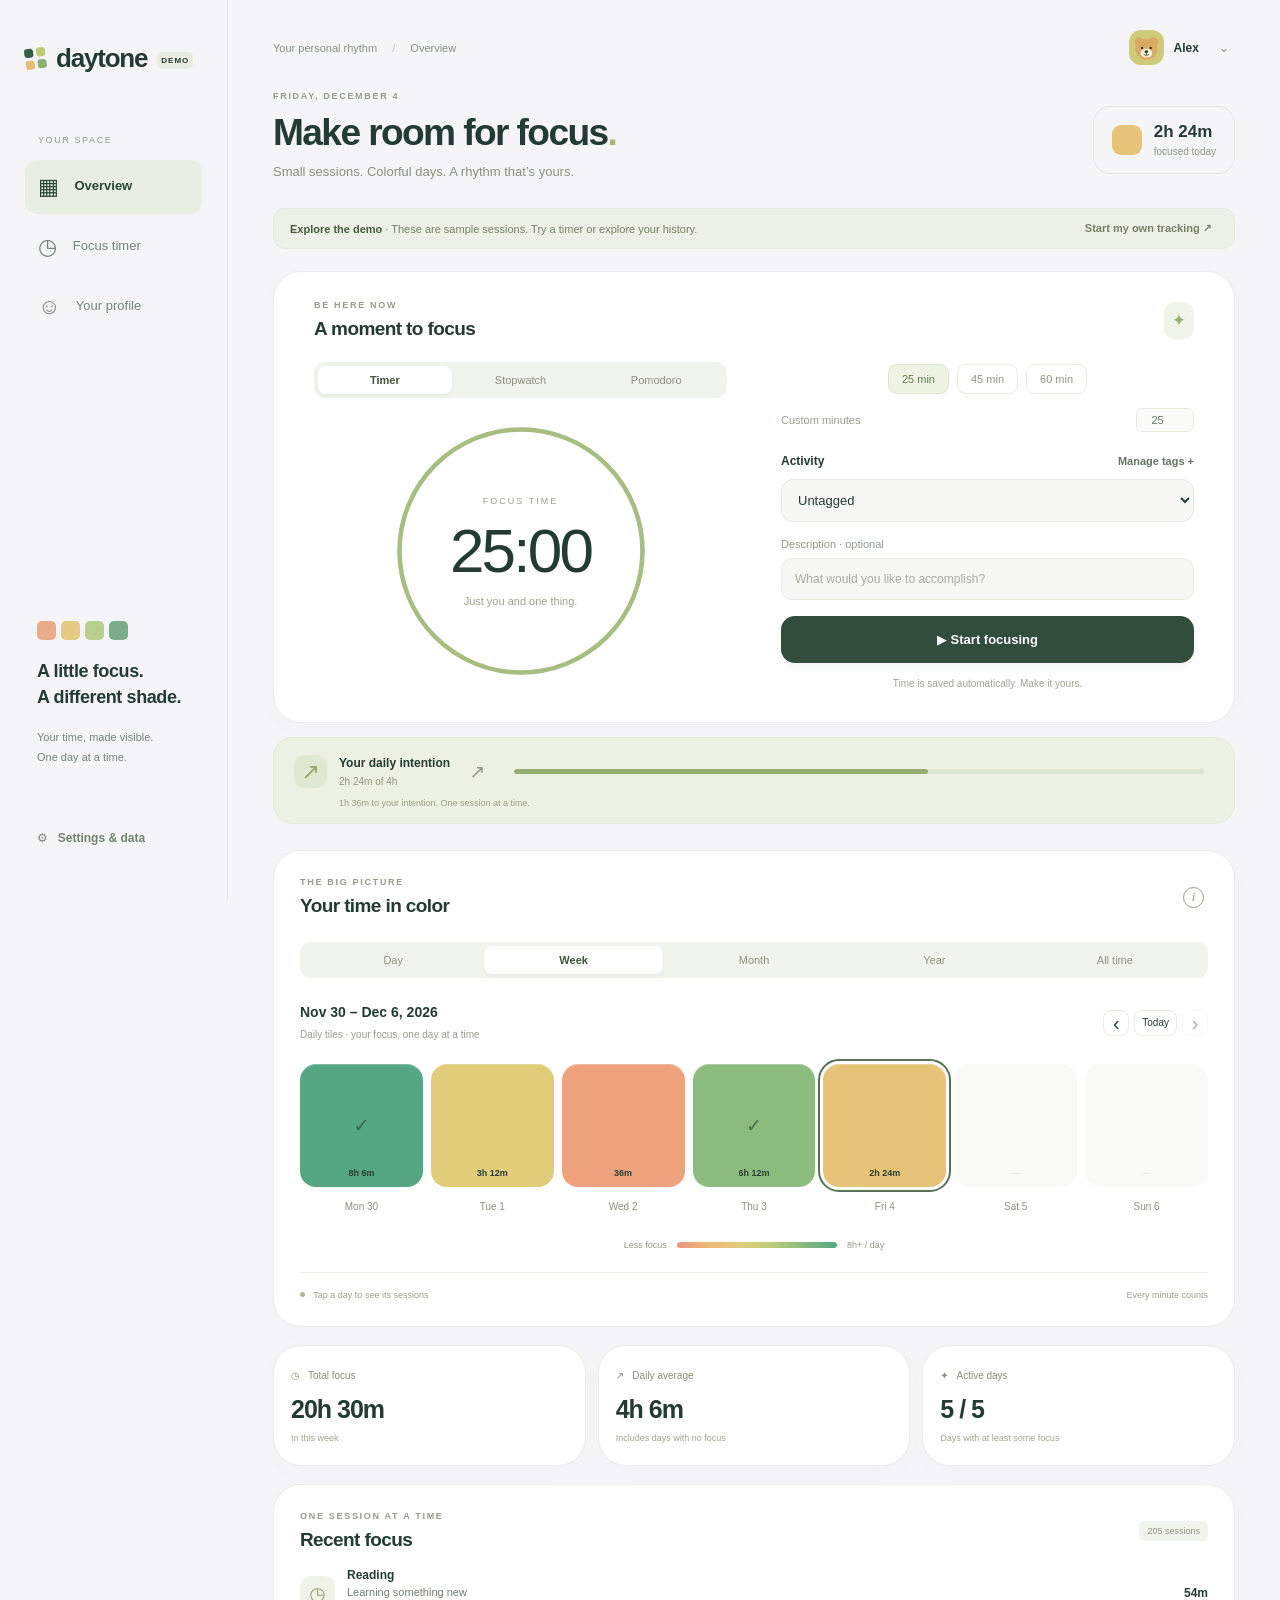
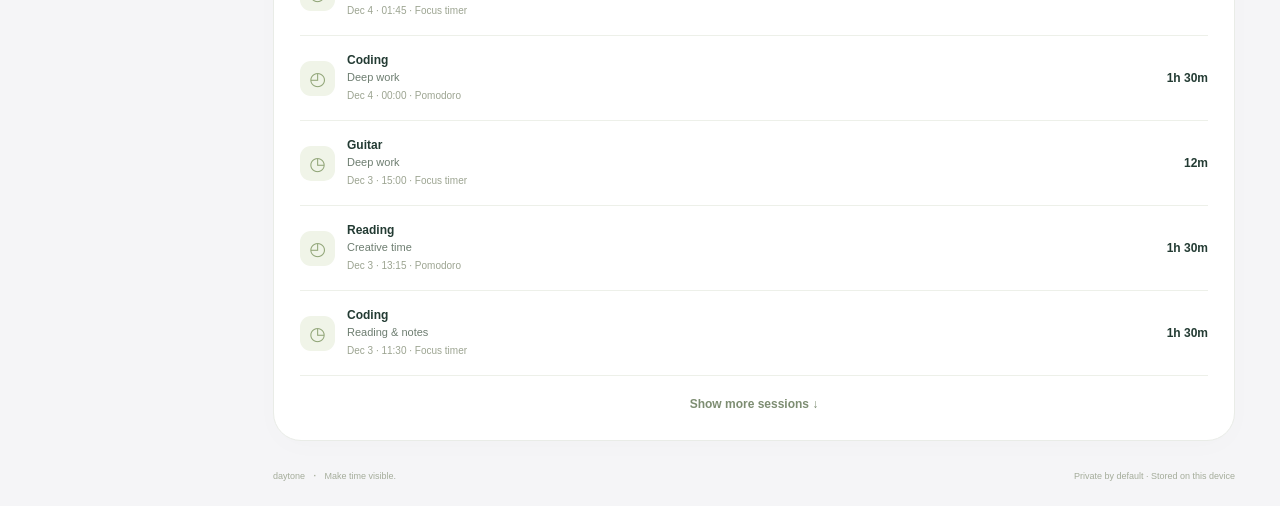
<file: DaytoneV2/source/index.html>
<!doctype html>
<html lang="en"><head><meta charset="utf-8"><meta name="viewport" content="width=device-width,initial-scale=1"><title>Daytone · Make time visible</title><link rel="stylesheet" href="style.css"></head>
<body><div class="app"><aside class="sidebar"><a class="brand" href="#"><span class="brandmark"><i></i><i></i><i></i><i></i></span>daytone<span class="beta">DEMO</span></a><div class="navlabel">YOUR SPACE</div><button class="nav active" id="overviewNav"><span>▦</span> Overview</button><button class="nav" id="focusNav"><span>◷</span> Focus timer</button><button class="nav" id="profileNav"><span>☺</span> Your profile</button><div class="sidebottom"><div class="tinytiles"><i></i><i></i><i></i><i></i></div><h3>A little focus.<br>A different shade.</h3><p>Your time, made visible.<br>One day at a time.</p><button class="textbutton" id="settingsNav">⚙ &nbsp; Settings & data</button></div></aside>
<main><header><div class="breadcrumb">Your personal rhythm <span>/</span> Overview</div><button class="profile" id="profileButton"><span class="avatar" id="avatar"></span><span id="profileName"></span><span class="chevron">⌄</span></button></header><div class="welcome"><div><div class="eyebrow" id="todayDate"></div><h1>Make room for focus<span>.</span></h1><p>Small sessions. Colorful days. A rhythm that’s yours.</p></div><div class="todaychip"><i id="todayDot"></i><span><b id="todayAmount">0m</b><small>focused today</small></span></div></div>
<div class="demo-banner" id="demoBanner"><span><b>Explore the demo</b> · These are sample sessions. Try a timer or explore your history.</span><button id="useReal">Start my own tracking ↗</button></div><div class="real-banner" id="realBanner" hidden>YOUR TRACKING · Saved on this device</div>
<div class="layout"><div class="rightcol"><section class="card timer" id="timerCard"><div class="sectionhead"><div><div class="eyebrow">BE HERE NOW</div><h2>A moment to focus</h2></div><span class="spark">✦</span></div><div class="segmented timerModes" id="modes"><button data-mode="countdown" class="selected">Timer</button><button data-mode="infinite">Stopwatch</button><button data-mode="pomodoro">Pomodoro</button></div><div class="timerFace" id="timerFace"><svg viewBox="0 0 240 240" aria-hidden="true"><circle cx="120" cy="120" r="108" class="track"/><circle cx="120" cy="120" r="108" class="progress" id="progress"/></svg><div><span class="phase" id="phase">FOCUS TIME</span><strong id="clock">25:00</strong><span class="timerCaption" id="timerCaption">Just you and one thing.</span></div></div><div class="focusControls"><div id="timerConfig"><div id="durationConfig"><div class="presets"><button data-min="25" class="selected">25 min</button><button data-min="45">45 min</button><button data-min="60">60 min</button></div><div class="custom"><label for="workMinutes" id="workLabel">Custom minutes</label><input id="workMinutes" type="number" min="1" max="480" value="25"></div></div><div class="custom" id="breakConfig" hidden><label for="breakMinutes">Break minutes</label><input id="breakMinutes" type="number" min="1" max="120" value="5"></div><div class="custom" id="roundConfig" hidden><label for="rounds">Focus rounds</label><input id="rounds" type="number" min="1" max="12" value="4"></div></div><div class="tagheading"><label for="activityTag">Activity</label><button id="manageTags" class="textbutton">Manage tags +</button></div><select id="activityTag" aria-label="Activity tag"></select><label class="tasklabel" for="task">Description <span>· optional</span></label><input class="taskinput" id="task" maxlength="80" placeholder="What would you like to accomplish?"><div class="timerActions"><button class="primary" id="start">▶ &nbsp; Start focusing</button><button class="secondary" id="finish" hidden>Finish & save</button></div><p class="timerNote" id="timerNote">Time is saved automatically. Make it yours.</p></div></section>
<section class="goalcard"><div class="goalicon">↗</div><div><h3>Your daily intention</h3><p><b id="goalDone"></b> of <b id="goalAmount"></b></p></div><button class="iconbutton" id="editGoal" aria-label="Edit daily goal">↗</button><div class="goalbar"><i id="goalBar"></i></div><small id="goalNote"></small></section><div class="quietnote">You’re more than your productive hours.<br>Rest belongs in your rhythm, too.</div></div><div class="leftcol"><section class="card activity"><div class="sectionhead"><div><div class="eyebrow">THE BIG PICTURE</div><h2>Your time in color</h2></div><button class="iconbutton" id="colorInfo" aria-label="How colors work">i</button></div><div class="segmented" id="ranges"><button data-range="day">Day</button><button data-range="week" class="selected">Week</button><button data-range="month">Month</button><button data-range="year">Year</button><button data-range="all">All time</button></div><div class="period"><div><h3 id="periodTitle"></h3><small id="periodSub"></small></div><div class="arrows"><button id="previous" aria-label="Previous period">‹</button><button id="goToday">Today</button><button id="next" aria-label="Next period">›</button></div></div><div id="tiles" class="tiles"></div><div class="legend"><span>Less focus</span><div class="scale"></div><span>8h+ / day</span></div><div class="activityfoot"><span><i class="liveDot"></i> <span id="tileHint">Tap a day to see its sessions</span></span><span>Every minute counts</span></div></section>
<div class="statgrid"><section class="card stat"><span class="statlabel">◷ &nbsp; Total focus</span><strong id="totalStat"></strong><small id="totalSub"></small></section><section class="card stat"><span class="statlabel">↗ &nbsp; Daily average</span><strong id="averageStat"></strong><small>Includes days with no focus</small></section><section class="card stat"><span class="statlabel">✦ &nbsp; Active days</span><strong id="daysStat"></strong><small id="daysSub"></small></section></div>
<section class="card sessions"><div class="sectionhead"><div><div class="eyebrow">ONE SESSION AT A TIME</div><h2>Recent focus</h2></div><span class="pill" id="sessionCount"></span></div><div id="sessionList"></div><button class="textbutton" id="moreSessions">Show more sessions ↓</button></section></div>
</div><footer><span>daytone <b>·</b> Make time visible.</span><span>Private by default · Stored on this device</span></footer></main></div><dialog id="modal"><button class="close" id="closeModal" aria-label="Close dialog">×</button><div id="modalBody"></div></dialog><nav class="mobileNav" aria-label="Main navigation"><button id="mobileOverview">▦<span>Overview</span></button><button id="mobileFocus">◷<span>Focus</span></button><button id="mobileSettings">⚙<span>Settings</span></button></nav><div id="toast" role="status"></div><script src="core.js"></script><script src="app.js"></script></body></html>
</file>
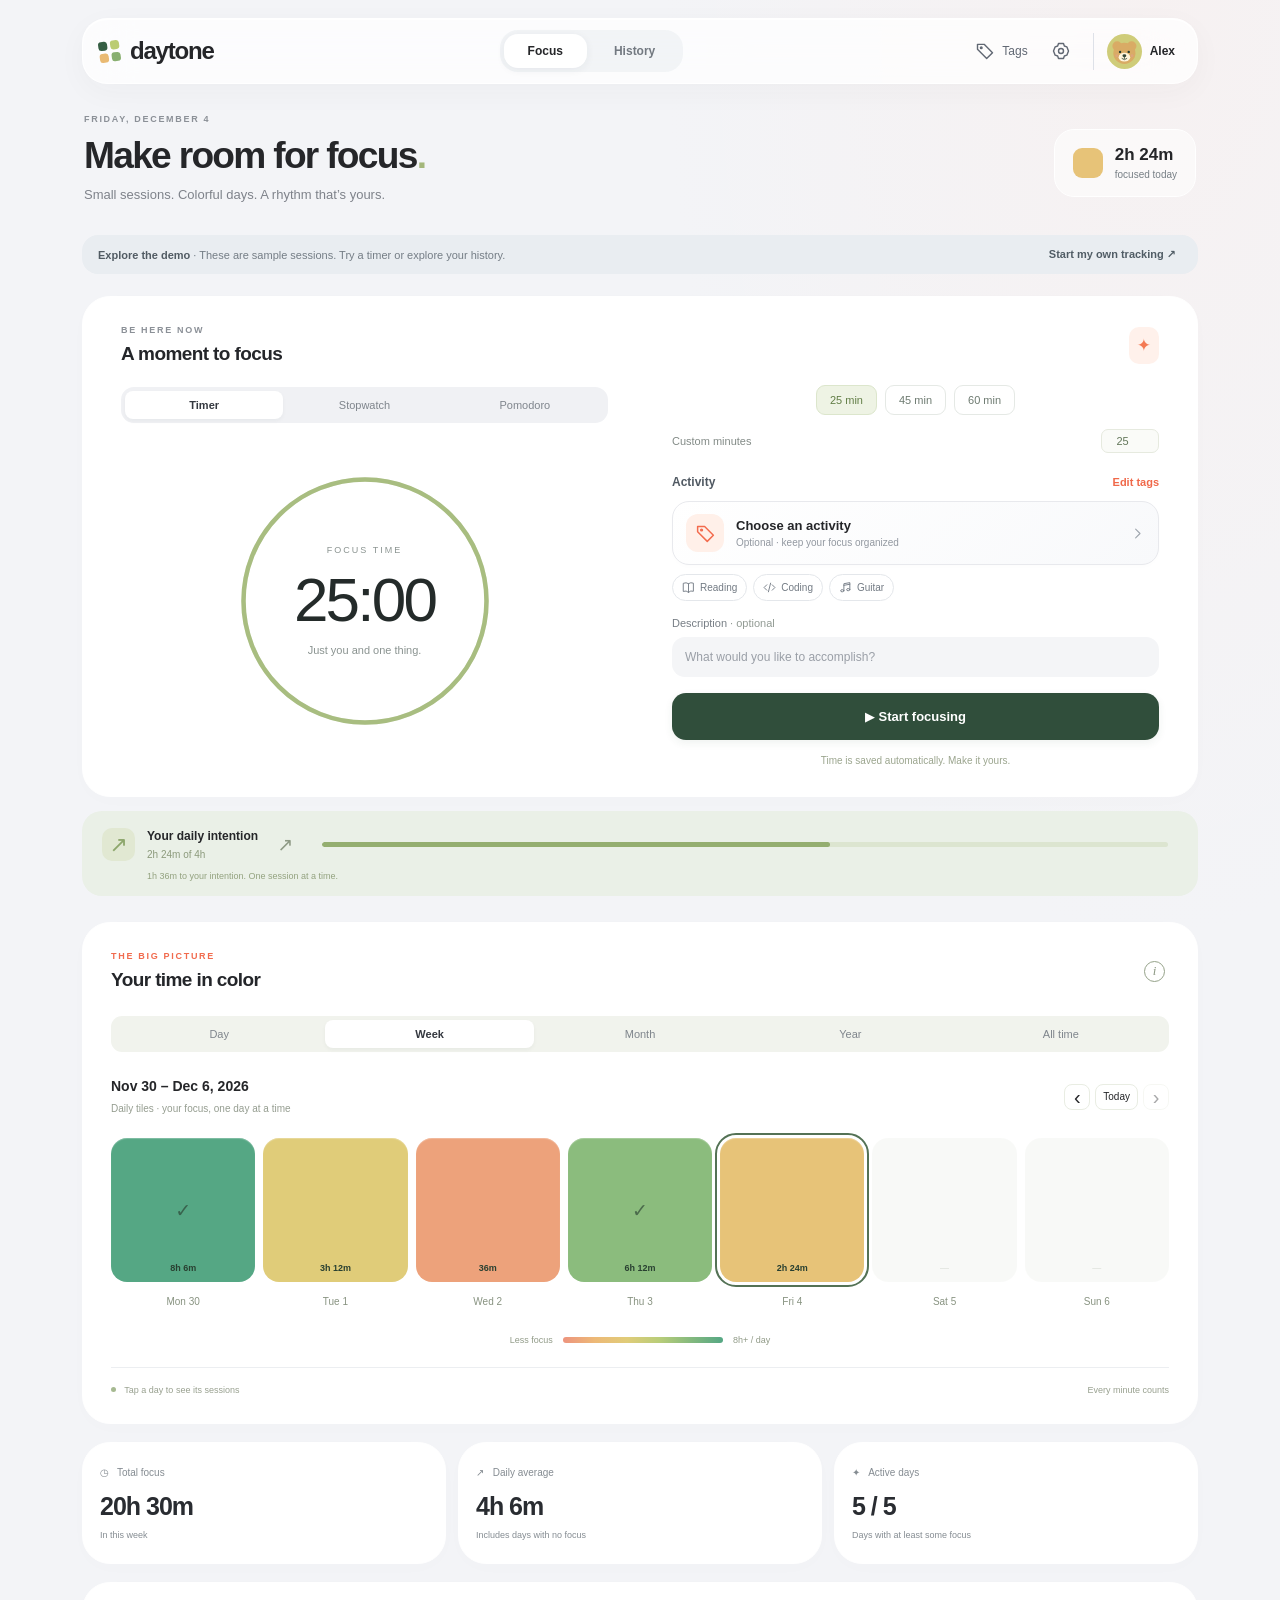
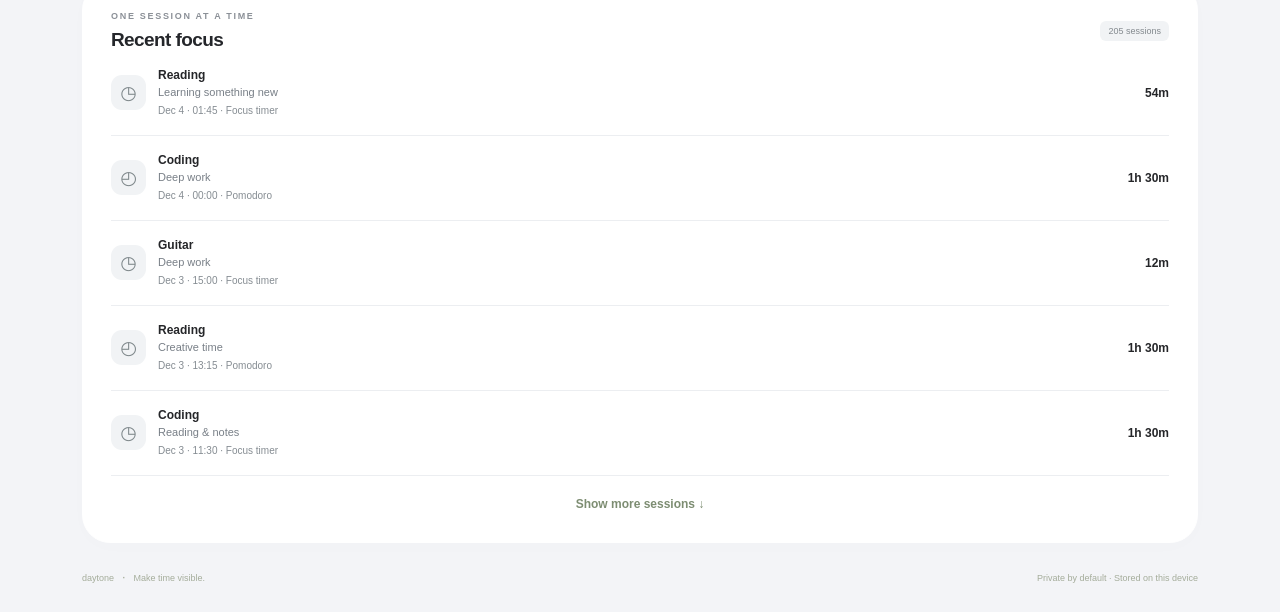
<file: DaytoneV3/source/index.html>
<!doctype html>
<html lang="en"><head><meta charset="utf-8"><meta name="viewport" content="width=device-width,initial-scale=1"><title>Daytone · Make time visible</title><link rel="stylesheet" href="style.css"></head>
<body><div class="app"><main><header class="appbar"><a class="brand" href="#" aria-label="Daytone home"><span class="brandmark"><i></i><i></i><i></i><i></i></span>daytone</a><nav class="sectionnav" aria-label="Jump to section"><button class="active" id="focusNav" aria-current="location">Focus</button><button id="overviewNav">History</button></nav><div class="toolbarActions"><button class="toolbarButton" id="tagsNav" aria-label="Manage activity tags"><span data-icon="tag"></span><span class="toolbarLabel">Tags</span></button><button class="toolbarButton" id="settingsNav" aria-label="Settings"><span data-icon="settings"></span></button><button class="profile" id="profileButton" aria-label="Your profile"><span class="avatar" id="avatar"></span><span id="profileName"></span></button></div></header><div class="welcome"><div><div class="eyebrow" id="todayDate"></div><h1>Make room for focus<span>.</span></h1><p>Small sessions. Colorful days. A rhythm that’s yours.</p></div><div class="todaychip"><i id="todayDot"></i><span><b id="todayAmount">0m</b><small>focused today</small></span></div></div>
<div class="demo-banner" id="demoBanner"><span><b>Explore the demo</b> · These are sample sessions. Try a timer or explore your history.</span><button id="useReal">Start my own tracking ↗</button></div><div class="real-banner" id="realBanner" hidden>YOUR TRACKING · Saved on this device</div>
<div class="layout"><div class="rightcol"><section class="card timer" id="timerCard"><div class="sectionhead"><div><div class="eyebrow">BE HERE NOW</div><h2>A moment to focus</h2></div><span class="spark">✦</span></div><div class="segmented timerModes" id="modes"><button data-mode="countdown" class="selected">Timer</button><button data-mode="infinite">Stopwatch</button><button data-mode="pomodoro">Pomodoro</button></div><div class="timerFace" id="timerFace"><svg viewBox="0 0 240 240" aria-hidden="true"><circle cx="120" cy="120" r="108" class="track"/><circle cx="120" cy="120" r="108" class="progress" id="progress"/></svg><div><span class="phase" id="phase">FOCUS TIME</span><strong id="clock">25:00</strong><span class="timerCaption" id="timerCaption">Just you and one thing.</span></div></div><div class="focusControls"><div id="timerConfig"><div id="durationConfig"><div class="presets"><button data-min="25" class="selected">25 min</button><button data-min="45">45 min</button><button data-min="60">60 min</button></div><div class="custom"><label for="workMinutes" id="workLabel">Custom minutes</label><input id="workMinutes" type="number" min="1" max="480" value="25"></div></div><div class="custom" id="breakConfig" hidden><label for="breakMinutes">Break minutes</label><input id="breakMinutes" type="number" min="1" max="120" value="5"></div><div class="custom" id="roundConfig" hidden><label for="rounds">Focus rounds</label><input id="rounds" type="number" min="1" max="12" value="4"></div></div><div class="tagheading"><label for="tagPickerButton">Activity</label><button id="manageTags" class="textbutton">Edit tags</button></div><input type="hidden" id="activityTag"><button class="activityPicker" id="tagPickerButton" aria-haspopup="dialog"><span class="activityGlyph" id="chosenTagIcon"></span><span class="chosenTag"><b id="chosenTagName">Choose an activity</b><small id="chosenTagNote">Give this time a purpose</small></span><span data-icon="chevron"></span></button><div class="quickTags" id="quickTags" aria-label="Quick activity choices"></div><label class="tasklabel" for="task">Description <span>· optional</span></label><input class="taskinput" id="task" maxlength="80" placeholder="What would you like to accomplish?"><div class="timerActions"><button class="primary" id="start">▶ &nbsp; Start focusing</button><button class="secondary" id="finish" hidden>Finish & save</button></div><p class="timerNote" id="timerNote">Time is saved automatically. Make it yours.</p></div></section>
<section class="goalcard"><div class="goalicon">↗</div><div><h3>Your daily intention</h3><p><b id="goalDone"></b> of <b id="goalAmount"></b></p></div><button class="iconbutton" id="editGoal" aria-label="Edit daily goal">↗</button><div class="goalbar"><i id="goalBar"></i></div><small id="goalNote"></small></section><div class="quietnote">You’re more than your productive hours.<br>Rest belongs in your rhythm, too.</div></div><div class="leftcol"><section class="card activity"><div class="sectionhead"><div><div class="eyebrow">THE BIG PICTURE</div><h2>Your time in color</h2></div><button class="iconbutton" id="colorInfo" aria-label="How colors work">i</button></div><div class="segmented" id="ranges"><button data-range="day">Day</button><button data-range="week" class="selected">Week</button><button data-range="month">Month</button><button data-range="year">Year</button><button data-range="all">All time</button></div><div class="period"><div><h3 id="periodTitle"></h3><small id="periodSub"></small></div><div class="arrows"><button id="previous" aria-label="Previous period">‹</button><button id="goToday">Today</button><button id="next" aria-label="Next period">›</button></div></div><div id="tiles" class="tiles"></div><div class="legend"><span>Less focus</span><div class="scale"></div><span>8h+ / day</span></div><div class="activityfoot"><span><i class="liveDot"></i> <span id="tileHint">Tap a day to see its sessions</span></span><span>Every minute counts</span></div></section>
<div class="statgrid"><section class="card stat"><span class="statlabel">◷ &nbsp; Total focus</span><strong id="totalStat"></strong><small id="totalSub"></small></section><section class="card stat"><span class="statlabel">↗ &nbsp; Daily average</span><strong id="averageStat"></strong><small>Includes days with no focus</small></section><section class="card stat"><span class="statlabel">✦ &nbsp; Active days</span><strong id="daysStat"></strong><small id="daysSub"></small></section></div>
<section class="card sessions"><div class="sectionhead"><div><div class="eyebrow">ONE SESSION AT A TIME</div><h2>Recent focus</h2></div><span class="pill" id="sessionCount"></span></div><div id="sessionList"></div><button class="textbutton" id="moreSessions">Show more sessions ↓</button></section></div>
</div><footer><span>daytone <b>·</b> Make time visible.</span><span>Private by default · Stored on this device</span></footer></main></div><dialog id="modal"><button class="close" id="closeModal" aria-label="Close dialog">×</button><div id="modalBody"></div></dialog><nav class="mobileNav" aria-label="Section shortcuts and tools"><button id="mobileFocus" class="active"><span data-icon="timer"></span><span>Focus</span></button><button id="mobileOverview"><span data-icon="chart"></span><span>History</span></button><button id="mobileTags"><span data-icon="tag"></span><span>Tags</span></button></nav><div id="toast" role="status"></div><script src="core.js"></script><script src="app.js"></script></body></html>
</file>
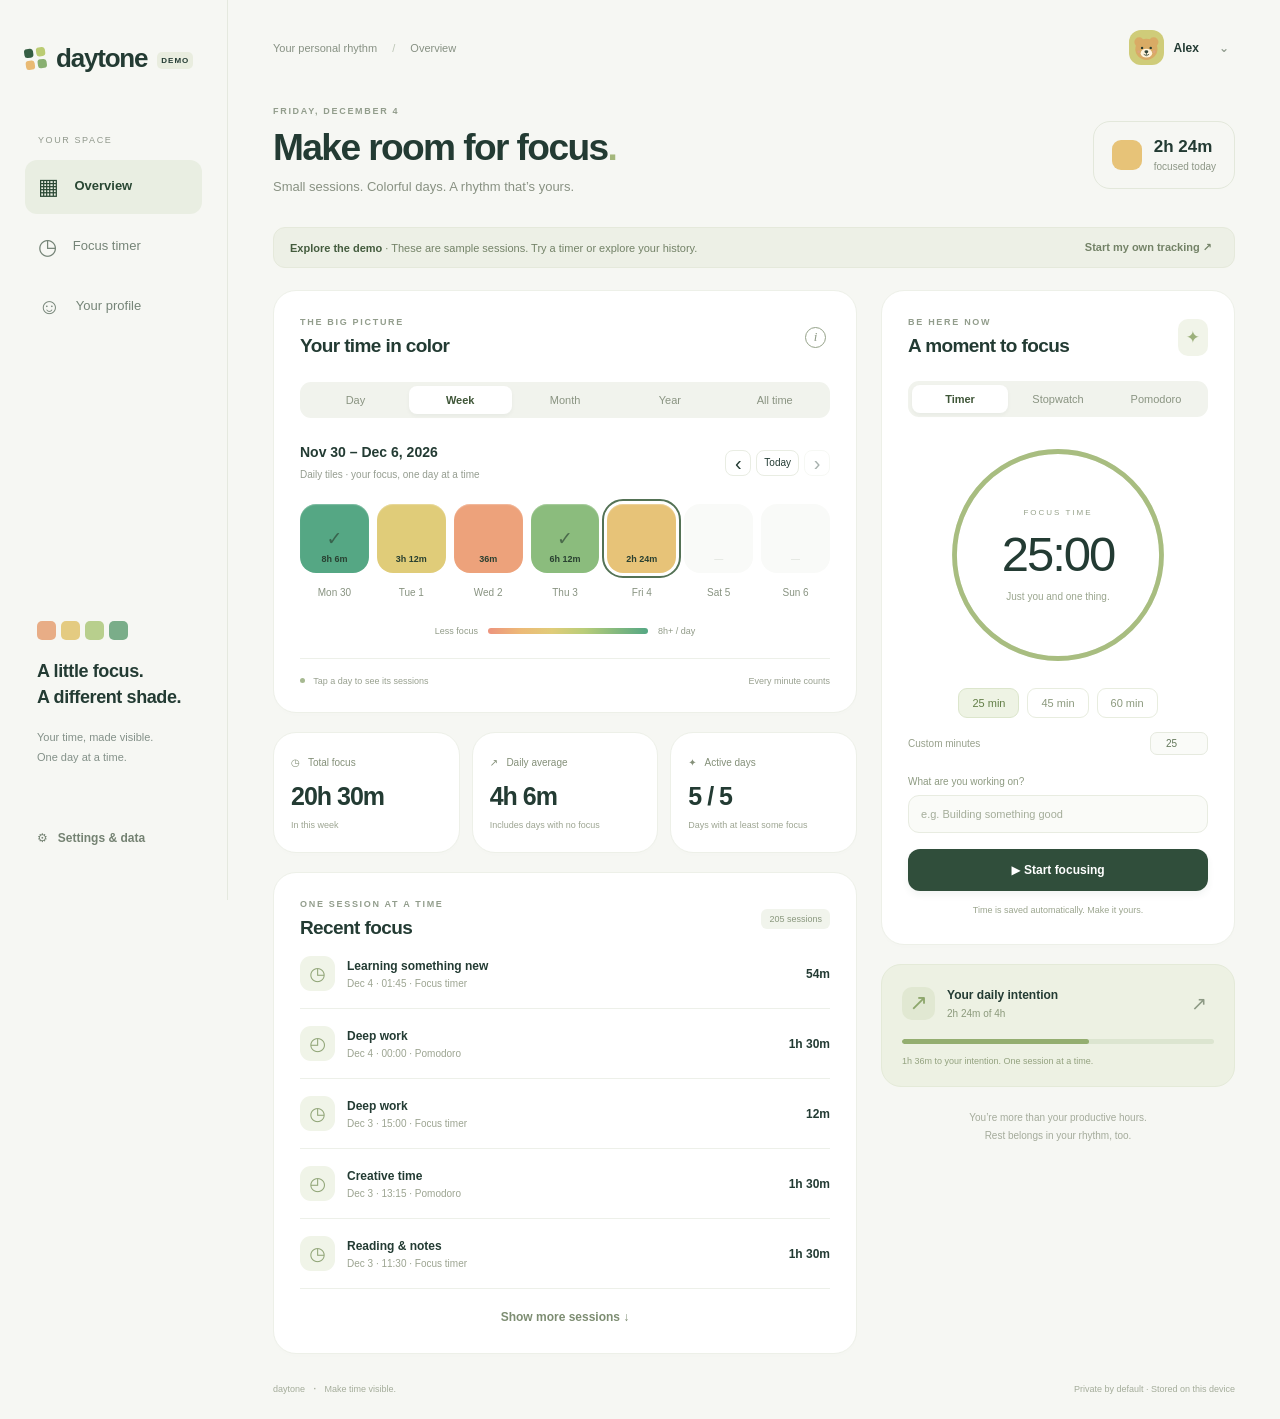
<file: DaytoneV1/Daytone/source/index.html>
<!doctype html>
<html lang="en"><head><meta charset="utf-8"><meta name="viewport" content="width=device-width,initial-scale=1"><title>Daytone · Make time visible</title><link rel="stylesheet" href="style.css"></head>
<body><div class="app"><aside class="sidebar"><a class="brand" href="#"><span class="brandmark"><i></i><i></i><i></i><i></i></span>daytone<span class="beta">DEMO</span></a><div class="navlabel">YOUR SPACE</div><button class="nav active" id="overviewNav"><span>▦</span> Overview</button><button class="nav" id="focusNav"><span>◷</span> Focus timer</button><button class="nav" id="profileNav"><span>☺</span> Your profile</button><div class="sidebottom"><div class="tinytiles"><i></i><i></i><i></i><i></i></div><h3>A little focus.<br>A different shade.</h3><p>Your time, made visible.<br>One day at a time.</p><button class="textbutton" id="settingsNav">⚙ &nbsp; Settings & data</button></div></aside>
<main><header><div class="breadcrumb">Your personal rhythm <span>/</span> Overview</div><button class="profile" id="profileButton"><span class="avatar" id="avatar"></span><span id="profileName"></span><span class="chevron">⌄</span></button></header><div class="welcome"><div><div class="eyebrow" id="todayDate"></div><h1>Make room for focus<span>.</span></h1><p>Small sessions. Colorful days. A rhythm that’s yours.</p></div><div class="todaychip"><i id="todayDot"></i><span><b id="todayAmount">0m</b><small>focused today</small></span></div></div>
<div class="demo-banner" id="demoBanner"><span><b>Explore the demo</b> · These are sample sessions. Try a timer or explore your history.</span><button id="useReal">Start my own tracking ↗</button></div><div class="real-banner" id="realBanner" hidden>YOUR TRACKING · Saved on this device</div>
<div class="layout"><div class="leftcol"><section class="card activity"><div class="sectionhead"><div><div class="eyebrow">THE BIG PICTURE</div><h2>Your time in color</h2></div><button class="iconbutton" id="colorInfo" aria-label="How colors work">i</button></div><div class="segmented" id="ranges"><button data-range="day">Day</button><button data-range="week" class="selected">Week</button><button data-range="month">Month</button><button data-range="year">Year</button><button data-range="all">All time</button></div><div class="period"><div><h3 id="periodTitle"></h3><small id="periodSub"></small></div><div class="arrows"><button id="previous" aria-label="Previous period">‹</button><button id="goToday">Today</button><button id="next" aria-label="Next period">›</button></div></div><div id="tiles" class="tiles"></div><div class="legend"><span>Less focus</span><div class="scale"></div><span>8h+ / day</span></div><div class="activityfoot"><span><i class="liveDot"></i> <span id="tileHint">Tap a day to see its sessions</span></span><span>Every minute counts</span></div></section>
<div class="statgrid"><section class="card stat"><span class="statlabel">◷ &nbsp; Total focus</span><strong id="totalStat"></strong><small id="totalSub"></small></section><section class="card stat"><span class="statlabel">↗ &nbsp; Daily average</span><strong id="averageStat"></strong><small>Includes days with no focus</small></section><section class="card stat"><span class="statlabel">✦ &nbsp; Active days</span><strong id="daysStat"></strong><small id="daysSub"></small></section></div>
<section class="card sessions"><div class="sectionhead"><div><div class="eyebrow">ONE SESSION AT A TIME</div><h2>Recent focus</h2></div><span class="pill" id="sessionCount"></span></div><div id="sessionList"></div><button class="textbutton" id="moreSessions">Show more sessions ↓</button></section></div>
<div class="rightcol"><section class="card timer" id="timerCard"><div class="sectionhead"><div><div class="eyebrow">BE HERE NOW</div><h2>A moment to focus</h2></div><span class="spark">✦</span></div><div class="segmented timerModes" id="modes"><button data-mode="countdown" class="selected">Timer</button><button data-mode="infinite">Stopwatch</button><button data-mode="pomodoro">Pomodoro</button></div><div class="timerFace" id="timerFace"><svg viewBox="0 0 240 240" aria-hidden="true"><circle cx="120" cy="120" r="108" class="track"/><circle cx="120" cy="120" r="108" class="progress" id="progress"/></svg><div><span class="phase" id="phase">FOCUS TIME</span><strong id="clock">25:00</strong><span class="timerCaption" id="timerCaption">Just you and one thing.</span></div></div><div id="timerConfig"><div id="durationConfig"><div class="presets"><button data-min="25" class="selected">25 min</button><button data-min="45">45 min</button><button data-min="60">60 min</button></div><div class="custom"><label for="workMinutes" id="workLabel">Custom minutes</label><input id="workMinutes" type="number" min="1" max="480" value="25"></div></div><div class="custom" id="breakConfig" hidden><label for="breakMinutes">Break minutes</label><input id="breakMinutes" type="number" min="1" max="120" value="5"></div><div class="custom" id="roundConfig" hidden><label for="rounds">Focus rounds</label><input id="rounds" type="number" min="1" max="12" value="4"></div></div><label class="tasklabel" for="task">What are you working on?</label><input class="taskinput" id="task" maxlength="80" placeholder="e.g. Building something good"><div class="timerActions"><button class="primary" id="start">▶ &nbsp; Start focusing</button><button class="secondary" id="finish" hidden>Finish & save</button></div><p class="timerNote" id="timerNote">Time is saved automatically. Make it yours.</p></section>
<section class="goalcard"><div class="goalicon">↗</div><div><h3>Your daily intention</h3><p><b id="goalDone"></b> of <b id="goalAmount"></b></p></div><button class="iconbutton" id="editGoal" aria-label="Edit daily goal">↗</button><div class="goalbar"><i id="goalBar"></i></div><small id="goalNote"></small></section><div class="quietnote">You’re more than your productive hours.<br>Rest belongs in your rhythm, too.</div></div></div><footer><span>daytone <b>·</b> Make time visible.</span><span>Private by default · Stored on this device</span></footer></main></div><dialog id="modal"><button class="close" id="closeModal" aria-label="Close dialog">×</button><div id="modalBody"></div></dialog><nav class="mobileNav" aria-label="Main navigation"><button id="mobileOverview">▦<span>Overview</span></button><button id="mobileFocus">◷<span>Focus</span></button><button id="mobileSettings">⚙<span>Settings</span></button></nav><div id="toast" role="status"></div><script src="core.js"></script><script src="app.js"></script></body></html>
</file>
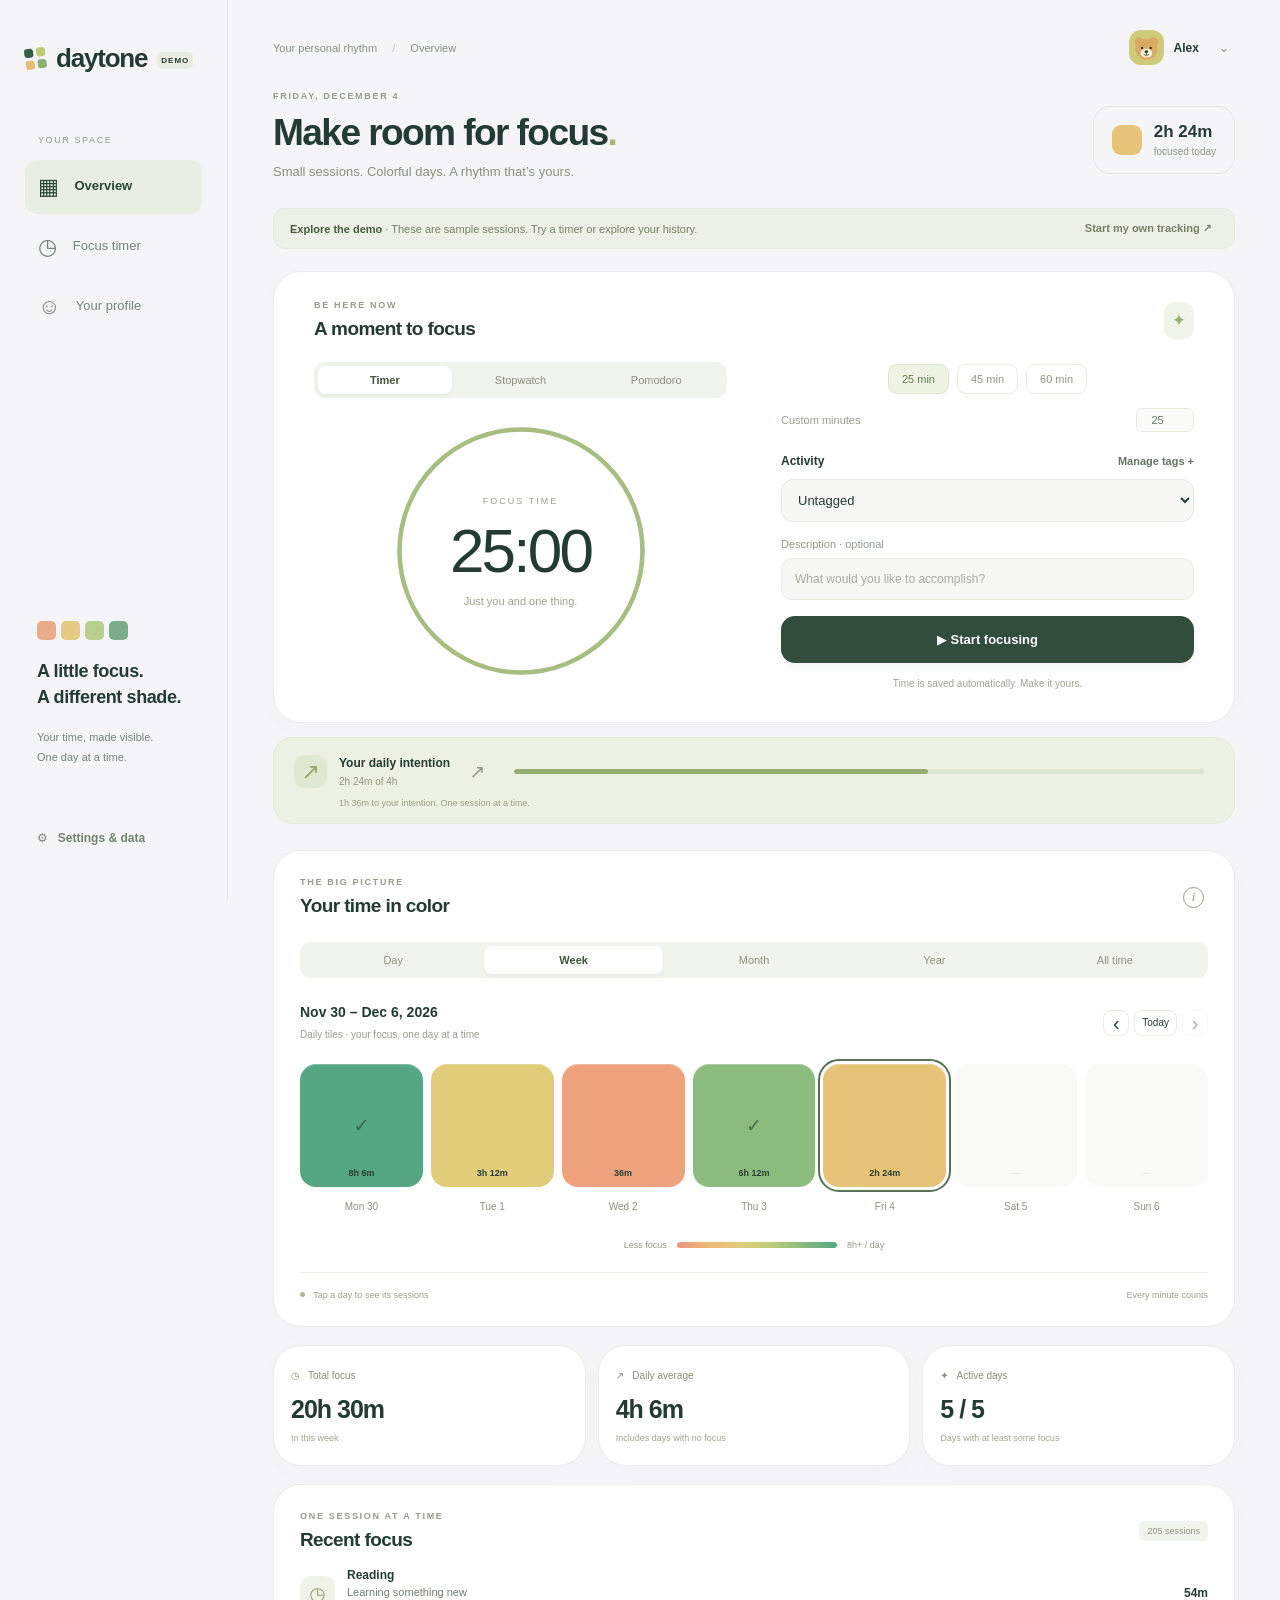
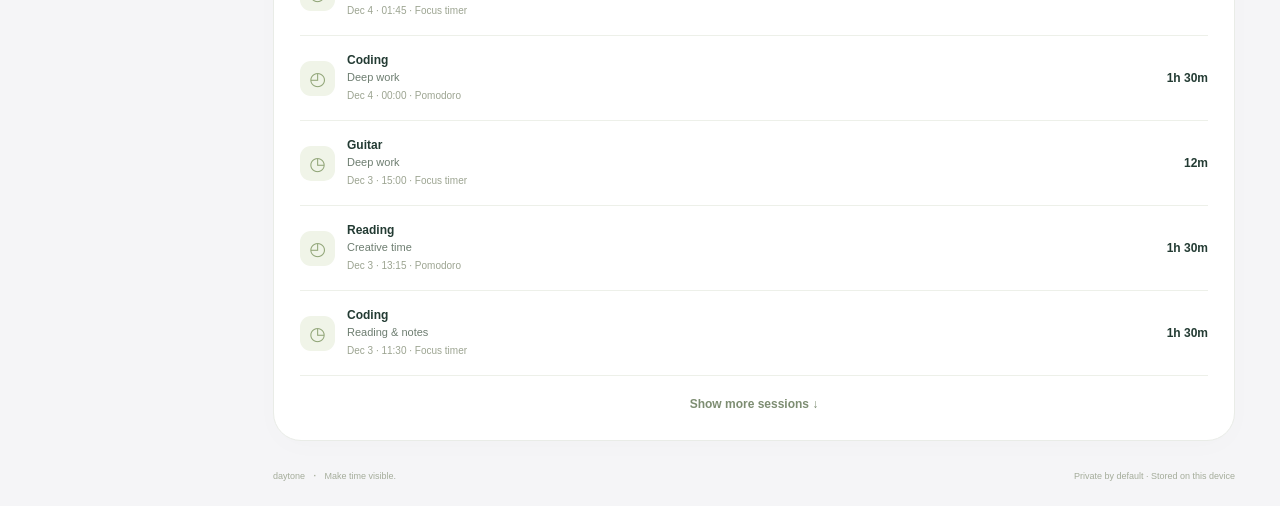
<file: DaytoneV2/Daytone.html>
<!doctype html>
<html lang="en"><head><meta charset="utf-8"><meta name="viewport" content="width=device-width,initial-scale=1"><title>Daytone · Make time visible</title><style>:root{--ink:#233b33;--muted:#839088;--green:#294e3c;--paper:#f6f7f3;--line:#edf0e9}*{box-sizing:border-box}body{margin:0;background:var(--paper);color:var(--ink);font:14px -apple-system,BlinkMacSystemFont,'Segoe UI',Arial,'DejaVu Sans',sans-serif}button,input,select{font:inherit}button{cursor:pointer;color:inherit;border:0;background:none;transition:background .16s,transform .16s}button:hover{filter:brightness(.97)}button:active{transform:scale(.98)}button:disabled{cursor:default;opacity:.4}button:focus-visible,a:focus-visible{outline:3px solid #559875;outline-offset:3px}input:focus{outline:2px solid #75a786}a{color:inherit;text-decoration:none}[hidden]{display:none!important}.app{max-width:1700px;display:flex;margin:auto;min-height:100vh}.sidebar{width:228px;flex-shrink:0;padding:43px 25px;border-right:1px solid #e5e9df;display:flex;flex-direction:column;position:sticky;top:0;height:100vh}.brand{display:flex;align-items:center;gap:10px;font-size:26px;letter-spacing:-1.2px;font-weight:750}.brandmark{display:grid;grid-template-columns:repeat(2,9px);gap:3px;transform:rotate(-8deg)}.brandmark i{height:9px;border-radius:3px;background:#355e43}.brandmark i:nth-child(2){background:#bbcc72}.brandmark i:nth-child(3){background:#e9ba73}.brandmark i:nth-child(4){background:#88af70}.beta{font-size:8px;letter-spacing:1px;background:#e9eddf;border-radius:5px;padding:4px;margin-top:4px}.navlabel{font-size:9px;letter-spacing:1.6px;color:#91998d;margin:61px 13px 15px}.nav{text-align:left;padding:14px 13px;border-radius:12px;font-size:13px;margin-bottom:6px;color:#758477}.nav span{font-size:22px;display:inline-block;vertical-align:middle;margin-right:12px}.nav.active{background:#e9eee2;color:#294733;font-weight:650}.sidebottom{margin-top:auto;padding:40px 12px 0}.tinytiles{display:flex;gap:5px}.tinytiles i{height:19px;width:19px;border-radius:5px;background:#e8ad86}.tinytiles i:nth-child(2){background:#e4cb81}.tinytiles i:nth-child(3){background:#b8cf8d}.tinytiles i:nth-child(4){background:#7aad89}.sidebottom h3{font-size:18px;line-height:1.45;font-weight:550;letter-spacing:-.4px}.sidebottom p{font-size:11px;line-height:1.8;color:var(--muted)}.textbutton{font-size:12px;font-weight:600;padding:12px 0}.sidebottom .textbutton{margin-top:40px;color:#748272}main{padding:29px 45px 20px;min-width:0;flex:1}header{display:flex;justify-content:space-between;align-items:center}.breadcrumb{font-size:11px;color:#879183}.breadcrumb span{padding:0 12px;color:#bdc6b6}.profile{display:flex;align-items:center;gap:10px;font-size:12px;font-weight:600}.avatar{width:35px;height:35px;display:grid;place-items:center;border-radius:12px;font-size:24px}.chevron{color:#8f9b8d;padding-left:10px}.welcome{display:flex;align-items:center;justify-content:space-between;margin:40px 0 24px}.eyebrow{font-size:9px;letter-spacing:1.7px;font-weight:650;color:#929d8c}h1{font-size:clamp(25px,2.9vw,39px);letter-spacing:-1.6px;font-weight:600;margin:10px 0}h1 span{color:#a4b77b}.welcome p{font-size:13px;color:#889182;margin:9px 0}.todaychip{display:flex;align-items:center;gap:12px;border:1px solid #e3e8db;border-radius:17px;padding:15px 18px}.todaychip i{width:30px;height:30px;border-radius:9px}.todaychip b{display:block;font-size:17px;font-weight:600}.todaychip small{font-size:10px;color:#8c9685}.demo-banner{display:flex;align-items:center;justify-content:space-between;gap:15px;font-size:11px;background:#edf0e6;border:1px solid #e5e9db;padding:12px 16px;border-radius:12px;margin-bottom:22px;color:#738267}.demo-banner b{color:#445c3e}.demo-banner button{font-size:11px;font-weight:650;white-space:nowrap}.real-banner{font-size:9px;letter-spacing:1.5px;color:#84917b;margin-bottom:20px}.layout{display:grid;grid-template-columns:minmax(0,1.65fr) minmax(290px,1fr);gap:24px}.card{background:#fff;border:1px solid #edf0e8;border-radius:23px;box-shadow:0 3px 6px #28402102}.activity,.sessions,.timer{padding:26px}.sectionhead{display:flex;align-items:center;justify-content:space-between}.sectionhead h2{font-size:19px;letter-spacing:-.6px;font-weight:600;margin:8px 0 0}.iconbutton{font-size:19px;color:#8d9984;padding:7px}.segmented{padding:4px;background:#f1f3ed;border-radius:11px;display:flex;margin-top:25px;gap:2px}.segmented button{flex:1;padding:8px 3px;border-radius:8px;font-size:11px;color:#8a9482;white-space:nowrap}.segmented button.selected{background:#fff;box-shadow:0 2px 4px #2035260b;color:#3f5638;font-weight:600}.period{display:flex;justify-content:space-between;align-items:center;margin:26px 0 23px}.period h3{font-size:14px;font-weight:600;margin:0 0 5px}.period small{font-size:10px;color:#959d90}.arrows{display:flex;align-items:center;gap:5px}.arrows button{border:1px solid #e9ede3;border-radius:8px;height:26px;min-width:26px;font-size:20px}.arrows button#goToday{font-size:10px;padding:0 7px}.tiles{display:grid;gap:8px;grid-template-columns:repeat(7,minmax(0,1fr))}.tile{min-width:0}.tilebox{aspect-ratio:1;border-radius:16px;background:var(--tile);box-shadow:inset 0 1px 1px #ffffff45;display:flex;align-items:center;justify-content:center;position:relative;width:100%;color:#294031;font-weight:600}.tilebox:hover{transform:translateY(-3px)}.tile.today .tilebox{outline:2px solid #547255;outline-offset:3px}.tilebox .check{font-size:19px;opacity:.65}.tilebox .tilevalue{position:absolute;bottom:9px;font-size:9px;font-weight:550}.tilelabel{text-align:center;display:block;color:#889381;font-size:10px;margin-top:14px}.tilelabel b{color:#52664b;font-weight:600}.future .tilebox,.inactive .tilebox{background:#f0f2ed;box-shadow:none;color:#bdc4b7}.legend{display:flex;align-items:center;justify-content:center;gap:10px;font-size:9px;color:#919b88;margin:28px 0 22px}.scale{width:160px;height:6px;border-radius:9px;background:linear-gradient(90deg,#ed947e,#edb977,#e0cc79,#b9cd79,#84b97e,#55a784)}.activityfoot{display:flex;justify-content:space-between;border-top:1px solid var(--line);padding-top:17px;font-size:9px;color:#98a08f;gap:8px}.liveDot{display:inline-block;width:5px;height:5px;background:#a6b991;border-radius:50%;margin:0 6px 1px 0}.statgrid{display:grid;grid-template-columns:repeat(3,1fr);gap:12px;margin:19px 0}.stat{padding:20px 17px}.statlabel{font-size:10px;color:#849079}.stat strong{display:block;font-size:25px;font-weight:550;letter-spacing:-1px;margin:13px 0 8px}.stat small{font-size:9px;color:#9da592;line-height:1.5;display:block}.pill{border-radius:6px;background:#f1f4ec;color:#89977d;padding:5px 8px;font-size:9px}.sessionrow{display:flex;align-items:center;gap:12px;padding:17px 0;border-bottom:1px solid var(--line)}.sessionicon{width:35px;height:35px;background:#f0f4e8;display:grid;place-items:center;border-radius:11px;color:#92a679;font-size:19px}.sessiontext{flex:1;min-width:0}.sessiontext b{display:block;font-size:12px;font-weight:550;overflow:hidden;text-overflow:ellipsis;white-space:nowrap}.sessiontext small{display:block;color:#9ca491;font-size:10px;margin-top:5px}.sessiontime{font-size:12px;font-weight:600}.sessions .textbutton{display:block;margin:9px auto -9px;color:#7d8d72}.spark{background:#f1f4e9;border-radius:10px;color:#9cb07b;padding:8px;font-size:17px}.timerModes{margin-top:24px}.timerFace{width:230px;height:230px;position:relative;margin:23px auto 18px}.timerFace svg{width:100%;height:100%;transform:rotate(-90deg)}.timerFace circle{fill:none;stroke-width:5}.track{stroke:#edf1e7}.progress{stroke:#a8bd80;stroke-linecap:round;stroke-dasharray:678.584;stroke-dashoffset:0;transition:stroke-dashoffset .3s}.timerFace>div{position:absolute;inset:0;display:flex;flex-direction:column;align-items:center;justify-content:center}.phase{font-size:8px;letter-spacing:2px;color:#96a18a}.timerFace strong{font-weight:450;font-size:49px;font-variant-numeric:tabular-nums;letter-spacing:-2px;margin:9px 0}.timerCaption{font-size:10px;color:#9aa58e}.presets{display:flex;gap:8px;justify-content:center}.presets button{border:1px solid #e8eddf;padding:8px 13px;border-radius:9px;font-size:11px;color:#8b997d}.presets button.selected{background:#eef3e4;border-color:#dce6cc;color:#617d45}.custom{display:flex;align-items:center;justify-content:space-between;font-size:10px;color:#97a08b;margin-top:14px}.custom input{width:58px;padding:5px;border:1px solid #e6eadf;border-radius:7px;color:#63775a;text-align:center;background:#fafbf8}.tasklabel{display:block;margin-top:21px;font-size:10px;color:#8e9b82}.taskinput{margin-top:8px;border:1px solid #e8ece1;border-radius:11px;background:#fafbf8;width:100%;padding:12px;font-size:11px;color:#4a6140}.taskinput::placeholder{color:#a4ad9a}.primary{width:100%;border-radius:12px;background:#304e3b;color:#fff;padding:14px;font-size:12px;font-weight:550;margin-top:16px;box-shadow:0 4px 7px #294e3c10}.secondary{width:100%;border:1px solid #dce5d4;border-radius:12px;padding:11px;margin-top:9px;font-size:12px}.timerNote{text-align:center;color:#9ba58e;font-size:9px;line-height:1.5;margin:13px 0 0}.goalcard{background:#edf1e3;border:1px solid #e4ead8;border-radius:20px;padding:20px;display:flex;flex-wrap:wrap;align-items:center;gap:12px;margin-top:19px}.goalicon{width:33px;height:33px;display:grid;place-items:center;background:#e1e8d2;border-radius:10px;color:#8da66b;font-size:22px}.goalcard h3{font-size:12px;font-weight:600;margin:0 0 6px}.goalcard p{font-size:10px;margin:0;color:#8b997b}.goalcard b{font-weight:500}.goalcard button{margin-left:auto}.goalbar{height:5px;background:#dce5d0;border-radius:9px;flex-basis:100%;overflow:hidden;margin-top:5px}.goalbar i{display:block;height:100%;background:#94ae70;border-radius:9px;transition:width .5s}.goalcard small{font-size:9px;color:#93a27f}.quietnote{text-align:center;font-size:10px;line-height:1.8;color:#a4ab9b;padding:22px 0}footer{display:flex;justify-content:space-between;font-size:9px;color:#a4ac9a;padding:30px 0 5px}footer b{padding:0 6px}.tiles.month{gap:8px}.month .tilebox{border-radius:11px;min-height:38px}.month .tilebox .tilevalue{display:none}.month .tilelabel{margin-top:5px;font-size:8px}.tiles.year,.tiles.all{grid-template-columns:repeat(4,minmax(0,1fr));gap:15px}.year .tilebox,.all .tilebox{aspect-ratio:1.35}.tiles.day{grid-template-columns:repeat(6,minmax(0,1fr));gap:10px}.day .tilebox{border-radius:11px;aspect-ratio:1.3}.day .tilelabel{margin-top:5px;font-size:8px}.day .tilevalue{position:static;font-size:9px}.weekday{text-align:center;font-size:9px;color:#9aa58d;margin-bottom:5px}.empty{color:#98a38d;text-align:center;padding:30px 8px;line-height:1.7;font-size:12px}dialog{border:1px solid #e3e9da;border-radius:26px;box-shadow:0 25px 100px #203a3430;padding:35px;max-width:480px;width:calc(100% - 30px);max-height:85vh;overflow:auto;color:var(--ink)}dialog::backdrop{background:#243c3440;backdrop-filter:blur(7px)}.close{position:absolute;right:17px;top:12px;font-size:25px;color:#89967e}dialog h2{font-size:26px;letter-spacing:-1px;margin:10px 0 15px}dialog p{color:#849377;line-height:1.75;font-size:12px}dialog label{font-size:12px;display:block;margin:17px 0 7px}dialog input,dialog select{width:100%;padding:11px;border:1px solid #dde5d5;border-radius:10px;background:#fafcf7}dialog .avatar{width:80px;height:80px;font-size:50px;border-radius:25px;margin:10px auto}.profile-summary{text-align:center}.profile-summary strong{font-size:28px}.dialogscale{display:flex;justify-content:space-between;gap:7px}.swatch{width:100%;border-radius:9px;padding:15px 3px;text-align:center;font-size:10px}.danger{color:#b36453}.delete{color:#9caaa0;font-size:19px;padding:5px}#toast{position:fixed;bottom:25px;left:50%;transform:translateX(-50%);border-radius:13px;background:#294737;color:#fff;padding:14px 24px;font-size:12px;box-shadow:0 4px 20px #22392a30;z-index:10;opacity:0;pointer-events:none;transition:opacity .2s;max-width:90vw}#toast.show{opacity:1}.summaryline{display:flex;gap:20px;background:#f1f5ea;border-radius:12px;padding:16px;font-size:13px;margin:15px 0}.modalActions{display:flex;gap:10px}.modalActions>*{flex:1}.hint{font-size:10px!important}.large-number{font-size:42px;font-weight:500;letter-spacing:-2px}
@media(min-width:1450px){main{padding-left:55px;padding-right:55px}.activity,.timer,.sessions{padding:30px}.tilebox{border-radius:20px}.timerFace{width:250px;height:250px}}@media(max-width:1150px){.sidebar{width:180px;padding:35px 15px}main{padding:25px}.layout{gap:16px;grid-template-columns:minmax(0,1.4fr) minmax(280px,1fr)}.activity,.timer,.sessions{padding:20px}.tilebox{border-radius:11px}.tilebox .tilevalue{font-size:8px;bottom:6px}.stat{padding:17px 12px}.stat strong{font-size:22px}.demo-banner{font-size:10px}.todaychip{display:none}.brand{font-size:23px}}@media(max-width:900px){.sidebar{width:72px;padding:32px 10px}.brand{font-size:0;justify-content:center}.brandmark{grid-template-columns:repeat(2,11px)}.brandmark i{height:11px}.beta,.navlabel,.sidebottom{display:none}.nav{font-size:0;text-align:center;padding:12px 0}.nav span{font-size:25px;margin:0}.nav:first-of-type{margin-top:45px}main{padding:24px}.layout{grid-template-columns:1fr 300px}.activityfoot>span:last-child{display:none}.statgrid{gap:8px}.stat strong{font-size:21px}.statlabel{font-size:9px}.tilebox .check{font-size:13px}.tilebox .tilevalue{display:none}}@media(max-width:720px){.sidebar{display:none}main{padding:20px 17px}.breadcrumb{font-size:10px}.welcome{margin:27px 0 20px}h1{font-size:31px}.welcome p{font-size:12px}.layout{display:flex;flex-direction:column}.rightcol{order:-1}.timer{padding:22px}.timerFace{width:210px;height:210px;margin:18px auto}.goalcard,.quietnote{display:none}.timerModes{margin-top:19px}.timerNote{font-size:10px}.demo-banner{align-items:flex-start;flex-direction:column;gap:8px}.demo-banner button{padding:0}.stat strong{font-size:24px}.activityfoot>span:last-child{display:block}.tilebox .tilevalue{display:block}.tilebox{border-radius:13px}.activity,.sessions{padding:22px}.tilebox .check{font-size:19px}footer{font-size:8px}.profile{font-size:11px}.welcome h1{letter-spacing:-1.2px}}

.avatar svg{width:88%;height:88%;overflow:visible}#colorInfo{font:italic 13px Georgia,serif;width:21px;height:21px;border:1px solid #95a289;border-radius:50%;padding:0;margin-right:4px}

.mobileNav{display:none}@media(max-width:720px){main{padding-bottom:90px}.mobileNav{display:flex;position:fixed;bottom:0;left:0;right:0;z-index:5;justify-content:space-around;padding:10px 20px max(10px,env(safe-area-inset-bottom));background:#f9fbf6ed;border-top:1px solid #e2e8db;backdrop-filter:blur(16px)}.mobileNav button{font-size:22px;min-width:75px;color:#657e54}.mobileNav span{display:block;font-size:10px;margin-top:4px}.tiles.week .tilebox .check{display:none}.tiles.week .tilebox{aspect-ratio:.8}.tiles.week .tilevalue{font-size:8px;position:static}.stat strong{font-size:20px}#toast{bottom:85px}.tilebox .tilevalue{white-space:nowrap}}

/* 0.2 — a quieter, timer-first layout */
:root{--paper:#f5f5f7;--muted:#77827b}.card{border-color:#e9ece7;border-radius:28px;box-shadow:0 6px 28px #26372e04}.welcome{margin:25px 0 20px}.layout{display:flex;flex-direction:column;gap:26px}.rightcol{order:0}.leftcol{order:1}.timer{display:grid;grid-template-columns:minmax(240px,1fr) minmax(250px,1fr);column-gap:54px;padding:28px 40px}.timer>.sectionhead{grid-column:1/-1}.timerModes{grid-column:1;grid-row:2;align-self:start;margin-top:22px}.timerFace{grid-column:1;grid-row:3;width:270px;height:270px;margin:18px auto 8px}.timerFace strong{font-size:62px;font-weight:400;letter-spacing:-2.8px}.timerFace circle{stroke-width:4}.phase{font-size:9px}.timerCaption{font-size:11px}.focusControls{grid-column:2;grid-row:2/4;align-self:center;padding-top:20px}.tagheading{display:flex;justify-content:space-between;align-items:center;margin-top:18px}.tagheading label{font-size:12px;font-weight:600}.tagheading .textbutton{font-size:11px;padding:5px 0;color:#657367}#activityTag{width:100%;margin-top:7px;border:1px solid #e3e7e1;background:#f7f8f6;color:var(--ink);padding:12px;border-radius:12px;font-size:13px}.tasklabel{font-size:11px;margin-top:16px}.tasklabel span{color:#929b94}.taskinput{font-size:12px;padding:13px;background:#f7f8f6}.primary{padding:16px;font-size:13px;border-radius:14px}.custom{font-size:11px}.timerNote{font-size:10px}.goalcard{margin-top:14px;padding:15px 20px;gap:8px 12px}.goalbar{flex:1;margin:0 10px;min-width:60px}.goalcard small{flex-basis:100%;margin-left:45px}.quietnote{display:none}.statgrid{margin:18px 0}.sessiondesc{display:block;font-size:11px;color:#6d7d70;margin-top:4px;overflow-wrap:anywhere}.sessiontext small{line-height:1.5}.editTag{font-size:10px;padding:6px 8px;border:1px solid #e1e6df;border-radius:7px}.taglist{max-height:240px;overflow:auto}.tagEditRow{font-size:10px}.activityDetail{margin:24px 0}.activityDetail h3{font-size:17px;letter-spacing:-.4px}.focusWheel{position:relative;width:210px;height:210px;margin:12px auto 20px}.focusWheel svg{width:100%;height:100%}.focusWheel>div{position:absolute;inset:0;display:flex;flex-direction:column;align-items:center;justify-content:center;pointer-events:none}.focusWheel strong{font-size:26px;font-weight:550;letter-spacing:-1px}.focusWheel small{font-size:10px;color:#89918b;margin-top:5px}.activityRank{display:flex;align-items:center;gap:10px;padding:12px 0;border-bottom:1px solid var(--line);font-size:12px}.rankNumber{background:#f1f2f0;border-radius:7px;width:23px;height:23px;display:grid;place-items:center;color:#777;font-size:10px}.rankName{flex:1;overflow-wrap:anywhere;min-width:0}.activityRank small{color:#8b938b;min-width:32px;text-align:right}.activityRank b{white-space:nowrap;font-weight:600}dialog{max-width:520px}.timer,.activity{scroll-margin-top:20px}
@media(max-width:1150px){.timer{column-gap:28px;padding:25px}.timerFace{width:250px;height:250px}.timerFace strong{font-size:56px}}
@media(max-width:720px){.layout{gap:22px}.timer{display:flex;flex-direction:column;padding:23px}.timerModes{margin-top:20px}.timerFace{width:245px;height:245px;margin:18px auto 4px}.timerFace strong{font-size:57px}.focusControls{padding-top:0;width:100%}.welcome{margin:22px 0 18px}.welcome h1{font-size:29px}.goalcard{display:none}.card{border-radius:25px}.sessionrow{gap:8px}.sessionicon{width:28px;height:28px;flex-shrink:0}.sessiontext small{font-size:9px}dialog{padding:30px 20px}.editTag{padding:5px}.mobileNav{background:#fbfbfded}.tagheading{margin-top:15px}}
@media(prefers-reduced-motion:reduce){*,*::before,*::after{scroll-behavior:auto!important;transition:none!important}}

@media(max-width:720px){.timerModes{align-self:stretch;width:100%}}
</style></head>
<body><div class="app"><aside class="sidebar"><a class="brand" href="#"><span class="brandmark"><i></i><i></i><i></i><i></i></span>daytone<span class="beta">DEMO</span></a><div class="navlabel">YOUR SPACE</div><button class="nav active" id="overviewNav"><span>▦</span> Overview</button><button class="nav" id="focusNav"><span>◷</span> Focus timer</button><button class="nav" id="profileNav"><span>☺</span> Your profile</button><div class="sidebottom"><div class="tinytiles"><i></i><i></i><i></i><i></i></div><h3>A little focus.<br>A different shade.</h3><p>Your time, made visible.<br>One day at a time.</p><button class="textbutton" id="settingsNav">⚙ &nbsp; Settings & data</button></div></aside>
<main><header><div class="breadcrumb">Your personal rhythm <span>/</span> Overview</div><button class="profile" id="profileButton"><span class="avatar" id="avatar"></span><span id="profileName"></span><span class="chevron">⌄</span></button></header><div class="welcome"><div><div class="eyebrow" id="todayDate"></div><h1>Make room for focus<span>.</span></h1><p>Small sessions. Colorful days. A rhythm that’s yours.</p></div><div class="todaychip"><i id="todayDot"></i><span><b id="todayAmount">0m</b><small>focused today</small></span></div></div>
<div class="demo-banner" id="demoBanner"><span><b>Explore the demo</b> · These are sample sessions. Try a timer or explore your history.</span><button id="useReal">Start my own tracking ↗</button></div><div class="real-banner" id="realBanner" hidden>YOUR TRACKING · Saved on this device</div>
<div class="layout"><div class="rightcol"><section class="card timer" id="timerCard"><div class="sectionhead"><div><div class="eyebrow">BE HERE NOW</div><h2>A moment to focus</h2></div><span class="spark">✦</span></div><div class="segmented timerModes" id="modes"><button data-mode="countdown" class="selected">Timer</button><button data-mode="infinite">Stopwatch</button><button data-mode="pomodoro">Pomodoro</button></div><div class="timerFace" id="timerFace"><svg viewBox="0 0 240 240" aria-hidden="true"><circle cx="120" cy="120" r="108" class="track"/><circle cx="120" cy="120" r="108" class="progress" id="progress"/></svg><div><span class="phase" id="phase">FOCUS TIME</span><strong id="clock">25:00</strong><span class="timerCaption" id="timerCaption">Just you and one thing.</span></div></div><div class="focusControls"><div id="timerConfig"><div id="durationConfig"><div class="presets"><button data-min="25" class="selected">25 min</button><button data-min="45">45 min</button><button data-min="60">60 min</button></div><div class="custom"><label for="workMinutes" id="workLabel">Custom minutes</label><input id="workMinutes" type="number" min="1" max="480" value="25"></div></div><div class="custom" id="breakConfig" hidden><label for="breakMinutes">Break minutes</label><input id="breakMinutes" type="number" min="1" max="120" value="5"></div><div class="custom" id="roundConfig" hidden><label for="rounds">Focus rounds</label><input id="rounds" type="number" min="1" max="12" value="4"></div></div><div class="tagheading"><label for="activityTag">Activity</label><button id="manageTags" class="textbutton">Manage tags +</button></div><select id="activityTag" aria-label="Activity tag"></select><label class="tasklabel" for="task">Description <span>· optional</span></label><input class="taskinput" id="task" maxlength="80" placeholder="What would you like to accomplish?"><div class="timerActions"><button class="primary" id="start">▶ &nbsp; Start focusing</button><button class="secondary" id="finish" hidden>Finish & save</button></div><p class="timerNote" id="timerNote">Time is saved automatically. Make it yours.</p></div></section>
<section class="goalcard"><div class="goalicon">↗</div><div><h3>Your daily intention</h3><p><b id="goalDone"></b> of <b id="goalAmount"></b></p></div><button class="iconbutton" id="editGoal" aria-label="Edit daily goal">↗</button><div class="goalbar"><i id="goalBar"></i></div><small id="goalNote"></small></section><div class="quietnote">You’re more than your productive hours.<br>Rest belongs in your rhythm, too.</div></div><div class="leftcol"><section class="card activity"><div class="sectionhead"><div><div class="eyebrow">THE BIG PICTURE</div><h2>Your time in color</h2></div><button class="iconbutton" id="colorInfo" aria-label="How colors work">i</button></div><div class="segmented" id="ranges"><button data-range="day">Day</button><button data-range="week" class="selected">Week</button><button data-range="month">Month</button><button data-range="year">Year</button><button data-range="all">All time</button></div><div class="period"><div><h3 id="periodTitle"></h3><small id="periodSub"></small></div><div class="arrows"><button id="previous" aria-label="Previous period">‹</button><button id="goToday">Today</button><button id="next" aria-label="Next period">›</button></div></div><div id="tiles" class="tiles"></div><div class="legend"><span>Less focus</span><div class="scale"></div><span>8h+ / day</span></div><div class="activityfoot"><span><i class="liveDot"></i> <span id="tileHint">Tap a day to see its sessions</span></span><span>Every minute counts</span></div></section>
<div class="statgrid"><section class="card stat"><span class="statlabel">◷ &nbsp; Total focus</span><strong id="totalStat"></strong><small id="totalSub"></small></section><section class="card stat"><span class="statlabel">↗ &nbsp; Daily average</span><strong id="averageStat"></strong><small>Includes days with no focus</small></section><section class="card stat"><span class="statlabel">✦ &nbsp; Active days</span><strong id="daysStat"></strong><small id="daysSub"></small></section></div>
<section class="card sessions"><div class="sectionhead"><div><div class="eyebrow">ONE SESSION AT A TIME</div><h2>Recent focus</h2></div><span class="pill" id="sessionCount"></span></div><div id="sessionList"></div><button class="textbutton" id="moreSessions">Show more sessions ↓</button></section></div>
</div><footer><span>daytone <b>·</b> Make time visible.</span><span>Private by default · Stored on this device</span></footer></main></div><dialog id="modal"><button class="close" id="closeModal" aria-label="Close dialog">×</button><div id="modalBody"></div></dialog><nav class="mobileNav" aria-label="Main navigation"><button id="mobileOverview">▦<span>Overview</span></button><button id="mobileFocus">◷<span>Focus</span></button><button id="mobileSettings">⚙<span>Settings</span></button></nav><div id="toast" role="status"></div><script>/* Pure time and color functions; shared by the UI and automated tests. */
(function(root){
'use strict';
const DAY=86400000;
function key(d){d=new Date(d);return `${d.getFullYear()}-${String(d.getMonth()+1).padStart(2,'0')}-${String(d.getDate()).padStart(2,'0')}`;}
function date(k){return new Date(k+'T00:00:00');}
function add(d,n){d=new Date(d);d.setDate(d.getDate()+n);return d;}
function days(a,b){let n=0;for(let d=date(key(a));d<=b;d=add(d,1))n++;return n;}
function color(seconds){const stops=[[237,148,126],[237,185,119],[224,204,121],[185,205,121],[132,185,126],[85,167,132]];let x=Math.max(0,Math.min(1,seconds/28800))*5,i=Math.min(4,Math.floor(x)),t=x-i;return '#'+stops[i].map((v,j)=>Math.round(v+(stops[i+1][j]-v)*t).toString(16).padStart(2,'0')).join('');}
function duration(sec){sec=Math.max(0,sec);if(sec<60)return Math.floor(sec)+'s';let m=Math.floor(sec/60);return m<60?m+'m':Math.floor(m/60)+'h'+(m%60?' '+m%60+'m':'');}
function elapsed(run,now=Date.now()){return run.spans.reduce((s,p)=>s+p[1]-p[0],0)+(run.runningSince!==null?Math.max(0,now-run.runningSince):0);}
function intervals(run,now=Date.now()){let remaining=run.mode==='infinite'?Infinity:(run.phase==='break'?run.rest:run.work)*60000;const list=run.spans.concat(run.runningSince!==null?[[run.runningSince,Math.max(run.runningSince,now)]]:[]),out=[];for(const [a,b] of list){let n=Math.min(b-a,remaining);if(n>0)out.push([a,a+n]);remaining-=n;}return out;}
function daily(sessions){const map={};for(const s of sessions)for(const [start,end]of s.intervals){let p=start;while(p<end){let d=new Date(p),next=+add(date(key(d)),1),stop=Math.min(end,next);map[key(d)]=(map[key(d)]||0)+(stop-p)/1000;p=stop;}}return map;}
function total(sessions){return sessions.reduce((t,s)=>t+s.intervals.reduce((a,p)=>a+(p[1]-p[0])/1000,0),0);}
const api={DAY,key,date,add,days,color,duration,elapsed,intervals,daily,total};if(typeof module!=='undefined')module.exports=api;root.DT=api;
})(typeof window!=='undefined'?window:globalThis);
</script><script>'use strict';
const $=id=>document.getElementById(id),C=DT,KEY='daytone-v1',animals=['🐻','🦊','🐼','🐨','🐯','🐸','🐰','🦁'];
function avatarArt(animal){const i=animals.indexOf(animal),colors=['#b68a5a','#d78951','#f4f2de','#a4aea5','#e3b15f','#a5be74','#eee2d1','#d9ab65'],fur=colors[Math.max(0,i)],ears=i===6?'<ellipse cx="22" cy="17" rx="7" ry="14" fill="'+fur+'"/><ellipse cx="42" cy="17" rx="7" ry="14" fill="'+fur+'"/>':'<circle cx="17" cy="21" r="10" fill="'+fur+'"/><circle cx="47" cy="21" r="10" fill="'+fur+'"/>';return '<svg viewBox="0 0 64 64" role="img" aria-label="Animal avatar">'+ears+'<ellipse cx="32" cy="36" rx="23" ry="22" fill="'+fur+'"/>'+(i===2?'<ellipse cx="22" cy="32" rx="7" ry="8" fill="#46504a"/><ellipse cx="42" cy="32" rx="7" ry="8" fill="#46504a"/>':'')+'<ellipse cx="32" cy="44" rx="12" ry="9" fill="#fff4dc"/><circle cx="23" cy="33" r="2.5" fill="#263c31"/><circle cx="41" cy="33" r="2.5" fill="#263c31"/><ellipse cx="32" cy="41" rx="4" ry="3" fill="#334537"/><path d="M32 44v3m-5 0q5 5 10 0" fill="none" stroke="#334537" stroke-width="1.7" stroke-linecap="round"/><circle cx="16" cy="41" r="3" fill="#e1a090" opacity=".55"/><circle cx="48" cy="41" r="3" fill="#e1a090" opacity=".55"/></svg>';}
let storageError=false;
function blank(){return {created:C.key(new Date()),name:'Your space',avatar:animals[Math.floor(Math.random()*animals.length)],goal:4,tags:[],sessions:[],run:null,settings:{mode:'countdown',work:25,rest:5,rounds:4}};}
function sample(){let s=blank();s.created=C.key(C.add(new Date(),-65));s.name='Alex';s.tags=['Coding','Reading','Guitar'].map((name,i)=>({id:'demo-tag-'+i,name}));const titles=['Deep work','Learning something new','Building Daytone','Reading & notes','Creative time'];for(let i=65;i>=0;i--){let d=C.add(new Date(),-i),hours=i===0?Math.min(2.4,new Date().getHours()*.2):[4.5,6.2,.6,3.2,8.1,1.6,0,5.3,7,2.5][i%10];let cursor=new Date(d.getFullYear(),d.getMonth(),d.getDate(),8).getTime();if(i===0)cursor=+new Date(d.getFullYear(),d.getMonth(),d.getDate());for(let j=0;hours>0;j++){let h=Math.min(hours,1.5);s.sessions.push({id:'sample-'+i+'-'+j,title:titles[(i+j)%5],tagId:s.tags[(i+j)%3].id,mode:j%3?'countdown':'pomodoro',intervals:[[cursor,cursor+h*3600000]]});cursor+=h*3600000+15*60000;hours-=h;}}return s;}
let store;try{store=JSON.parse(localStorage.getItem(KEY));}catch{}if(!store||store.version!==1)store={version:1,demo:true,personal:blank(),sample:sample()};for(const d of [store.personal,store.sample]){d.tags=d.tags||[];}let data=store.demo?store.sample:store.personal;
let range='week',anchor=new Date(),mode=data.settings.mode,showCount=5,lastDay=C.key(new Date()),audioCtx;
function save(){try{localStorage.setItem(KEY,JSON.stringify(store));}catch{if(!storageError){storageError=true;toast('Storage is unavailable. Export a backup before closing.');}}}
function esc(v){return String(v).replace(/[&<>"']/g,c=>({'&':'&amp;','<':'&lt;','>':'&gt;','"':'&quot;',"'":'&#39;'}[c]));}
function toast(t){$('toast').textContent=t;$('toast').classList.add('show');clearTimeout(toast.t);toast.t=setTimeout(()=>$('toast').classList.remove('show'),4000);}
function modal(html){$('modalBody').innerHTML=html;if(!$('modal').open)$('modal').showModal();}
$('closeModal').onclick=()=>$('modal').close();$('modal').addEventListener('click',e=>{if(e.target===$('modal')){const r=$('modal').getBoundingClientRect();if(e.clientX<r.left||e.clientX>r.right||e.clientY<r.top||e.clientY>r.bottom)$('modal').close();}});
function confirmAction(title,text,action){modal(`<div class="eyebrow">A QUICK CHECK</div><h2>${title}</h2><p>${text}</p><div class="modalActions"><button class="secondary" id="cancelAction">Cancel</button><button class="primary" id="confirmAction">Continue</button></div>`);$('cancelAction').onclick=()=>$('modal').close();$('confirmAction').onclick=()=>{$('modal').close();action();};}
function totals(){const map=C.daily(data.sessions),today=C.key(new Date());return {map,today,total:C.total(data.sessions),count:C.days(C.date(data.created),C.date(today))};}
function renderTop(){const t=totals(),seconds=t.map[t.today]||0;$('avatar').innerHTML=avatarArt(data.avatar);$('avatar').style.background=C.color(t.total/Math.max(1,t.count));$('profileName').textContent=data.name;$('todayDate').textContent=new Date().toLocaleDateString('en',{weekday:'long',month:'long',day:'numeric'}).toUpperCase();$('todayDot').style.background=C.color(seconds);$('todayAmount').textContent=C.duration(seconds);$('demoBanner').hidden=!store.demo;$('realBanner').hidden=store.demo;$('goalDone').textContent=C.duration(seconds);$('goalAmount').textContent=data.goal+'h';$('goalBar').style.width=Math.min(100,seconds/(data.goal*3600)*100)+'%';$('goalNote').textContent=seconds>=data.goal*3600?'Intention reached. Enjoy what comes next.':C.duration(data.goal*3600-seconds)+' to your intention. One session at a time.';}
function bounds(){let a=C.date(C.key(anchor)),b;if(range==='week'){a=C.add(a,-((a.getDay()+6)%7));b=C.add(a,6);}else if(range==='month'){a=new Date(a.getFullYear(),a.getMonth(),1);b=new Date(a.getFullYear(),a.getMonth()+1,0);}else if(range==='year'){a=new Date(a.getFullYear(),0,1);b=new Date(a.getFullYear(),11,31);}else if(range==='all'){a=C.date(data.created);b=C.date(C.key(new Date()));}else b=new Date(a);return [a,b];}
function short(d){return d.toLocaleDateString('en',{month:'short',day:'numeric'});}
function sumPeriod(a,b,map){let seconds=0,count=0,active=0,today=C.key(new Date());for(let d=new Date(a);d<=b;d=C.add(d,1)){let k=C.key(d);if(k<data.created||k>today)continue;seconds+=map[k]||0;count++;if(map[k]>0)active++;}return {seconds,count,active,average:count?seconds/count:0};}
function tile(d,seconds,label,value,options={}){const k=C.key(d),future=k>C.key(new Date()),inactive=options.aggregate?options.tracked===false:k<data.created;return `<div class="tile ${future?'future':inactive?'inactive':''} ${k===C.key(new Date())&&!options.aggregate?'today':''}"><button class="tilebox" style="--tile:${C.color(seconds)}" data-${options.aggregate?'period':'date'}="${k}" ${future||inactive&&!options.aggregate?'disabled':''} aria-label="${esc(label)}, ${future?'future':inactive?'before tracking':C.duration(seconds)}"><span class="check">${options.center||(!future&&!inactive&&seconds>=data.goal*3600?'✓':'')}</span><span class="tilevalue">${future||inactive&&!options.aggregate?'—':esc(value)}</span></button><span class="tilelabel">${esc(label)}</span></div>`;}
function renderHistory(){let [a,b]=bounds(),map=C.daily(data.sessions),stats=sumPeriod(a,b,map),html='';$('tiles').className='tiles '+range;document.querySelectorAll('[data-range]').forEach(e=>e.classList.toggle('selected',e.dataset.range===range));$('periodTitle').textContent=range==='all'?'Every chapter':range==='year'?String(a.getFullYear()):range==='month'?a.toLocaleDateString('en',{month:'long',year:'numeric'}):range==='day'?a.toLocaleDateString('en',{weekday:'long',month:'short',day:'numeric',year:'numeric'}):`${short(a)} – ${short(b)}, ${b.getFullYear()}`;$('periodSub').textContent=range==='all'?'Yearly tiles · color = average hours per day':range==='year'?'Monthly tiles · color = average hours per day':range==='day'?'Hourly tiles · color = share of the hour focused':'Daily tiles · your focus, one day at a time';$('previous').disabled=range==='all'||C.key(a)<=data.created;$('next').disabled=range==='all'||C.key(b)>=C.key(new Date());$('tileHint').textContent=['all','year'].includes(range)?'Tap a tile to explore the period':range==='day'?'Tap an hour to see this day’s sessions':'Tap a day to see its sessions';if(range==='day'){for(let h=0;h<24;h++){let start=+new Date(a.getFullYear(),a.getMonth(),a.getDate(),h),end=+new Date(a.getFullYear(),a.getMonth(),a.getDate(),h+1),s=0;for(const session of data.sessions)for(const [x,y]of session.intervals)s+=Math.max(0,Math.min(end,y)-Math.max(start,x))/1000;html+=tile(a,s*8,String(h).padStart(2,'0')+':00',s?C.duration(s):'—');}}else if(range==='year'||range==='all'){let first=range==='year'?0:a.getFullYear(),last=range==='year'?11:b.getFullYear();for(let i=first;i<=last;i++){let d=range==='year'?new Date(a.getFullYear(),i,1):new Date(i,0,1),end=range==='year'?new Date(a.getFullYear(),i+1,0):new Date(i,11,31),s=sumPeriod(d,end,map);html+=tile(d,s.average,range==='year'?d.toLocaleDateString('en',{month:'short'}):String(i),s.count?C.duration(s.average)+'/d':'—',{aggregate:true,tracked:s.count>0});}}else{if(range==='month'){html=['M','T','W','T','F','S','S'].map(x=>`<div class="weekday">${x}</div>`).join('');html+='<div></div>'.repeat((a.getDay()+6)%7);}for(let d=new Date(a);d<=b;d=C.add(d,1))html+=tile(d,map[C.key(d)]||0,range==='week'?d.toLocaleDateString('en',{weekday:'short'})+' '+d.getDate():String(d.getDate()),C.duration(map[C.key(d)]||0));}$('tiles').innerHTML=html;document.querySelector('.legend span:last-child').textContent=range==='day'?'60m / hour':'8h+ / day';$('totalStat').textContent=C.duration(stats.seconds);$('averageStat').textContent=C.duration(stats.average);$('daysStat').textContent=stats.active+' / '+stats.count;$('daysSub').textContent='Days with at least some focus';$('totalSub').textContent=range==='all'?'Since '+short(C.date(data.created)):'In this '+(range==='day'?'day':range);$('tiles').querySelectorAll('[data-date]').forEach(e=>e.onclick=()=>showDay(e.dataset.date));$('tiles').querySelectorAll('[data-period]').forEach(e=>e.onclick=()=>{anchor=C.date(e.dataset.period);range=range==='all'?'year':'month';renderHistory();});}
function sessionSeconds(s){return C.total([s]);}
function row(s,deletable=false){const start=new Date(s.intervals[0][0]);return `<div class="sessionrow"><span class="sessionicon">${s.mode==='pomodoro'?'◴':s.mode==='infinite'?'∞':'◷'}</span><div class="sessiontext"><b>${esc(tagName(s.tagId))}</b><span class="sessiondesc">${esc(s.title)}</span><small>${short(start)} · ${start.toLocaleTimeString('en',{hour:'2-digit',minute:'2-digit',hour12:false})} · ${s.mode==='pomodoro'?'Pomodoro':s.mode==='infinite'?'Stopwatch':'Focus timer'}</small></div><span class="sessiontime">${C.duration(sessionSeconds(s))}</span>${deletable?`<button class="editTag" data-retag="${esc(s.id)}" aria-label="Change activity tag">Tag</button><button class="delete" data-delete="${esc(s.id)}" aria-label="Delete session">×</button>`:''}</div>`;}
function sorted(){return [...data.sessions].sort((a,b)=>b.intervals[0][0]-a.intervals[0][0]);}
function renderSessions(){const s=sorted();$('sessionCount').textContent=s.length+' sessions';$('sessionList').innerHTML=s.length?s.slice(0,showCount).map(x=>row(x)).join(''):'<div class="empty">Your first color starts here.<br>Start a focus session to fill your first day.</div>';$('moreSessions').hidden=s.length<=5;$('moreSessions').textContent=showCount>=s.length?'Show fewer sessions ↑':'Show more sessions ↓';}
function showDay(k){const s=sorted().filter(x=>x.intervals.some(([a,b])=>C.key(a)<=k&&C.key(b-1)>=k)),seconds=C.daily(data.sessions)[k]||0;modal(`<div class="eyebrow">YOUR DAILY SHADE</div><h2>${C.date(k).toLocaleDateString('en',{weekday:'long',month:'long',day:'numeric'})}</h2><div class="summaryline" style="background:${C.color(seconds)}"><b>${C.duration(seconds)} focused</b><span>${s.length} sessions</span></div>${activityBreakdown(k)}${s.length?s.map(x=>row(x,true)).join(''):'<p>No sessions recorded for this day.</p>'}<p class="hint">Sessions crossing midnight are split between days. Session rows show their full duration.</p>`);$('modalBody').querySelectorAll('[data-retag]').forEach(e=>e.onclick=()=>editSessionTag(e.dataset.retag,k));$('modalBody').querySelectorAll('[data-delete]').forEach(e=>e.onclick=()=>confirmAction('Delete this session?','Its focused time will also be removed from your colors and totals.',()=>{data.sessions=data.sessions.filter(s=>s.id!==e.dataset.delete);save();render();showDay(k);}));}
function render(){renderTop();renderHistory();renderSessions();renderTimer();}
function readSettings(){let work=Number($('workMinutes').value),rest=Number($('breakMinutes').value),rounds=Number($('rounds').value);if(!Number.isInteger(work)||work<1||work>480||!Number.isInteger(rest)||rest<1||rest>120||!Number.isInteger(rounds)||rounds<1||rounds>12){toast('Use whole minutes: focus 1–480, break 1–120, rounds 1–12.');return false;}data.settings={mode,work,rest,rounds};save();return true;}
function loadSettings(){selectedTag='';mode=data.settings.mode;$('workMinutes').value=data.settings.work;$('breakMinutes').value=data.settings.rest;$('rounds').value=data.settings.rounds;}
function renderTimer(){let r=data.run,active=!!r;if(r)mode=r.mode;document.querySelectorAll('[data-mode]').forEach(b=>{b.classList.toggle('selected',b.dataset.mode===mode);b.disabled=active;});$('durationConfig').hidden=mode==='infinite';$('breakConfig').hidden=mode!=='pomodoro';$('roundConfig').hidden=mode!=='pomodoro';$('timerConfig').hidden=active;renderTagPicker();$('activityTag').disabled=active;$('manageTags').disabled=active;$('task').disabled=active;if(r)$('task').value=r.title;$('finish').hidden=!active;$('finish').textContent=r?.phase==='break'||r?.waiting?'End Pomodoro':'Finish & save';$('start').textContent=!r?'▶   Start focusing':r.waiting?'▶   '+(r.nextPhase==='break'?'Start break':'Start next focus'):r.runningSince===null?'▶   Resume':'Ⅱ   Pause';$('timerNote').textContent=!r?'Time is saved automatically. Make it yours.':r.waiting?'Round saved. Start the next phase when you’re ready.':r.mode==='infinite'?'Keeps counting if you close the window. Stop when done.':'Focus time is saved when you finish. Breaks never count.';document.querySelectorAll('[data-min]').forEach(e=>e.classList.toggle('selected',Number(e.dataset.min)===Number($('workMinutes').value)));tickDisplay();}
function tickDisplay(){const r=data.run;let ms=r?C.elapsed(r):0,target=r?(r.phase==='break'?r.rest:r.work)*60000:Number($('workMinutes').value||25)*60000;let sec=r?.mode==='infinite'?Math.floor(ms/1000):Math.ceil(Math.max(0,target-ms)/1000),h=Math.floor(sec/3600),m=Math.floor(sec/60)%60,s=sec%60;$('clock').textContent=(h?h+':'+String(m).padStart(2,'0'):String(m).padStart(2,'0'))+':'+String(s).padStart(2,'0');if(!r&&mode==='infinite')$('clock').textContent='00:00';$('phase').textContent=r?.waiting?'ROUND COMPLETE':r?.phase==='break'?'TAKE A BREATH':r?.runningSince===null?'PAUSED':'FOCUS TIME';$('timerCaption').textContent=r?.mode==='pomodoro'?`Round ${r.round} of ${r.totalRounds} · ${r.phase==='break'?'break':'focus'}`:r?.mode==='infinite'?'No finish line. Find your flow.':'Just you and one thing.';let ratio=r?.mode==='infinite'?(ms%3600000)/3600000:r?Math.min(1,ms/target):0;$('progress').style.strokeDashoffset=678.584*ratio;$('progress').style.stroke=r?.phase==='break'?'#c7b883':'#a8bd80';}
function initAudio(){try{audioCtx=audioCtx||new(window.AudioContext||window.webkitAudioContext)();audioCtx.resume();}catch{}}
function ding(){try{const o=audioCtx.createOscillator(),g=audioCtx.createGain();o.connect(g);g.connect(audioCtx.destination);o.frequency.value=660;g.gain.setValueAtTime(.08,audioCtx.currentTime);g.gain.exponentialRampToValueAtTime(.001,audioCtx.currentTime+.6);o.start();o.stop(audioCtx.currentTime+.6);}catch{}}
function commit(r,now){if(r.phase==='break')return;const intervals=C.intervals(r,now);if(intervals.reduce((s,p)=>s+p[1]-p[0],0)<1000)return;if(!data.sessions.some(s=>s.id===r.id))data.sessions.push({id:r.id,title:r.title,tagId:r.tagId||null,mode:r.mode,intervals});}
function finishStage(){const r=data.run;if(!r||r.waiting)return;commit(r,Date.now());if(r.mode==='pomodoro'&&(r.phase==='break'||r.round<r.totalRounds)){r.spans=C.intervals(r);r.runningSince=null;r.waiting=true;r.nextPhase=r.phase==='work'?'break':'work';}else data.run=null;save();ding();toast(r.phase==='break'?'Break finished. Ready for another round?':'Focus saved. A little more color in your day.');render();}
function tick(){let r=data.run;if(r&&!r.waiting&&r.runningSince!==null&&r.mode!=='infinite'&&C.elapsed(r)>=(r.phase==='break'?r.rest:r.work)*60000)finishStage();else tickDisplay();if(lastDay!==C.key(new Date())){lastDay=C.key(new Date());render();}}
function startPause(){initAudio();let r=data.run;if(!r){if(!readSettings())return;const now=Date.now();data.run={id:crypto.randomUUID(),mode,phase:'work',round:1,totalRounds:data.settings.rounds,work:data.settings.work,rest:data.settings.rest,title:$('task').value.trim()||'Focus session',tagId:$('activityTag').value||null,spans:[],runningSince:now,waiting:false};}else if(r.waiting){r.phase=r.nextPhase;if(r.phase==='work')r.round++;r.id=crypto.randomUUID();r.spans=[];r.runningSince=Date.now();r.waiting=false;}else if(r.runningSince!==null){r.spans.push([r.runningSince,Math.max(r.runningSince,Date.now())]);r.runningSince=null;}else r.runningSince=Date.now();save();renderTimer();}
$('start').onclick=()=>{tick();startPause();};$('finish').onclick=()=>{const r=data.run;if(!r)return;if(!r.waiting)commit(r,Date.now());data.run=null;save();render();toast('Session finished. Your focus has been saved.');};
$('modes').onclick=e=>{if(!e.target.dataset.mode||data.run)return;mode=e.target.dataset.mode;readSettings();renderTimer();};document.querySelectorAll('[data-min]').forEach(e=>e.onclick=()=>{$('workMinutes').value=e.dataset.min;readSettings();renderTimer();});['workMinutes','breakMinutes','rounds'].forEach(id=>$(id).onchange=()=>{if(readSettings())renderTimer();});$('ranges').onclick=e=>{if(!e.target.dataset.range)return;range=e.target.dataset.range;renderHistory();};$('previous').onclick=()=>move(-1);$('next').onclick=()=>move(1);function move(n){if(range==='day')anchor=C.add(anchor,n);if(range==='week')anchor=C.add(anchor,n*7);if(range==='month')anchor=new Date(anchor.getFullYear(),anchor.getMonth()+n,1);if(range==='year')anchor=new Date(anchor.getFullYear()+n,0,1);renderHistory();}$('goToday').onclick=()=>{anchor=new Date();renderHistory();};$('moreSessions').onclick=()=>{showCount=showCount>=data.sessions.length?5:showCount+15;renderSessions();};
function colors(){modal(`<div class="eyebrow">EVERY DAY HAS A SHADE</div><h2>Focus, in full color.</h2><p>Your daily tile gradually changes from warm red to green as you record more focus time. At 8 hours it reaches full green.</p><div class="dialogscale">${[0,1,2,4,6,8].map(h=>`<span class="swatch" style="background:${C.color(h*3600)}">${h}h${h===8?'+':''}</span>`).join('')}</div><p>Week and month views show individual days. Year shows monthly averages; all time shows yearly averages. Future days and days before you started are neutral.</p><p>Your avatar uses your average daily hours since tracking began, including zero-focus days and today. Colors measure time, not your worth or the quality of your work.</p><p class="hint">In Day view each hourly tile uses a separate 0–60 minute scale. Breaks never count. Your personal daily intention does not change the 8-hour color scale.</p>`);}$('colorInfo').onclick=colors;
function profile(){let t=totals();modal(`<div class="eyebrow">YOUR SPACE</div><div class="profile-summary"><div class="avatar" style="background:${C.color(t.total/Math.max(1,t.count))}">${avatarArt(data.avatar)}</div><h2>${esc(data.name)}</h2><p>${store.demo?'Sample profile':'Your personal profile'} · Since ${short(C.date(data.created))}</p><strong>${C.duration(t.total/Math.max(1,t.count))}</strong><p>Average focus per calendar day<br>Your avatar background is your all-time shade.</p></div><label for="nameInput">Your name</label><input id="nameInput" value="${esc(data.name)}" maxlength="30"><button class="secondary" id="shuffleAvatar">Shuffle avatar ↻</button><button class="primary" id="saveProfile">Save profile</button>`);$('shuffleAvatar').onclick=()=>{data.avatar=animals[(animals.indexOf(data.avatar)+1+Math.floor(Math.random()*(animals.length-1)))%animals.length];$('modalBody').querySelector('.avatar').innerHTML=avatarArt(data.avatar);save();renderTop();};$('saveProfile').onclick=()=>{data.name=$('nameInput').value.trim()||'Your space';save();renderTop();$('modal').close();};}$('profileNav').onclick=profile;$('profileButton').onclick=profile;
function settings(){modal(`<div class="eyebrow">MAKE IT YOURS</div><h2>Settings & data</h2><label for="goalInput">Daily intention (hours)</label><input id="goalInput" type="number" min="0.5" max="16" step="0.5" value="${data.goal}"><p class="hint">A personal target. The color scale stays at 0–8 hours.</p><button class="primary" id="saveSettings">Save intention</button><button class="secondary" id="exportData">Export JSON backup</button><button class="secondary" id="importData">Restore JSON backup</button><input type="file" accept=".json,application/json" id="importFile" hidden><button class="secondary" id="switchData">${store.demo?'Switch to my own tracking':'Explore sample data'}</button><p>Everything stays on this device. Sample data and your own sessions are stored separately. Export a backup before moving computers or clearing browser data.</p><p class="hint">Countdown stops at its target. Stopwatch counts while closed. Pomodoro waits for you between phases; it never silently records another work round.</p><button class="textbutton danger" id="clearData">${store.demo?'Reset sample data':'Delete my tracking data'}</button>`);$('saveSettings').onclick=()=>{let v=Number($('goalInput').value);if(!Number.isFinite(v)||v<.5||v>16){toast('Choose a goal between 0.5 and 16 hours.');return;}data.goal=v;save();renderTop();$('modal').close();};$('switchData').onclick=switchData;$('exportData').onclick=exportData;$('importData').onclick=()=>$('importFile').click();$('importFile').onchange=importData;$('clearData').onclick=()=>{if(data.run){toast('Finish your timer before resetting data.');return;}confirmAction('Reset this space?','This deletes the sessions in this space. Export a backup first if you want to keep them.',()=>{if(store.demo)store.sample=sample();else store.personal=blank();data=store.demo?store.sample:store.personal;loadSettings();save();anchor=new Date();render();});};}$('settingsNav').onclick=settings;$('editGoal').onclick=settings;
function switchData(){if(data.run){toast('Finish your timer before switching spaces.');return;}store.demo=!store.demo;data=store.demo?store.sample:store.personal;mode=data.settings.mode;anchor=new Date();showCount=5;loadSettings();$('task').value='';save();$('modal').close();render();toast(store.demo?'Exploring sample data.':'Your personal tracking space is ready.');}$('useReal').onclick=switchData;
function exportData(){const blob=new Blob([JSON.stringify({format:'daytone-backup',version:1,exported:new Date().toISOString(),demo:store.demo,data:{...data,run:null}},null,2)],{type:'application/json'}),a=document.createElement('a');a.href=URL.createObjectURL(blob);a.download='daytone-'+(store.demo?'sample-':'')+C.key(new Date())+'.json';a.click();setTimeout(()=>URL.revokeObjectURL(a.href),1000);toast('Backup exported. Active timer is not included.');}
function validateBackup(x){if(x?.format!=='daytone-backup'||x.version!==1||typeof x.demo!=='boolean')throw Error();let d=x.data;if(!d||typeof d.name!=='string'||d.name.length>30||!animals.includes(d.avatar)||!/^\d{4}-\d{2}-\d{2}$/.test(d.created)||C.key(C.date(d.created))!==d.created||d.created<'2000-01-01'||d.created>C.key(new Date())||!Number.isFinite(d.goal)||d.goal<.5||d.goal>16||!Array.isArray(d.sessions)||d.sessions.length>100000)throw Error();let ids=new Set();for(const s of d.sessions){if(typeof s.id!=='string'||ids.has(s.id)||typeof s.title!=='string'||s.title.length>80||!['countdown','infinite','pomodoro'].includes(s.mode)||!Array.isArray(s.intervals)||!s.intervals.length)throw Error();ids.add(s.id);let previous=0;for(const p of s.intervals){if(!Array.isArray(p)||p.length!==2||!p.every(Number.isFinite)||p[0]<+C.date(d.created)||p[1]<=p[0]||p[0]<previous||p[1]>Date.now()+1000)throw Error();previous=p[1];}}let st=d.settings;if(!st||!['countdown','infinite','pomodoro'].includes(st.mode)||!Number.isInteger(st.work)||st.work<1||st.work>480||!Number.isInteger(st.rest)||st.rest<1||st.rest>120||!Number.isInteger(st.rounds)||st.rounds<1||st.rounds>12)throw Error();validateTags(d);return {...d,tags:d.tags||[],run:null};}
async function importData(e){if(data.run){toast('Finish your timer before restoring a backup.');return;}const f=e.target.files[0];if(!f)return;if(f.size>20000000){toast('Backup is too large (maximum 20 MB).');return;}try{const x=JSON.parse(await f.text()),d=validateBackup(x);confirmAction('Restore this backup?',`${d.sessions.length} sessions will replace the ${x.demo?'sample':'personal'} space. Other data is kept.`,()=>{if(x.demo)store.sample=d;else store.personal=d;store.demo=x.demo;data=d;loadSettings();save();anchor=new Date();render();toast('Backup restored.');});}catch{toast('This file is not a valid Daytone backup.');}}
$('focusNav').onclick=()=>{$('timerCard').scrollIntoView({behavior:'smooth',block:'start'});$('start').focus({preventScroll:true});};$('overviewNav').onclick=()=>document.querySelector('.activity').scrollIntoView({behavior:'smooth'});
$('mobileSettings').onclick=settings;$('mobileFocus').onclick=()=>$('timerCard').scrollIntoView({behavior:'smooth'});$('mobileOverview').onclick=()=>document.querySelector('.activity').scrollIntoView({behavior:'smooth'});
window.addEventListener('storage',e=>{if(e.key!==KEY||!e.newValue)return;try{const updated=JSON.parse(e.newValue);if(updated.version===1){store=updated;data=store.demo?store.sample:store.personal;loadSettings();render();}}catch{}});

let selectedTag='';
function tagName(id){return (data.tags||[]).find(t=>t.id===id)?.name||'Untagged';}
function tagOptions(value){return '<option value="">Untagged</option>'+(data.tags||[]).map(t=>`<option value="${esc(t.id)}" ${t.id===value?'selected':''}>${esc(t.name)}</option>`).join('');}
function renderTagPicker(){const value=data.run?.tagId||selectedTag;$('activityTag').innerHTML=tagOptions(value);}
$('activityTag').onchange=()=>{selectedTag=$('activityTag').value;};
function manageTags(){modal(`<div class="eyebrow">ORGANIZE YOUR FOCUS</div><h2>Activity tags</h2><p>One activity per session. Keep the details in your description. Renaming a tag updates its history, too.</p><div class="taglist">${data.tags.map(t=>`<label class="tagEditRow">Activity<input data-tag-name="${esc(t.id)}" value="${esc(t.name)}" maxlength="30" aria-label="Rename ${esc(t.name)}"></label>`).join('')}</div><label for="newTag">New activity</label><input id="newTag" maxlength="30" placeholder="e.g. Guitar, Coding, Reading"><button class="primary" id="saveTags">Save tags</button>`);
$('saveTags').onclick=()=>{const updated=[...$('modalBody').querySelectorAll('[data-tag-name]')].map(e=>({id:e.dataset.tagName,name:e.value.trim()}));const name=$('newTag').value.trim();if(name)updated.push({id:crypto.randomUUID(),name});if(updated.some(t=>!t.name)||new Set(updated.map(t=>t.name.toLocaleLowerCase())).size!==updated.length){toast('Use a unique, non-empty name for each activity.');return;}if(updated.length>100){toast('You can create up to 100 activities.');return;}data.tags=updated;if(name)selectedTag=updated.at(-1).id;save();render();$('modal').close();};}
$('manageTags').onclick=manageTags;
function editSessionTag(id,k){const session=data.sessions.find(s=>s.id===id);if(!session)return;modal(`<div class="eyebrow">SESSION ACTIVITY</div><h2>Change tag</h2><p>${esc(session.title)}</p><label for="sessionTag">Activity</label><select id="sessionTag">${tagOptions(session.tagId)}</select><button class="primary" id="saveSessionTag">Save activity</button>`);$('saveSessionTag').onclick=()=>{session.tagId=$('sessionTag').value||null;save();render();showDay(k);};}
function dayActivities(k){const start=+C.date(k),end=+C.add(C.date(k),1),groups=new Map();for(const s of data.sessions){const seconds=s.intervals.reduce((n,[a,b])=>n+Math.max(0,Math.min(end,b)-Math.max(start,a))/1000,0);if(seconds>0){const id=s.tagId||'';groups.set(id,(groups.get(id)||0)+seconds);}}return [...groups].map(([id,seconds])=>({id,name:tagName(id),seconds})).sort((a,b)=>b.seconds-a.seconds||a.name.localeCompare(b.name));}
function activityBreakdown(k){const items=dayActivities(k),total=items.reduce((n,t)=>n+t.seconds,0);if(!total)return '';let offset=0;const arcs=items.map((t,i)=>{const fraction=t.seconds/total,length=fraction*100,shade=Math.round(35+140*i/Math.max(1,items.length-1)),color=`rgb(${shade},${shade},${shade})`;const arc=`<circle cx="100" cy="100" r="76" pathLength="100" fill="none" stroke="${color}" stroke-width="26" stroke-dasharray="${Math.max(.05,length-.7)} ${100-Math.max(.05,length-.7)}" stroke-dashoffset="${-offset}" transform="rotate(-90 100 100)"><title>${esc(t.name)}: ${C.duration(t.seconds)} (${Math.round(fraction*100)}%)</title></circle>`;offset+=length;return arc;}).join('');return `<section class="activityDetail"><h3>Where your focus went</h3><div class="focusWheel"><svg viewBox="0 0 200 200" role="img" aria-label="Focus share by activity; ranked breakdown below">${arcs}</svg><div><strong>${C.duration(total)}</strong><small>total focus</small></div></div><div class="activityRanking">${items.map((t,i)=>`<div class="activityRank"><span class="rankNumber">${i+1}</span><span class="rankName">${esc(t.name)}</span><b>${C.duration(t.seconds)}</b><small>${Math.round(t.seconds/total*100)}%</small></div>`).join('')}</div><p class="hint">Time recorded on this day. Breaks excluded.</p></section>`;}
function validateTags(d){if(d.tags!==undefined){if(!Array.isArray(d.tags)||d.tags.length>100)throw Error();const ids=new Set(),names=new Set();for(const t of d.tags){if(!t||typeof t.id!=='string'||!t.id||t.id.length>100||ids.has(t.id)||typeof t.name!=='string'||!t.name.trim()||t.name.length>30||names.has(t.name.toLocaleLowerCase()))throw Error();ids.add(t.id);names.add(t.name.toLocaleLowerCase());}for(const s of d.sessions)if(s.tagId!=null&&s.tagId!==''&&!ids.has(s.tagId))throw Error();}else if(d.sessions.some(s=>s.tagId))throw Error();}
loadSettings();save();tick();render();setInterval(tick,250);
</script></body></html>
</file>
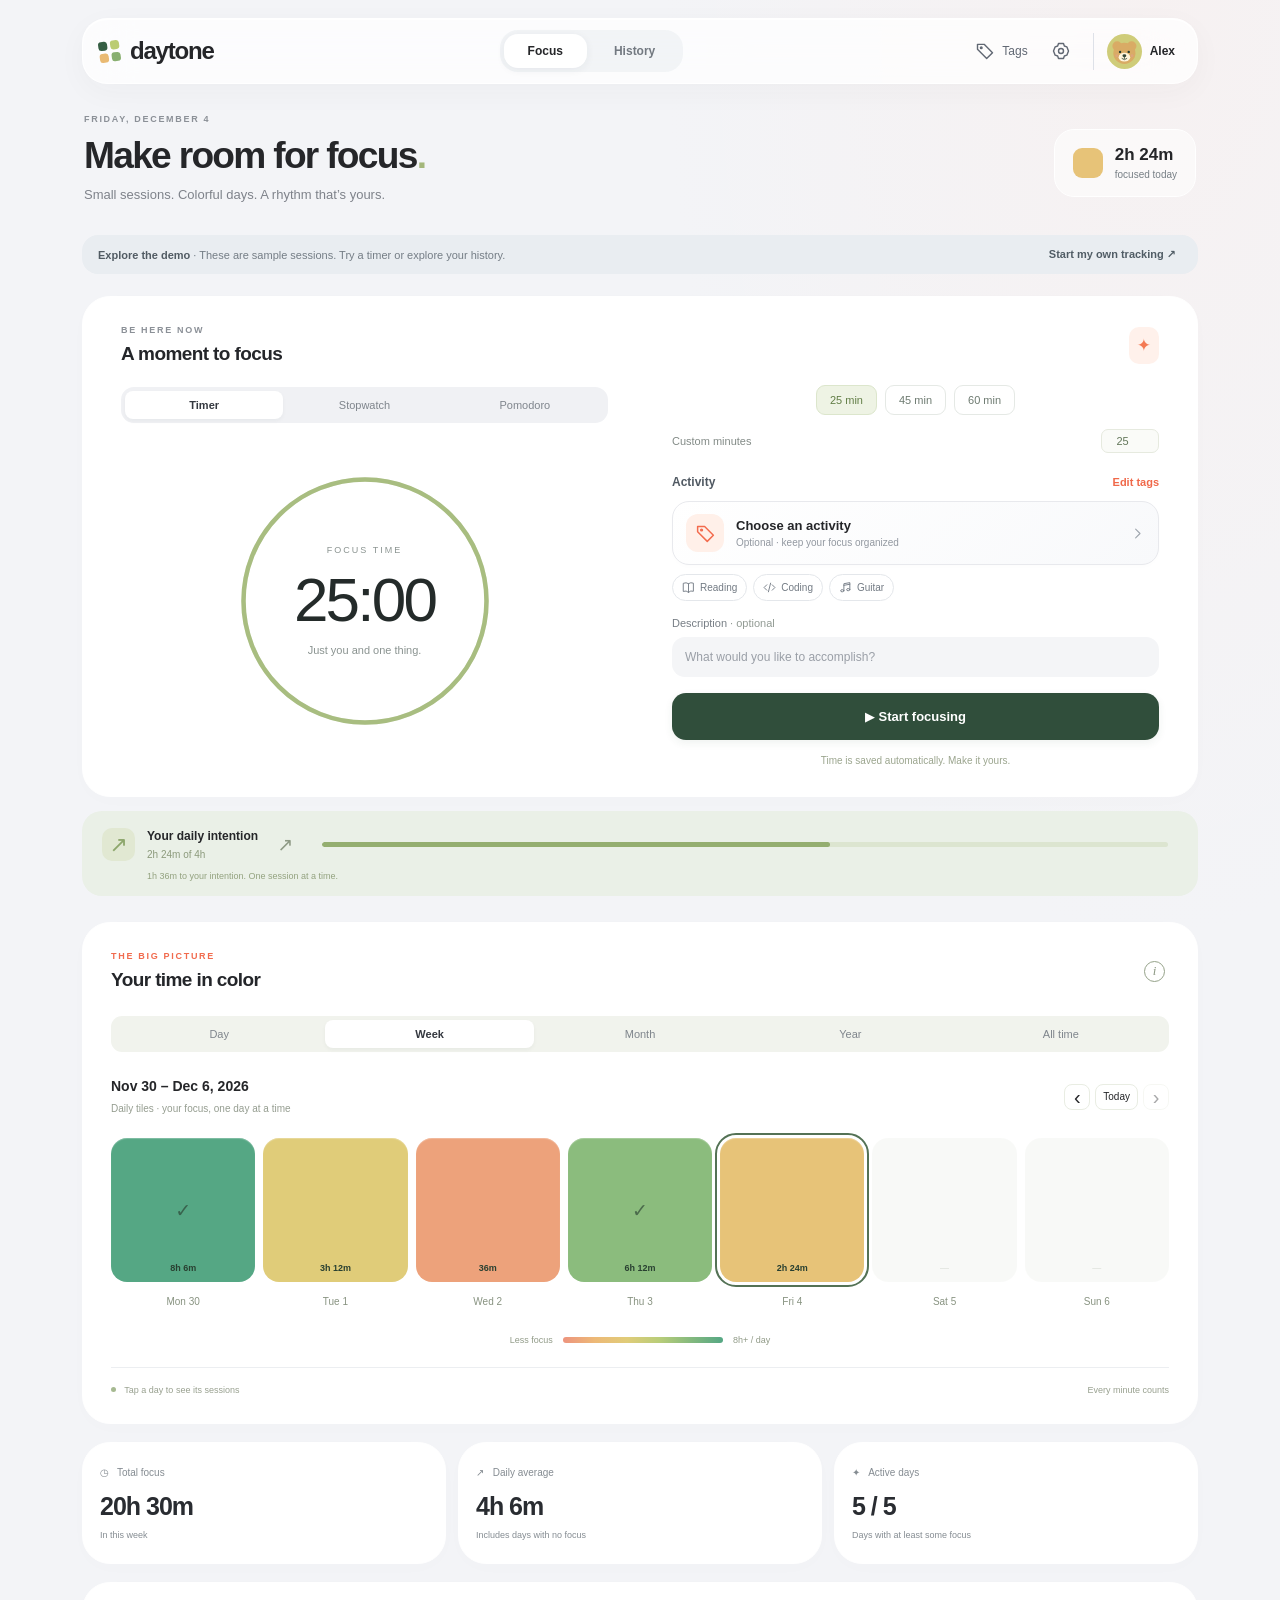
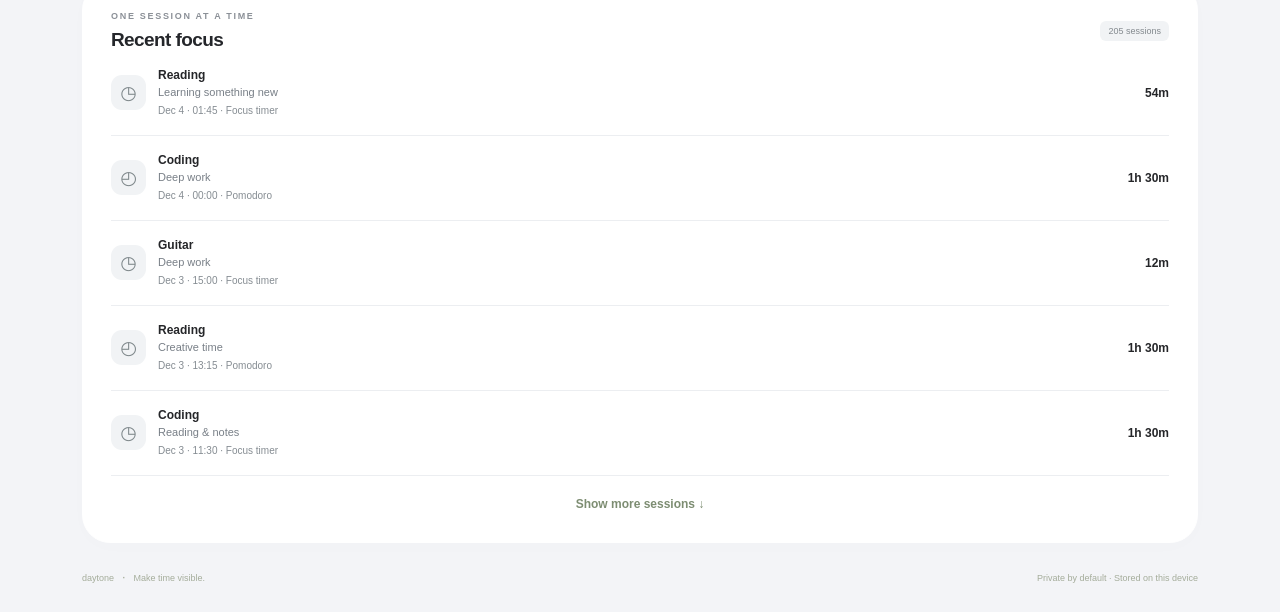
<file: DaytoneV3/Daytone.html>
<!doctype html>
<html lang="en"><head><meta charset="utf-8"><meta name="viewport" content="width=device-width,initial-scale=1"><title>Daytone · Make time visible</title><style>:root{--ink:#233b33;--muted:#839088;--green:#294e3c;--paper:#f6f7f3;--line:#edf0e9}*{box-sizing:border-box}body{margin:0;background:var(--paper);color:var(--ink);font:14px -apple-system,BlinkMacSystemFont,'Segoe UI',Arial,'DejaVu Sans',sans-serif}button,input,select{font:inherit}button{cursor:pointer;color:inherit;border:0;background:none;transition:background .16s,transform .16s}button:hover{filter:brightness(.97)}button:active{transform:scale(.98)}button:disabled{cursor:default;opacity:.4}button:focus-visible,a:focus-visible{outline:3px solid #559875;outline-offset:3px}input:focus{outline:2px solid #75a786}a{color:inherit;text-decoration:none}[hidden]{display:none!important}.app{max-width:1700px;display:flex;margin:auto;min-height:100vh}.sidebar{width:228px;flex-shrink:0;padding:43px 25px;border-right:1px solid #e5e9df;display:flex;flex-direction:column;position:sticky;top:0;height:100vh}.brand{display:flex;align-items:center;gap:10px;font-size:26px;letter-spacing:-1.2px;font-weight:750}.brandmark{display:grid;grid-template-columns:repeat(2,9px);gap:3px;transform:rotate(-8deg)}.brandmark i{height:9px;border-radius:3px;background:#355e43}.brandmark i:nth-child(2){background:#bbcc72}.brandmark i:nth-child(3){background:#e9ba73}.brandmark i:nth-child(4){background:#88af70}.beta{font-size:8px;letter-spacing:1px;background:#e9eddf;border-radius:5px;padding:4px;margin-top:4px}.navlabel{font-size:9px;letter-spacing:1.6px;color:#91998d;margin:61px 13px 15px}.nav{text-align:left;padding:14px 13px;border-radius:12px;font-size:13px;margin-bottom:6px;color:#758477}.nav span{font-size:22px;display:inline-block;vertical-align:middle;margin-right:12px}.nav.active{background:#e9eee2;color:#294733;font-weight:650}.sidebottom{margin-top:auto;padding:40px 12px 0}.tinytiles{display:flex;gap:5px}.tinytiles i{height:19px;width:19px;border-radius:5px;background:#e8ad86}.tinytiles i:nth-child(2){background:#e4cb81}.tinytiles i:nth-child(3){background:#b8cf8d}.tinytiles i:nth-child(4){background:#7aad89}.sidebottom h3{font-size:18px;line-height:1.45;font-weight:550;letter-spacing:-.4px}.sidebottom p{font-size:11px;line-height:1.8;color:var(--muted)}.textbutton{font-size:12px;font-weight:600;padding:12px 0}.sidebottom .textbutton{margin-top:40px;color:#748272}main{padding:29px 45px 20px;min-width:0;flex:1}header{display:flex;justify-content:space-between;align-items:center}.breadcrumb{font-size:11px;color:#879183}.breadcrumb span{padding:0 12px;color:#bdc6b6}.profile{display:flex;align-items:center;gap:10px;font-size:12px;font-weight:600}.avatar{width:35px;height:35px;display:grid;place-items:center;border-radius:12px;font-size:24px}.chevron{color:#8f9b8d;padding-left:10px}.welcome{display:flex;align-items:center;justify-content:space-between;margin:40px 0 24px}.eyebrow{font-size:9px;letter-spacing:1.7px;font-weight:650;color:#929d8c}h1{font-size:clamp(25px,2.9vw,39px);letter-spacing:-1.6px;font-weight:600;margin:10px 0}h1 span{color:#a4b77b}.welcome p{font-size:13px;color:#889182;margin:9px 0}.todaychip{display:flex;align-items:center;gap:12px;border:1px solid #e3e8db;border-radius:17px;padding:15px 18px}.todaychip i{width:30px;height:30px;border-radius:9px}.todaychip b{display:block;font-size:17px;font-weight:600}.todaychip small{font-size:10px;color:#8c9685}.demo-banner{display:flex;align-items:center;justify-content:space-between;gap:15px;font-size:11px;background:#edf0e6;border:1px solid #e5e9db;padding:12px 16px;border-radius:12px;margin-bottom:22px;color:#738267}.demo-banner b{color:#445c3e}.demo-banner button{font-size:11px;font-weight:650;white-space:nowrap}.real-banner{font-size:9px;letter-spacing:1.5px;color:#84917b;margin-bottom:20px}.layout{display:grid;grid-template-columns:minmax(0,1.65fr) minmax(290px,1fr);gap:24px}.card{background:#fff;border:1px solid #edf0e8;border-radius:23px;box-shadow:0 3px 6px #28402102}.activity,.sessions,.timer{padding:26px}.sectionhead{display:flex;align-items:center;justify-content:space-between}.sectionhead h2{font-size:19px;letter-spacing:-.6px;font-weight:600;margin:8px 0 0}.iconbutton{font-size:19px;color:#8d9984;padding:7px}.segmented{padding:4px;background:#f1f3ed;border-radius:11px;display:flex;margin-top:25px;gap:2px}.segmented button{flex:1;padding:8px 3px;border-radius:8px;font-size:11px;color:#8a9482;white-space:nowrap}.segmented button.selected{background:#fff;box-shadow:0 2px 4px #2035260b;color:#3f5638;font-weight:600}.period{display:flex;justify-content:space-between;align-items:center;margin:26px 0 23px}.period h3{font-size:14px;font-weight:600;margin:0 0 5px}.period small{font-size:10px;color:#959d90}.arrows{display:flex;align-items:center;gap:5px}.arrows button{border:1px solid #e9ede3;border-radius:8px;height:26px;min-width:26px;font-size:20px}.arrows button#goToday{font-size:10px;padding:0 7px}.tiles{display:grid;gap:8px;grid-template-columns:repeat(7,minmax(0,1fr))}.tile{min-width:0}.tilebox{aspect-ratio:1;border-radius:16px;background:var(--tile);box-shadow:inset 0 1px 1px #ffffff45;display:flex;align-items:center;justify-content:center;position:relative;width:100%;color:#294031;font-weight:600}.tilebox:hover{transform:translateY(-3px)}.tile.today .tilebox{outline:2px solid #547255;outline-offset:3px}.tilebox .check{font-size:19px;opacity:.65}.tilebox .tilevalue{position:absolute;bottom:9px;font-size:9px;font-weight:550}.tilelabel{text-align:center;display:block;color:#889381;font-size:10px;margin-top:14px}.tilelabel b{color:#52664b;font-weight:600}.future .tilebox,.inactive .tilebox{background:#f0f2ed;box-shadow:none;color:#bdc4b7}.legend{display:flex;align-items:center;justify-content:center;gap:10px;font-size:9px;color:#919b88;margin:28px 0 22px}.scale{width:160px;height:6px;border-radius:9px;background:linear-gradient(90deg,#ed947e,#edb977,#e0cc79,#b9cd79,#84b97e,#55a784)}.activityfoot{display:flex;justify-content:space-between;border-top:1px solid var(--line);padding-top:17px;font-size:9px;color:#98a08f;gap:8px}.liveDot{display:inline-block;width:5px;height:5px;background:#a6b991;border-radius:50%;margin:0 6px 1px 0}.statgrid{display:grid;grid-template-columns:repeat(3,1fr);gap:12px;margin:19px 0}.stat{padding:20px 17px}.statlabel{font-size:10px;color:#849079}.stat strong{display:block;font-size:25px;font-weight:550;letter-spacing:-1px;margin:13px 0 8px}.stat small{font-size:9px;color:#9da592;line-height:1.5;display:block}.pill{border-radius:6px;background:#f1f4ec;color:#89977d;padding:5px 8px;font-size:9px}.sessionrow{display:flex;align-items:center;gap:12px;padding:17px 0;border-bottom:1px solid var(--line)}.sessionicon{width:35px;height:35px;background:#f0f4e8;display:grid;place-items:center;border-radius:11px;color:#92a679;font-size:19px}.sessiontext{flex:1;min-width:0}.sessiontext b{display:block;font-size:12px;font-weight:550;overflow:hidden;text-overflow:ellipsis;white-space:nowrap}.sessiontext small{display:block;color:#9ca491;font-size:10px;margin-top:5px}.sessiontime{font-size:12px;font-weight:600}.sessions .textbutton{display:block;margin:9px auto -9px;color:#7d8d72}.spark{background:#f1f4e9;border-radius:10px;color:#9cb07b;padding:8px;font-size:17px}.timerModes{margin-top:24px}.timerFace{width:230px;height:230px;position:relative;margin:23px auto 18px}.timerFace svg{width:100%;height:100%;transform:rotate(-90deg)}.timerFace circle{fill:none;stroke-width:5}.track{stroke:#edf1e7}.progress{stroke:#a8bd80;stroke-linecap:round;stroke-dasharray:678.584;stroke-dashoffset:0;transition:stroke-dashoffset .3s}.timerFace>div{position:absolute;inset:0;display:flex;flex-direction:column;align-items:center;justify-content:center}.phase{font-size:8px;letter-spacing:2px;color:#96a18a}.timerFace strong{font-weight:450;font-size:49px;font-variant-numeric:tabular-nums;letter-spacing:-2px;margin:9px 0}.timerCaption{font-size:10px;color:#9aa58e}.presets{display:flex;gap:8px;justify-content:center}.presets button{border:1px solid #e8eddf;padding:8px 13px;border-radius:9px;font-size:11px;color:#8b997d}.presets button.selected{background:#eef3e4;border-color:#dce6cc;color:#617d45}.custom{display:flex;align-items:center;justify-content:space-between;font-size:10px;color:#97a08b;margin-top:14px}.custom input{width:58px;padding:5px;border:1px solid #e6eadf;border-radius:7px;color:#63775a;text-align:center;background:#fafbf8}.tasklabel{display:block;margin-top:21px;font-size:10px;color:#8e9b82}.taskinput{margin-top:8px;border:1px solid #e8ece1;border-radius:11px;background:#fafbf8;width:100%;padding:12px;font-size:11px;color:#4a6140}.taskinput::placeholder{color:#a4ad9a}.primary{width:100%;border-radius:12px;background:#304e3b;color:#fff;padding:14px;font-size:12px;font-weight:550;margin-top:16px;box-shadow:0 4px 7px #294e3c10}.secondary{width:100%;border:1px solid #dce5d4;border-radius:12px;padding:11px;margin-top:9px;font-size:12px}.timerNote{text-align:center;color:#9ba58e;font-size:9px;line-height:1.5;margin:13px 0 0}.goalcard{background:#edf1e3;border:1px solid #e4ead8;border-radius:20px;padding:20px;display:flex;flex-wrap:wrap;align-items:center;gap:12px;margin-top:19px}.goalicon{width:33px;height:33px;display:grid;place-items:center;background:#e1e8d2;border-radius:10px;color:#8da66b;font-size:22px}.goalcard h3{font-size:12px;font-weight:600;margin:0 0 6px}.goalcard p{font-size:10px;margin:0;color:#8b997b}.goalcard b{font-weight:500}.goalcard button{margin-left:auto}.goalbar{height:5px;background:#dce5d0;border-radius:9px;flex-basis:100%;overflow:hidden;margin-top:5px}.goalbar i{display:block;height:100%;background:#94ae70;border-radius:9px;transition:width .5s}.goalcard small{font-size:9px;color:#93a27f}.quietnote{text-align:center;font-size:10px;line-height:1.8;color:#a4ab9b;padding:22px 0}footer{display:flex;justify-content:space-between;font-size:9px;color:#a4ac9a;padding:30px 0 5px}footer b{padding:0 6px}.tiles.month{gap:8px}.month .tilebox{border-radius:11px;min-height:38px}.month .tilebox .tilevalue{display:none}.month .tilelabel{margin-top:5px;font-size:8px}.tiles.year,.tiles.all{grid-template-columns:repeat(4,minmax(0,1fr));gap:15px}.year .tilebox,.all .tilebox{aspect-ratio:1.35}.tiles.day{grid-template-columns:repeat(6,minmax(0,1fr));gap:10px}.day .tilebox{border-radius:11px;aspect-ratio:1.3}.day .tilelabel{margin-top:5px;font-size:8px}.day .tilevalue{position:static;font-size:9px}.weekday{text-align:center;font-size:9px;color:#9aa58d;margin-bottom:5px}.empty{color:#98a38d;text-align:center;padding:30px 8px;line-height:1.7;font-size:12px}dialog{border:1px solid #e3e9da;border-radius:26px;box-shadow:0 25px 100px #203a3430;padding:35px;max-width:480px;width:calc(100% - 30px);max-height:85vh;overflow:auto;color:var(--ink)}dialog::backdrop{background:#243c3440;backdrop-filter:blur(7px)}.close{position:absolute;right:17px;top:12px;font-size:25px;color:#89967e}dialog h2{font-size:26px;letter-spacing:-1px;margin:10px 0 15px}dialog p{color:#849377;line-height:1.75;font-size:12px}dialog label{font-size:12px;display:block;margin:17px 0 7px}dialog input,dialog select{width:100%;padding:11px;border:1px solid #dde5d5;border-radius:10px;background:#fafcf7}dialog .avatar{width:80px;height:80px;font-size:50px;border-radius:25px;margin:10px auto}.profile-summary{text-align:center}.profile-summary strong{font-size:28px}.dialogscale{display:flex;justify-content:space-between;gap:7px}.swatch{width:100%;border-radius:9px;padding:15px 3px;text-align:center;font-size:10px}.danger{color:#b36453}.delete{color:#9caaa0;font-size:19px;padding:5px}#toast{position:fixed;bottom:25px;left:50%;transform:translateX(-50%);border-radius:13px;background:#294737;color:#fff;padding:14px 24px;font-size:12px;box-shadow:0 4px 20px #22392a30;z-index:10;opacity:0;pointer-events:none;transition:opacity .2s;max-width:90vw}#toast.show{opacity:1}.summaryline{display:flex;gap:20px;background:#f1f5ea;border-radius:12px;padding:16px;font-size:13px;margin:15px 0}.modalActions{display:flex;gap:10px}.modalActions>*{flex:1}.hint{font-size:10px!important}.large-number{font-size:42px;font-weight:500;letter-spacing:-2px}
@media(min-width:1450px){main{padding-left:55px;padding-right:55px}.activity,.timer,.sessions{padding:30px}.tilebox{border-radius:20px}.timerFace{width:250px;height:250px}}@media(max-width:1150px){.sidebar{width:180px;padding:35px 15px}main{padding:25px}.layout{gap:16px;grid-template-columns:minmax(0,1.4fr) minmax(280px,1fr)}.activity,.timer,.sessions{padding:20px}.tilebox{border-radius:11px}.tilebox .tilevalue{font-size:8px;bottom:6px}.stat{padding:17px 12px}.stat strong{font-size:22px}.demo-banner{font-size:10px}.todaychip{display:none}.brand{font-size:23px}}@media(max-width:900px){.sidebar{width:72px;padding:32px 10px}.brand{font-size:0;justify-content:center}.brandmark{grid-template-columns:repeat(2,11px)}.brandmark i{height:11px}.beta,.navlabel,.sidebottom{display:none}.nav{font-size:0;text-align:center;padding:12px 0}.nav span{font-size:25px;margin:0}.nav:first-of-type{margin-top:45px}main{padding:24px}.layout{grid-template-columns:1fr 300px}.activityfoot>span:last-child{display:none}.statgrid{gap:8px}.stat strong{font-size:21px}.statlabel{font-size:9px}.tilebox .check{font-size:13px}.tilebox .tilevalue{display:none}}@media(max-width:720px){.sidebar{display:none}main{padding:20px 17px}.breadcrumb{font-size:10px}.welcome{margin:27px 0 20px}h1{font-size:31px}.welcome p{font-size:12px}.layout{display:flex;flex-direction:column}.rightcol{order:-1}.timer{padding:22px}.timerFace{width:210px;height:210px;margin:18px auto}.goalcard,.quietnote{display:none}.timerModes{margin-top:19px}.timerNote{font-size:10px}.demo-banner{align-items:flex-start;flex-direction:column;gap:8px}.demo-banner button{padding:0}.stat strong{font-size:24px}.activityfoot>span:last-child{display:block}.tilebox .tilevalue{display:block}.tilebox{border-radius:13px}.activity,.sessions{padding:22px}.tilebox .check{font-size:19px}footer{font-size:8px}.profile{font-size:11px}.welcome h1{letter-spacing:-1.2px}}

.avatar svg{width:88%;height:88%;overflow:visible}#colorInfo{font:italic 13px Georgia,serif;width:21px;height:21px;border:1px solid #95a289;border-radius:50%;padding:0;margin-right:4px}

.mobileNav{display:none}@media(max-width:720px){main{padding-bottom:90px}.mobileNav{display:flex;position:fixed;bottom:0;left:0;right:0;z-index:5;justify-content:space-around;padding:10px 20px max(10px,env(safe-area-inset-bottom));background:#f9fbf6ed;border-top:1px solid #e2e8db;backdrop-filter:blur(16px)}.mobileNav button{font-size:22px;min-width:75px;color:#657e54}.mobileNav span{display:block;font-size:10px;margin-top:4px}.tiles.week .tilebox .check{display:none}.tiles.week .tilebox{aspect-ratio:.8}.tiles.week .tilevalue{font-size:8px;position:static}.stat strong{font-size:20px}#toast{bottom:85px}.tilebox .tilevalue{white-space:nowrap}}

/* 0.2 — a quieter, timer-first layout */
:root{--paper:#f5f5f7;--muted:#77827b}.card{border-color:#e9ece7;border-radius:28px;box-shadow:0 6px 28px #26372e04}.welcome{margin:25px 0 20px}.layout{display:flex;flex-direction:column;gap:26px}.rightcol{order:0}.leftcol{order:1}.timer{display:grid;grid-template-columns:minmax(240px,1fr) minmax(250px,1fr);column-gap:54px;padding:28px 40px}.timer>.sectionhead{grid-column:1/-1}.timerModes{grid-column:1;grid-row:2;align-self:start;margin-top:22px}.timerFace{grid-column:1;grid-row:3;width:270px;height:270px;margin:18px auto 8px}.timerFace strong{font-size:62px;font-weight:400;letter-spacing:-2.8px}.timerFace circle{stroke-width:4}.phase{font-size:9px}.timerCaption{font-size:11px}.focusControls{grid-column:2;grid-row:2/4;align-self:center;padding-top:20px}.tagheading{display:flex;justify-content:space-between;align-items:center;margin-top:18px}.tagheading label{font-size:12px;font-weight:600}.tagheading .textbutton{font-size:11px;padding:5px 0;color:#657367}#activityTag{width:100%;margin-top:7px;border:1px solid #e3e7e1;background:#f7f8f6;color:var(--ink);padding:12px;border-radius:12px;font-size:13px}.tasklabel{font-size:11px;margin-top:16px}.tasklabel span{color:#929b94}.taskinput{font-size:12px;padding:13px;background:#f7f8f6}.primary{padding:16px;font-size:13px;border-radius:14px}.custom{font-size:11px}.timerNote{font-size:10px}.goalcard{margin-top:14px;padding:15px 20px;gap:8px 12px}.goalbar{flex:1;margin:0 10px;min-width:60px}.goalcard small{flex-basis:100%;margin-left:45px}.quietnote{display:none}.statgrid{margin:18px 0}.sessiondesc{display:block;font-size:11px;color:#6d7d70;margin-top:4px;overflow-wrap:anywhere}.sessiontext small{line-height:1.5}.editTag{font-size:10px;padding:6px 8px;border:1px solid #e1e6df;border-radius:7px}.taglist{max-height:240px;overflow:auto}.tagEditRow{font-size:10px}.activityDetail{margin:24px 0}.activityDetail h3{font-size:17px;letter-spacing:-.4px}.focusWheel{position:relative;width:210px;height:210px;margin:12px auto 20px}.focusWheel svg{width:100%;height:100%}.focusWheel>div{position:absolute;inset:0;display:flex;flex-direction:column;align-items:center;justify-content:center;pointer-events:none}.focusWheel strong{font-size:26px;font-weight:550;letter-spacing:-1px}.focusWheel small{font-size:10px;color:#89918b;margin-top:5px}.activityRank{display:flex;align-items:center;gap:10px;padding:12px 0;border-bottom:1px solid var(--line);font-size:12px}.rankNumber{background:#f1f2f0;border-radius:7px;width:23px;height:23px;display:grid;place-items:center;color:#777;font-size:10px}.rankName{flex:1;overflow-wrap:anywhere;min-width:0}.activityRank small{color:#8b938b;min-width:32px;text-align:right}.activityRank b{white-space:nowrap;font-weight:600}dialog{max-width:520px}.timer,.activity{scroll-margin-top:20px}
@media(max-width:1150px){.timer{column-gap:28px;padding:25px}.timerFace{width:250px;height:250px}.timerFace strong{font-size:56px}}
@media(max-width:720px){.layout{gap:22px}.timer{display:flex;flex-direction:column;padding:23px}.timerModes{margin-top:20px}.timerFace{width:245px;height:245px;margin:18px auto 4px}.timerFace strong{font-size:57px}.focusControls{padding-top:0;width:100%}.welcome{margin:22px 0 18px}.welcome h1{font-size:29px}.goalcard{display:none}.card{border-radius:25px}.sessionrow{gap:8px}.sessionicon{width:28px;height:28px;flex-shrink:0}.sessiontext small{font-size:9px}dialog{padding:30px 20px}.editTag{padding:5px}.mobileNav{background:#fbfbfded}.tagheading{margin-top:15px}}
@media(prefers-reduced-motion:reduce){*,*::before,*::after{scroll-behavior:auto!important;transition:none!important}}

@media(max-width:720px){.timerModes{align-self:stretch;width:100%}}

/* 0.3 — compact navigation, activity sheets and vivid daily insights */
:root{--ink:#252629;--muted:#777c83;--paper:#f3f4f7;--line:#eceef1;--accent:#f46546}
body{background:radial-gradient(ellipse at 90% 0,#fcece860,transparent 30%),var(--paper);color:var(--ink);-webkit-font-smoothing:antialiased}.app{max-width:1180px}main{padding:18px 32px 24px}.appbar{position:sticky;top:14px;z-index:4;display:flex;gap:20px;padding:11px 16px;border:1px solid #ffffffd9;border-radius:25px;background:#ffffffbd;backdrop-filter:blur(24px) saturate(1.6);box-shadow:0 8px 30px #30364309,inset 0 1px 0 #fff}.brand{font-size:24px;letter-spacing:-1.2px}.brandmark{display:grid}.sectionnav{display:flex;padding:4px;border-radius:18px;background:#e9ebef85;margin:auto;gap:3px}.sectionnav button{font-size:12px;color:#737981;border-radius:14px;padding:10px 24px;font-weight:600}.sectionnav button.active{background:#fff;color:#252629;box-shadow:0 2px 8px #27313a10}.toolbarActions{display:flex;align-items:center;gap:8px}.toolbarButton{display:flex;align-items:center;justify-content:center;gap:7px;min-width:38px;height:38px;border-radius:50px;font-size:12px;color:#616873}.toolbarButton:hover{background:#e9ebef}.toolbarButton svg,.activityPicker svg,.sheetSymbol svg,.searchField svg,.createActivity svg,.quickTag svg,.tagSuggestions svg,.mobileNav svg{width:20px;height:20px;display:block;flex-shrink:0}.toolbarButton>span{display:block}.profile{border-left:1px solid #dee1e8;padding-left:13px;margin-left:5px;gap:8px}.profile #profileName{max-width:100px;overflow:hidden;text-overflow:ellipsis;white-space:nowrap}.avatar{border-radius:50%}.welcome{margin:30px 2px 24px}.welcome h1{font-weight:650;letter-spacing:-1.7px}.welcome p{color:#7e828a}.eyebrow{color:#8b9097}.todaychip{background:#ffffff91;border-color:#fff;border-radius:20px}.todaychip small{color:#777f85}.demo-banner{background:#e9edf1;border:0;color:#747d85;border-radius:16px}.demo-banner b{color:#515b63}.demo-banner button{color:#505c65}.card{border:1px solid #fff;box-shadow:0 4px 22px #303b4c03;border-radius:28px}.sectionhead h2{color:#24262a;font-weight:650}.spark{color:#f47953;background:#fff1eb}.timer{padding:28px 38px;column-gap:64px}.timerModes{background:#f0f1f4;border-radius:13px}.segmented button{color:#7f858c}.segmented button.selected{color:#353940}.timerFace strong{color:#242b2a}.timerCaption,.phase{color:#8a9390}.presets button{border-color:#e5e9e5;color:#6d7a70}.custom{color:#828a86}.tasklabel{color:#777e85}.taskinput{border:0;background:#f4f5f7;color:#383d43;border-radius:13px}.taskinput::placeholder{color:#9a9fa7}.primary{box-shadow:0 3px 8px #294e3c13}.goalcard{background:#eaf0e7;border:0}.goalcard button{margin-left:auto}.activity,.sessions{padding:28px}.activity .eyebrow{color:#f16b4e}.stat strong{color:#292c31}.statlabel,.stat small,.sessiontext small{color:#858c92}.sessiondesc{color:#787f87}.sessionicon{background:#f1f3f5;color:#7f888b}.pill{background:#f1f3f5;color:#83898e}.sessiontext b{font-weight:600}.tagheading{margin-top:18px;margin-bottom:8px}.tagheading label{font-size:12px;color:#505962}.tagheading .textbutton{color:#f06849;font-size:11px}.activityPicker{width:100%;display:flex;align-items:center;gap:12px;border:1px solid #e8e9ed;border-radius:17px;background:linear-gradient(140deg,#fff,#f8f9fb);padding:12px 13px;text-align:left;box-shadow:0 2px 4px #202a3503}.activityGlyph{width:38px;height:38px;border-radius:12px;background:#f0f1f5;color:#717884;display:flex;align-items:center;justify-content:center;flex-shrink:0}.activityGlyph svg{width:21px;height:21px}.activityPicker .activityGlyph{color:#f36b4d;background:#fff0e9}.chosenTag{display:flex;flex-direction:column;gap:4px;flex:1;min-width:0}.chosenTag b{font-size:13px;font-weight:600;overflow-wrap:anywhere}.chosenTag small{font-size:10px;color:#9298a0}.activityPicker>span:last-child{color:#9da4ac}.activityPicker>span:last-child svg{width:15px;height:15px}.quickTags{display:flex;gap:6px;margin-top:9px;flex-wrap:wrap}.quickTag{display:flex;align-items:center;gap:5px;padding:6px 9px;border:1px solid #e4e7eb;border-radius:20px;background:#ffffffb0;min-width:0;max-width:100%;font-size:10px;color:#737b84}.quickTag svg{width:13px;height:13px}.quickTag span{overflow:hidden;text-overflow:ellipsis;white-space:nowrap}.quickTags:empty{display:none}.activityPicker:focus-visible,.quickTag:focus-visible{outline-color:#f27758}
dialog{border:1px solid #ffffffc9;background:#fafbfd;border-radius:30px;box-shadow:0 30px 100px #171c2933;max-width:500px;padding:30px}.close{right:16px;top:15px;border-radius:50%;width:29px;height:29px;padding:0;line-height:26px;background:#e8ebef;color:#7c848d;font-size:22px}dialog::backdrop{background:#26334236;backdrop-filter:blur(9px)}dialog h2{font-size:27px;color:#23262c;letter-spacing:-1px;font-weight:700}.sheetHeading{display:flex;align-items:center;gap:13px;padding-right:18px;margin:6px 0 16px}.sheetHeading h2{margin:6px 0 0;font-size:25px}.sheetHeading .eyebrow{font-size:8px;letter-spacing:1px}.sheetSymbol{width:46px;height:46px;border-radius:15px;background:linear-gradient(145deg,#ff9569,#ff5a55);color:#fff;display:grid;place-items:center;box-shadow:0 5px 15px #f66a4420;flex-shrink:0}.sheetSymbol svg{width:24px;height:24px}.sheetIntro{margin:0 0 22px;color:#9298a1}.searchField{display:flex;align-items:center;gap:9px;background:#eaeef3;border-radius:13px;padding:0 12px;margin:20px 0 13px;color:#9099a5}.searchField input{margin:0;padding:13px 0;border:0;background:none;border-radius:0;font-size:13px;min-width:0;outline:none}.searchField:focus-within{outline:2px solid #ef947c}.pickerList{max-height:340px;overflow:auto;background:#fff;border-radius:17px;border:1px solid #eceef2}.pickerRow{display:flex;align-items:center;gap:12px;width:100%;padding:13px 14px;text-align:left;border-bottom:1px solid #f0f1f3}.pickerRow:last-child{border-bottom:0}.pickerRow>span:nth-child(2){flex:1;min-width:0}.pickerRow b{font-size:13px;display:block;font-weight:600;overflow-wrap:anywhere}.pickerRow small{display:block;font-size:10px;color:#979da5;margin-top:5px}.pickerRow.isSelected{background:#fff5ef}.pickerRow.isSelected .activityGlyph{background:#ffe7db;color:#f1724d}.pickerCheck{width:23px;flex-shrink:0;color:#f27351}.pickerCheck svg{width:21px;height:21px}.pickerEmpty{text-align:center;font-size:12px;line-height:1.8;padding:25px 12px;color:#939aa3}.noTag .activityGlyph{background:#f5f6f8;color:#aaa}.createActivity{display:flex;align-items:center;gap:10px;border-radius:15px;padding:15px;width:100%;color:#eb6c4d;background:#fff0e9;margin-top:13px;font-size:13px;font-weight:600}.createActivity svg{width:18px;height:18px}.tagCreatePanel{background:#fff;border:1px solid #eceef2;border-radius:20px;padding:16px}.tagCreatePanel label{font-size:11px;font-weight:600;margin:0 0 12px;color:#8a929a}.newTagField{display:flex;align-items:center;gap:10px}.newTagField .activityGlyph{background:#fff0e9;color:#f27550}.newTagField input{border:0;background:none;padding:10px 0;border-radius:0;font-size:15px;min-width:0}.newTagField input:focus{outline:none}.newTagField:focus-within{box-shadow:0 2px #f18d72}.tagSuggestions{display:flex;gap:6px;flex-wrap:wrap;margin-top:14px}.tagSuggestions button{display:flex;align-items:center;gap:3px;font-size:10px;color:#7f8894;background:#f2f4f7;border-radius:30px;padding:7px 9px}.tagSuggestions svg{width:12px;height:12px}.tagListHeading{display:flex;justify-content:space-between;align-items:center;margin:22px 3px 10px}.tagListHeading h3{font-size:13px;margin:0;font-weight:600}.tagListHeading>span{font-size:11px;background:#e9edf2;border-radius:20px;padding:4px 8px;color:#8d959e}.taglist{background:#fff;border:1px solid #eceef2;border-radius:18px;max-height:240px;overflow:auto}.tagEditRow{display:flex;gap:11px;padding:11px 14px;align-items:center;margin:0;border-bottom:1px solid #f0f2f5}.tagEditRow:last-child{border-bottom:0}.tagEditRow>div{flex:1;min-width:0}.tagEditRow input{border:0;background:none;border-radius:6px;padding:4px 0;font-size:13px;font-weight:550;color:#343a43}.tagEditRow small{display:block;font-size:9px;color:#969da7;margin-top:3px}.sheetFooter .primary{background:#f16e50;box-shadow:0 4px 14px #f16e5018}.sheetFooter .hint{text-align:center;color:#989ea7;margin-bottom:0}.tagError{color:#c9473d;background:#fff0ed;padding:10px;border-radius:10px;margin-bottom:0;font-size:12px}.focusWheel{width:230px;height:230px}.focusWheel svg{filter:drop-shadow(0 5px 10px #ff70420c)}.activityRanking{background:#fff;padding:0 15px;border-radius:18px;border:1px solid #eef0f4}.rankNumber{width:9px;height:9px;border-radius:50%;flex-shrink:0}.activityRank{gap:10px;padding:14px 0}.activityRank:last-child{border:0}.activityRank small{color:#9b9fa7}.activityDetail h3{font-size:18px}.activityDetail>.hint{text-align:center;color:#959ba5}.summaryline{border-radius:16px;color:#32412c}.timer,.activity{scroll-margin-top:105px}#toast{background:#313840;box-shadow:0 8px 20px #252c3420}button:focus-visible{outline-color:#ef8c72}
@media(max-width:900px){main{padding:15px 24px}.brand{font-size:24px}.sectionnav button{padding:10px 17px}.toolbarActions{gap:2px}.timer{column-gap:30px;padding:26px}.toolbarLabel{display:none!important}}
@media(max-width:720px){main{padding:10px 17px 100px}.appbar{top:8px;padding:9px 12px;border-radius:22px;gap:8px}.brand{font-size:23px}.brandmark{grid-template-columns:repeat(2,8px);gap:2px}.brandmark i{height:8px}.sectionnav{display:none}.toolbarActions{margin-left:auto;gap:6px}.toolbarActions #tagsNav{display:none}.profile{padding-left:8px;margin-left:0}.profile #profileName{display:none}.avatar{width:32px;height:32px}.welcome{margin:26px 2px 20px}.welcome h1{font-size:29px}.welcome p{font-size:11px;line-height:1.6}.timer{padding:22px}.activity,.sessions{padding:22px}.timerFace{width:245px;height:245px}.focusControls{padding-top:0}.activityPicker{padding:12px}.chosenTag b{font-size:14px}.tagheading label{font-size:12px}.mobileNav{display:flex;position:fixed;left:50%;right:auto;bottom:max(15px,env(safe-area-inset-bottom));transform:translateX(-50%);width:285px;max-width:calc(100% - 36px);padding:5px;background:#ffffffc9;border:1px solid #fff;border-radius:29px;backdrop-filter:blur(25px) saturate(1.8);box-shadow:0 8px 28px #2b35471f;gap:3px}.mobileNav button{color:#8a929d;min-width:0;flex:1;border-radius:24px;padding:8px 5px;display:flex;flex-direction:column;align-items:center;gap:3px}.mobileNav button.active{background:#edeef1;color:#f06f50}.mobileNav span{font-size:9px;margin:0}.mobileNav svg{width:20px;height:20px}.timer,.activity{scroll-margin-top:88px}dialog{padding:25px 20px;max-height:88dvh;border-radius:28px}.sheetHeading{margin-top:10px;gap:11px}.sheetHeading h2{font-size:23px}.sheetHeading .eyebrow{font-size:7px}.sheetSymbol{width:40px;height:40px;border-radius:13px}.pickerList{max-height:38dvh}.taglist{max-height:25dvh}.tagCreatePanel{padding:14px}.tagEditRow{padding:10px}.focusWheel{width:210px;height:210px}.tagSuggestions button{font-size:10px}.sheetIntro{font-size:11px}.stat strong{font-size:20px}#toast{bottom:91px}}
@media(prefers-reduced-transparency:reduce){.appbar,.mobileNav{background:#fdfdfe;backdrop-filter:none}}
</style></head>
<body><div class="app"><main><header class="appbar"><a class="brand" href="#" aria-label="Daytone home"><span class="brandmark"><i></i><i></i><i></i><i></i></span>daytone</a><nav class="sectionnav" aria-label="Jump to section"><button class="active" id="focusNav" aria-current="location">Focus</button><button id="overviewNav">History</button></nav><div class="toolbarActions"><button class="toolbarButton" id="tagsNav" aria-label="Manage activity tags"><span data-icon="tag"></span><span class="toolbarLabel">Tags</span></button><button class="toolbarButton" id="settingsNav" aria-label="Settings"><span data-icon="settings"></span></button><button class="profile" id="profileButton" aria-label="Your profile"><span class="avatar" id="avatar"></span><span id="profileName"></span></button></div></header><div class="welcome"><div><div class="eyebrow" id="todayDate"></div><h1>Make room for focus<span>.</span></h1><p>Small sessions. Colorful days. A rhythm that’s yours.</p></div><div class="todaychip"><i id="todayDot"></i><span><b id="todayAmount">0m</b><small>focused today</small></span></div></div>
<div class="demo-banner" id="demoBanner"><span><b>Explore the demo</b> · These are sample sessions. Try a timer or explore your history.</span><button id="useReal">Start my own tracking ↗</button></div><div class="real-banner" id="realBanner" hidden>YOUR TRACKING · Saved on this device</div>
<div class="layout"><div class="rightcol"><section class="card timer" id="timerCard"><div class="sectionhead"><div><div class="eyebrow">BE HERE NOW</div><h2>A moment to focus</h2></div><span class="spark">✦</span></div><div class="segmented timerModes" id="modes"><button data-mode="countdown" class="selected">Timer</button><button data-mode="infinite">Stopwatch</button><button data-mode="pomodoro">Pomodoro</button></div><div class="timerFace" id="timerFace"><svg viewBox="0 0 240 240" aria-hidden="true"><circle cx="120" cy="120" r="108" class="track"/><circle cx="120" cy="120" r="108" class="progress" id="progress"/></svg><div><span class="phase" id="phase">FOCUS TIME</span><strong id="clock">25:00</strong><span class="timerCaption" id="timerCaption">Just you and one thing.</span></div></div><div class="focusControls"><div id="timerConfig"><div id="durationConfig"><div class="presets"><button data-min="25" class="selected">25 min</button><button data-min="45">45 min</button><button data-min="60">60 min</button></div><div class="custom"><label for="workMinutes" id="workLabel">Custom minutes</label><input id="workMinutes" type="number" min="1" max="480" value="25"></div></div><div class="custom" id="breakConfig" hidden><label for="breakMinutes">Break minutes</label><input id="breakMinutes" type="number" min="1" max="120" value="5"></div><div class="custom" id="roundConfig" hidden><label for="rounds">Focus rounds</label><input id="rounds" type="number" min="1" max="12" value="4"></div></div><div class="tagheading"><label for="tagPickerButton">Activity</label><button id="manageTags" class="textbutton">Edit tags</button></div><input type="hidden" id="activityTag"><button class="activityPicker" id="tagPickerButton" aria-haspopup="dialog"><span class="activityGlyph" id="chosenTagIcon"></span><span class="chosenTag"><b id="chosenTagName">Choose an activity</b><small id="chosenTagNote">Give this time a purpose</small></span><span data-icon="chevron"></span></button><div class="quickTags" id="quickTags" aria-label="Quick activity choices"></div><label class="tasklabel" for="task">Description <span>· optional</span></label><input class="taskinput" id="task" maxlength="80" placeholder="What would you like to accomplish?"><div class="timerActions"><button class="primary" id="start">▶ &nbsp; Start focusing</button><button class="secondary" id="finish" hidden>Finish & save</button></div><p class="timerNote" id="timerNote">Time is saved automatically. Make it yours.</p></div></section>
<section class="goalcard"><div class="goalicon">↗</div><div><h3>Your daily intention</h3><p><b id="goalDone"></b> of <b id="goalAmount"></b></p></div><button class="iconbutton" id="editGoal" aria-label="Edit daily goal">↗</button><div class="goalbar"><i id="goalBar"></i></div><small id="goalNote"></small></section><div class="quietnote">You’re more than your productive hours.<br>Rest belongs in your rhythm, too.</div></div><div class="leftcol"><section class="card activity"><div class="sectionhead"><div><div class="eyebrow">THE BIG PICTURE</div><h2>Your time in color</h2></div><button class="iconbutton" id="colorInfo" aria-label="How colors work">i</button></div><div class="segmented" id="ranges"><button data-range="day">Day</button><button data-range="week" class="selected">Week</button><button data-range="month">Month</button><button data-range="year">Year</button><button data-range="all">All time</button></div><div class="period"><div><h3 id="periodTitle"></h3><small id="periodSub"></small></div><div class="arrows"><button id="previous" aria-label="Previous period">‹</button><button id="goToday">Today</button><button id="next" aria-label="Next period">›</button></div></div><div id="tiles" class="tiles"></div><div class="legend"><span>Less focus</span><div class="scale"></div><span>8h+ / day</span></div><div class="activityfoot"><span><i class="liveDot"></i> <span id="tileHint">Tap a day to see its sessions</span></span><span>Every minute counts</span></div></section>
<div class="statgrid"><section class="card stat"><span class="statlabel">◷ &nbsp; Total focus</span><strong id="totalStat"></strong><small id="totalSub"></small></section><section class="card stat"><span class="statlabel">↗ &nbsp; Daily average</span><strong id="averageStat"></strong><small>Includes days with no focus</small></section><section class="card stat"><span class="statlabel">✦ &nbsp; Active days</span><strong id="daysStat"></strong><small id="daysSub"></small></section></div>
<section class="card sessions"><div class="sectionhead"><div><div class="eyebrow">ONE SESSION AT A TIME</div><h2>Recent focus</h2></div><span class="pill" id="sessionCount"></span></div><div id="sessionList"></div><button class="textbutton" id="moreSessions">Show more sessions ↓</button></section></div>
</div><footer><span>daytone <b>·</b> Make time visible.</span><span>Private by default · Stored on this device</span></footer></main></div><dialog id="modal"><button class="close" id="closeModal" aria-label="Close dialog">×</button><div id="modalBody"></div></dialog><nav class="mobileNav" aria-label="Section shortcuts and tools"><button id="mobileFocus" class="active"><span data-icon="timer"></span><span>Focus</span></button><button id="mobileOverview"><span data-icon="chart"></span><span>History</span></button><button id="mobileTags"><span data-icon="tag"></span><span>Tags</span></button></nav><div id="toast" role="status"></div><script>/* Pure time and color functions; shared by the UI and automated tests. */
(function(root){
'use strict';
const DAY=86400000;
function key(d){d=new Date(d);return `${d.getFullYear()}-${String(d.getMonth()+1).padStart(2,'0')}-${String(d.getDate()).padStart(2,'0')}`;}
function date(k){return new Date(k+'T00:00:00');}
function add(d,n){d=new Date(d);d.setDate(d.getDate()+n);return d;}
function days(a,b){let n=0;for(let d=date(key(a));d<=b;d=add(d,1))n++;return n;}
function color(seconds){const stops=[[237,148,126],[237,185,119],[224,204,121],[185,205,121],[132,185,126],[85,167,132]];let x=Math.max(0,Math.min(1,seconds/28800))*5,i=Math.min(4,Math.floor(x)),t=x-i;return '#'+stops[i].map((v,j)=>Math.round(v+(stops[i+1][j]-v)*t).toString(16).padStart(2,'0')).join('');}
function duration(sec){sec=Math.max(0,sec);if(sec<60)return Math.floor(sec)+'s';let m=Math.floor(sec/60);return m<60?m+'m':Math.floor(m/60)+'h'+(m%60?' '+m%60+'m':'');}
function elapsed(run,now=Date.now()){return run.spans.reduce((s,p)=>s+p[1]-p[0],0)+(run.runningSince!==null?Math.max(0,now-run.runningSince):0);}
function intervals(run,now=Date.now()){let remaining=run.mode==='infinite'?Infinity:(run.phase==='break'?run.rest:run.work)*60000;const list=run.spans.concat(run.runningSince!==null?[[run.runningSince,Math.max(run.runningSince,now)]]:[]),out=[];for(const [a,b] of list){let n=Math.min(b-a,remaining);if(n>0)out.push([a,a+n]);remaining-=n;}return out;}
function daily(sessions){const map={};for(const s of sessions)for(const [start,end]of s.intervals){let p=start;while(p<end){let d=new Date(p),next=+add(date(key(d)),1),stop=Math.min(end,next);map[key(d)]=(map[key(d)]||0)+(stop-p)/1000;p=stop;}}return map;}
function total(sessions){return sessions.reduce((t,s)=>t+s.intervals.reduce((a,p)=>a+(p[1]-p[0])/1000,0),0);}
const api={DAY,key,date,add,days,color,duration,elapsed,intervals,daily,total};if(typeof module!=='undefined')module.exports=api;root.DT=api;
})(typeof window!=='undefined'?window:globalThis);
</script><script>'use strict';
const $=id=>document.getElementById(id),C=DT,KEY='daytone-v1',animals=['🐻','🦊','🐼','🐨','🐯','🐸','🐰','🦁'];
function avatarArt(animal){const i=animals.indexOf(animal),colors=['#b68a5a','#d78951','#f4f2de','#a4aea5','#e3b15f','#a5be74','#eee2d1','#d9ab65'],fur=colors[Math.max(0,i)],ears=i===6?'<ellipse cx="22" cy="17" rx="7" ry="14" fill="'+fur+'"/><ellipse cx="42" cy="17" rx="7" ry="14" fill="'+fur+'"/>':'<circle cx="17" cy="21" r="10" fill="'+fur+'"/><circle cx="47" cy="21" r="10" fill="'+fur+'"/>';return '<svg viewBox="0 0 64 64" role="img" aria-label="Animal avatar">'+ears+'<ellipse cx="32" cy="36" rx="23" ry="22" fill="'+fur+'"/>'+(i===2?'<ellipse cx="22" cy="32" rx="7" ry="8" fill="#46504a"/><ellipse cx="42" cy="32" rx="7" ry="8" fill="#46504a"/>':'')+'<ellipse cx="32" cy="44" rx="12" ry="9" fill="#fff4dc"/><circle cx="23" cy="33" r="2.5" fill="#263c31"/><circle cx="41" cy="33" r="2.5" fill="#263c31"/><ellipse cx="32" cy="41" rx="4" ry="3" fill="#334537"/><path d="M32 44v3m-5 0q5 5 10 0" fill="none" stroke="#334537" stroke-width="1.7" stroke-linecap="round"/><circle cx="16" cy="41" r="3" fill="#e1a090" opacity=".55"/><circle cx="48" cy="41" r="3" fill="#e1a090" opacity=".55"/></svg>';}
let storageError=false;
function blank(){return {created:C.key(new Date()),name:'Your space',avatar:animals[Math.floor(Math.random()*animals.length)],goal:4,tags:[],sessions:[],run:null,settings:{mode:'countdown',work:25,rest:5,rounds:4}};}
function sample(){let s=blank();s.created=C.key(C.add(new Date(),-65));s.name='Alex';s.tags=['Coding','Reading','Guitar'].map((name,i)=>({id:'demo-tag-'+i,name}));const titles=['Deep work','Learning something new','Building Daytone','Reading & notes','Creative time'];for(let i=65;i>=0;i--){let d=C.add(new Date(),-i),hours=i===0?Math.min(2.4,new Date().getHours()*.2):[4.5,6.2,.6,3.2,8.1,1.6,0,5.3,7,2.5][i%10];let cursor=new Date(d.getFullYear(),d.getMonth(),d.getDate(),8).getTime();if(i===0)cursor=+new Date(d.getFullYear(),d.getMonth(),d.getDate());for(let j=0;hours>0;j++){let h=Math.min(hours,1.5);s.sessions.push({id:'sample-'+i+'-'+j,title:titles[(i+j)%5],tagId:s.tags[(i+j)%3].id,mode:j%3?'countdown':'pomodoro',intervals:[[cursor,cursor+h*3600000]]});cursor+=h*3600000+15*60000;hours-=h;}}return s;}
let store;try{store=JSON.parse(localStorage.getItem(KEY));}catch{}if(!store||store.version!==1)store={version:1,demo:true,personal:blank(),sample:sample()};for(const d of [store.personal,store.sample]){d.tags=d.tags||[];}let data=store.demo?store.sample:store.personal;
let range='week',anchor=new Date(),mode=data.settings.mode,showCount=5,lastDay=C.key(new Date()),audioCtx;
function save(){try{localStorage.setItem(KEY,JSON.stringify(store));}catch{if(!storageError){storageError=true;toast('Storage is unavailable. Export a backup before closing.');}}}
function esc(v){return String(v).replace(/[&<>"']/g,c=>({'&':'&amp;','<':'&lt;','>':'&gt;','"':'&quot;',"'":'&#39;'}[c]));}
function toast(t){$('toast').textContent=t;$('toast').classList.add('show');clearTimeout(toast.t);toast.t=setTimeout(()=>$('toast').classList.remove('show'),4000);}
function modal(html){$('modalBody').innerHTML=html;if(!$('modal').open)$('modal').showModal();}
$('closeModal').onclick=()=>$('modal').close();$('modal').addEventListener('click',e=>{if(e.target===$('modal')){const r=$('modal').getBoundingClientRect();if(e.clientX<r.left||e.clientX>r.right||e.clientY<r.top||e.clientY>r.bottom)$('modal').close();}});
function confirmAction(title,text,action){modal(`<div class="eyebrow">A QUICK CHECK</div><h2>${title}</h2><p>${text}</p><div class="modalActions"><button class="secondary" id="cancelAction">Cancel</button><button class="primary" id="confirmAction">Continue</button></div>`);$('cancelAction').onclick=()=>$('modal').close();$('confirmAction').onclick=()=>{$('modal').close();action();};}
function totals(){const map=C.daily(data.sessions),today=C.key(new Date());return {map,today,total:C.total(data.sessions),count:C.days(C.date(data.created),C.date(today))};}
function renderTop(){const t=totals(),seconds=t.map[t.today]||0;$('avatar').innerHTML=avatarArt(data.avatar);$('avatar').style.background=C.color(t.total/Math.max(1,t.count));$('profileName').textContent=data.name;$('todayDate').textContent=new Date().toLocaleDateString('en',{weekday:'long',month:'long',day:'numeric'}).toUpperCase();$('todayDot').style.background=C.color(seconds);$('todayAmount').textContent=C.duration(seconds);$('demoBanner').hidden=!store.demo;$('realBanner').hidden=store.demo;$('goalDone').textContent=C.duration(seconds);$('goalAmount').textContent=data.goal+'h';$('goalBar').style.width=Math.min(100,seconds/(data.goal*3600)*100)+'%';$('goalNote').textContent=seconds>=data.goal*3600?'Intention reached. Enjoy what comes next.':C.duration(data.goal*3600-seconds)+' to your intention. One session at a time.';}
function bounds(){let a=C.date(C.key(anchor)),b;if(range==='week'){a=C.add(a,-((a.getDay()+6)%7));b=C.add(a,6);}else if(range==='month'){a=new Date(a.getFullYear(),a.getMonth(),1);b=new Date(a.getFullYear(),a.getMonth()+1,0);}else if(range==='year'){a=new Date(a.getFullYear(),0,1);b=new Date(a.getFullYear(),11,31);}else if(range==='all'){a=C.date(data.created);b=C.date(C.key(new Date()));}else b=new Date(a);return [a,b];}
function short(d){return d.toLocaleDateString('en',{month:'short',day:'numeric'});}
function sumPeriod(a,b,map){let seconds=0,count=0,active=0,today=C.key(new Date());for(let d=new Date(a);d<=b;d=C.add(d,1)){let k=C.key(d);if(k<data.created||k>today)continue;seconds+=map[k]||0;count++;if(map[k]>0)active++;}return {seconds,count,active,average:count?seconds/count:0};}
function tile(d,seconds,label,value,options={}){const k=C.key(d),future=k>C.key(new Date()),inactive=options.aggregate?options.tracked===false:k<data.created;return `<div class="tile ${future?'future':inactive?'inactive':''} ${k===C.key(new Date())&&!options.aggregate?'today':''}"><button class="tilebox" style="--tile:${C.color(seconds)}" data-${options.aggregate?'period':'date'}="${k}" ${future||inactive&&!options.aggregate?'disabled':''} aria-label="${esc(label)}, ${future?'future':inactive?'before tracking':C.duration(seconds)}"><span class="check">${options.center||(!future&&!inactive&&seconds>=data.goal*3600?'✓':'')}</span><span class="tilevalue">${future||inactive&&!options.aggregate?'—':esc(value)}</span></button><span class="tilelabel">${esc(label)}</span></div>`;}
function renderHistory(){let [a,b]=bounds(),map=C.daily(data.sessions),stats=sumPeriod(a,b,map),html='';$('tiles').className='tiles '+range;document.querySelectorAll('[data-range]').forEach(e=>e.classList.toggle('selected',e.dataset.range===range));$('periodTitle').textContent=range==='all'?'Every chapter':range==='year'?String(a.getFullYear()):range==='month'?a.toLocaleDateString('en',{month:'long',year:'numeric'}):range==='day'?a.toLocaleDateString('en',{weekday:'long',month:'short',day:'numeric',year:'numeric'}):`${short(a)} – ${short(b)}, ${b.getFullYear()}`;$('periodSub').textContent=range==='all'?'Yearly tiles · color = average hours per day':range==='year'?'Monthly tiles · color = average hours per day':range==='day'?'Hourly tiles · color = share of the hour focused':'Daily tiles · your focus, one day at a time';$('previous').disabled=range==='all'||C.key(a)<=data.created;$('next').disabled=range==='all'||C.key(b)>=C.key(new Date());$('tileHint').textContent=['all','year'].includes(range)?'Tap a tile to explore the period':range==='day'?'Tap an hour to see this day’s sessions':'Tap a day to see its sessions';if(range==='day'){for(let h=0;h<24;h++){let start=+new Date(a.getFullYear(),a.getMonth(),a.getDate(),h),end=+new Date(a.getFullYear(),a.getMonth(),a.getDate(),h+1),s=0;for(const session of data.sessions)for(const [x,y]of session.intervals)s+=Math.max(0,Math.min(end,y)-Math.max(start,x))/1000;html+=tile(a,s*8,String(h).padStart(2,'0')+':00',s?C.duration(s):'—');}}else if(range==='year'||range==='all'){let first=range==='year'?0:a.getFullYear(),last=range==='year'?11:b.getFullYear();for(let i=first;i<=last;i++){let d=range==='year'?new Date(a.getFullYear(),i,1):new Date(i,0,1),end=range==='year'?new Date(a.getFullYear(),i+1,0):new Date(i,11,31),s=sumPeriod(d,end,map);html+=tile(d,s.average,range==='year'?d.toLocaleDateString('en',{month:'short'}):String(i),s.count?C.duration(s.average)+'/d':'—',{aggregate:true,tracked:s.count>0});}}else{if(range==='month'){html=['M','T','W','T','F','S','S'].map(x=>`<div class="weekday">${x}</div>`).join('');html+='<div></div>'.repeat((a.getDay()+6)%7);}for(let d=new Date(a);d<=b;d=C.add(d,1))html+=tile(d,map[C.key(d)]||0,range==='week'?d.toLocaleDateString('en',{weekday:'short'})+' '+d.getDate():String(d.getDate()),C.duration(map[C.key(d)]||0));}$('tiles').innerHTML=html;document.querySelector('.legend span:last-child').textContent=range==='day'?'60m / hour':'8h+ / day';$('totalStat').textContent=C.duration(stats.seconds);$('averageStat').textContent=C.duration(stats.average);$('daysStat').textContent=stats.active+' / '+stats.count;$('daysSub').textContent='Days with at least some focus';$('totalSub').textContent=range==='all'?'Since '+short(C.date(data.created)):'In this '+(range==='day'?'day':range);$('tiles').querySelectorAll('[data-date]').forEach(e=>e.onclick=()=>showDay(e.dataset.date));$('tiles').querySelectorAll('[data-period]').forEach(e=>e.onclick=()=>{anchor=C.date(e.dataset.period);range=range==='all'?'year':'month';renderHistory();});}
function sessionSeconds(s){return C.total([s]);}
function row(s,deletable=false){const start=new Date(s.intervals[0][0]);return `<div class="sessionrow"><span class="sessionicon">${s.mode==='pomodoro'?'◴':s.mode==='infinite'?'∞':'◷'}</span><div class="sessiontext"><b>${esc(tagName(s.tagId))}</b><span class="sessiondesc">${esc(s.title)}</span><small>${short(start)} · ${start.toLocaleTimeString('en',{hour:'2-digit',minute:'2-digit',hour12:false})} · ${s.mode==='pomodoro'?'Pomodoro':s.mode==='infinite'?'Stopwatch':'Focus timer'}</small></div><span class="sessiontime">${C.duration(sessionSeconds(s))}</span>${deletable?`<button class="editTag" data-retag="${esc(s.id)}" aria-label="Change activity tag">Tag</button><button class="delete" data-delete="${esc(s.id)}" aria-label="Delete session">×</button>`:''}</div>`;}
function sorted(){return [...data.sessions].sort((a,b)=>b.intervals[0][0]-a.intervals[0][0]);}
function renderSessions(){const s=sorted();$('sessionCount').textContent=s.length+' sessions';$('sessionList').innerHTML=s.length?s.slice(0,showCount).map(x=>row(x)).join(''):'<div class="empty">Your first color starts here.<br>Start a focus session to fill your first day.</div>';$('moreSessions').hidden=s.length<=5;$('moreSessions').textContent=showCount>=s.length?'Show fewer sessions ↑':'Show more sessions ↓';}
function showDay(k){const s=sorted().filter(x=>x.intervals.some(([a,b])=>C.key(a)<=k&&C.key(b-1)>=k)),seconds=C.daily(data.sessions)[k]||0;modal(`<div class="eyebrow">YOUR DAILY SHADE</div><h2>${C.date(k).toLocaleDateString('en',{weekday:'long',month:'long',day:'numeric'})}</h2><div class="summaryline" style="background:${C.color(seconds)}"><b>${C.duration(seconds)} focused</b><span>${s.length} sessions</span></div>${activityBreakdown(k)}${s.length?s.map(x=>row(x,true)).join(''):'<p>No sessions recorded for this day.</p>'}<p class="hint">Sessions crossing midnight are split between days. Session rows show their full duration.</p>`);$('modalBody').querySelectorAll('[data-retag]').forEach(e=>e.onclick=()=>editSessionTag(e.dataset.retag,k));$('modalBody').querySelectorAll('[data-delete]').forEach(e=>e.onclick=()=>confirmAction('Delete this session?','Its focused time will also be removed from your colors and totals.',()=>{data.sessions=data.sessions.filter(s=>s.id!==e.dataset.delete);save();render();showDay(k);}));}
function render(){renderTop();renderHistory();renderSessions();renderTimer();}
function readSettings(){let work=Number($('workMinutes').value),rest=Number($('breakMinutes').value),rounds=Number($('rounds').value);if(!Number.isInteger(work)||work<1||work>480||!Number.isInteger(rest)||rest<1||rest>120||!Number.isInteger(rounds)||rounds<1||rounds>12){toast('Use whole minutes: focus 1–480, break 1–120, rounds 1–12.');return false;}data.settings={mode,work,rest,rounds};save();return true;}
function loadSettings(){selectedTag='';mode=data.settings.mode;$('workMinutes').value=data.settings.work;$('breakMinutes').value=data.settings.rest;$('rounds').value=data.settings.rounds;}
function renderTimer(){let r=data.run,active=!!r;if(r)mode=r.mode;document.querySelectorAll('[data-mode]').forEach(b=>{b.classList.toggle('selected',b.dataset.mode===mode);b.disabled=active;});$('durationConfig').hidden=mode==='infinite';$('breakConfig').hidden=mode!=='pomodoro';$('roundConfig').hidden=mode!=='pomodoro';$('timerConfig').hidden=active;renderTagPicker();$('tagPickerButton').disabled=active;$('manageTags').disabled=active;$('task').disabled=active;if(r)$('task').value=r.title;$('finish').hidden=!active;$('finish').textContent=r?.phase==='break'||r?.waiting?'End Pomodoro':'Finish & save';$('start').textContent=!r?'▶   Start focusing':r.waiting?'▶   '+(r.nextPhase==='break'?'Start break':'Start next focus'):r.runningSince===null?'▶   Resume':'Ⅱ   Pause';$('timerNote').textContent=!r?'Time is saved automatically. Make it yours.':r.waiting?'Round saved. Start the next phase when you’re ready.':r.mode==='infinite'?'Keeps counting if you close the window. Stop when done.':'Focus time is saved when you finish. Breaks never count.';document.querySelectorAll('[data-min]').forEach(e=>e.classList.toggle('selected',Number(e.dataset.min)===Number($('workMinutes').value)));tickDisplay();}
function tickDisplay(){const r=data.run;let ms=r?C.elapsed(r):0,target=r?(r.phase==='break'?r.rest:r.work)*60000:Number($('workMinutes').value||25)*60000;let sec=r?.mode==='infinite'?Math.floor(ms/1000):Math.ceil(Math.max(0,target-ms)/1000),h=Math.floor(sec/3600),m=Math.floor(sec/60)%60,s=sec%60;$('clock').textContent=(h?h+':'+String(m).padStart(2,'0'):String(m).padStart(2,'0'))+':'+String(s).padStart(2,'0');if(!r&&mode==='infinite')$('clock').textContent='00:00';$('phase').textContent=r?.waiting?'ROUND COMPLETE':r?.phase==='break'?'TAKE A BREATH':r?.runningSince===null?'PAUSED':'FOCUS TIME';$('timerCaption').textContent=r?.mode==='pomodoro'?`Round ${r.round} of ${r.totalRounds} · ${r.phase==='break'?'break':'focus'}`:r?.mode==='infinite'?'No finish line. Find your flow.':'Just you and one thing.';let ratio=r?.mode==='infinite'?(ms%3600000)/3600000:r?Math.min(1,ms/target):0;$('progress').style.strokeDashoffset=678.584*ratio;$('progress').style.stroke=r?.phase==='break'?'#c7b883':'#a8bd80';}
function initAudio(){try{audioCtx=audioCtx||new(window.AudioContext||window.webkitAudioContext)();audioCtx.resume();}catch{}}
function ding(){try{const o=audioCtx.createOscillator(),g=audioCtx.createGain();o.connect(g);g.connect(audioCtx.destination);o.frequency.value=660;g.gain.setValueAtTime(.08,audioCtx.currentTime);g.gain.exponentialRampToValueAtTime(.001,audioCtx.currentTime+.6);o.start();o.stop(audioCtx.currentTime+.6);}catch{}}
function commit(r,now){if(r.phase==='break')return;const intervals=C.intervals(r,now);if(intervals.reduce((s,p)=>s+p[1]-p[0],0)<1000)return;if(!data.sessions.some(s=>s.id===r.id))data.sessions.push({id:r.id,title:r.title,tagId:r.tagId||null,mode:r.mode,intervals});}
function finishStage(){const r=data.run;if(!r||r.waiting)return;commit(r,Date.now());if(r.mode==='pomodoro'&&(r.phase==='break'||r.round<r.totalRounds)){r.spans=C.intervals(r);r.runningSince=null;r.waiting=true;r.nextPhase=r.phase==='work'?'break':'work';}else data.run=null;save();ding();toast(r.phase==='break'?'Break finished. Ready for another round?':'Focus saved. A little more color in your day.');render();}
function tick(){let r=data.run;if(r&&!r.waiting&&r.runningSince!==null&&r.mode!=='infinite'&&C.elapsed(r)>=(r.phase==='break'?r.rest:r.work)*60000)finishStage();else tickDisplay();if(lastDay!==C.key(new Date())){lastDay=C.key(new Date());render();}}
function startPause(){initAudio();let r=data.run;if(!r){if(!readSettings())return;const now=Date.now();data.run={id:crypto.randomUUID(),mode,phase:'work',round:1,totalRounds:data.settings.rounds,work:data.settings.work,rest:data.settings.rest,title:$('task').value.trim()||'Focus session',tagId:$('activityTag').value||null,spans:[],runningSince:now,waiting:false};}else if(r.waiting){r.phase=r.nextPhase;if(r.phase==='work')r.round++;r.id=crypto.randomUUID();r.spans=[];r.runningSince=Date.now();r.waiting=false;}else if(r.runningSince!==null){r.spans.push([r.runningSince,Math.max(r.runningSince,Date.now())]);r.runningSince=null;}else r.runningSince=Date.now();save();renderTimer();}
$('start').onclick=()=>{tick();startPause();};$('finish').onclick=()=>{const r=data.run;if(!r)return;if(!r.waiting)commit(r,Date.now());data.run=null;save();render();toast('Session finished. Your focus has been saved.');};
$('modes').onclick=e=>{if(!e.target.dataset.mode||data.run)return;mode=e.target.dataset.mode;readSettings();renderTimer();};document.querySelectorAll('[data-min]').forEach(e=>e.onclick=()=>{$('workMinutes').value=e.dataset.min;readSettings();renderTimer();});['workMinutes','breakMinutes','rounds'].forEach(id=>$(id).onchange=()=>{if(readSettings())renderTimer();});$('ranges').onclick=e=>{if(!e.target.dataset.range)return;range=e.target.dataset.range;renderHistory();};$('previous').onclick=()=>move(-1);$('next').onclick=()=>move(1);function move(n){if(range==='day')anchor=C.add(anchor,n);if(range==='week')anchor=C.add(anchor,n*7);if(range==='month')anchor=new Date(anchor.getFullYear(),anchor.getMonth()+n,1);if(range==='year')anchor=new Date(anchor.getFullYear()+n,0,1);renderHistory();}$('goToday').onclick=()=>{anchor=new Date();renderHistory();};$('moreSessions').onclick=()=>{showCount=showCount>=data.sessions.length?5:showCount+15;renderSessions();};
function colors(){modal(`<div class="eyebrow">EVERY DAY HAS A SHADE</div><h2>Focus, in full color.</h2><p>Your daily tile gradually changes from warm red to green as you record more focus time. At 8 hours it reaches full green.</p><div class="dialogscale">${[0,1,2,4,6,8].map(h=>`<span class="swatch" style="background:${C.color(h*3600)}">${h}h${h===8?'+':''}</span>`).join('')}</div><p>Week and month views show individual days. Year shows monthly averages; all time shows yearly averages. Future days and days before you started are neutral.</p><p>Your avatar uses your average daily hours since tracking began, including zero-focus days and today. Colors measure time, not your worth or the quality of your work.</p><p class="hint">In Day view each hourly tile uses a separate 0–60 minute scale. Breaks never count. Your personal daily intention does not change the 8-hour color scale.</p>`);}$('colorInfo').onclick=colors;
function profile(){let t=totals();modal(`<div class="eyebrow">YOUR SPACE</div><div class="profile-summary"><div class="avatar" style="background:${C.color(t.total/Math.max(1,t.count))}">${avatarArt(data.avatar)}</div><h2>${esc(data.name)}</h2><p>${store.demo?'Sample profile':'Your personal profile'} · Since ${short(C.date(data.created))}</p><strong>${C.duration(t.total/Math.max(1,t.count))}</strong><p>Average focus per calendar day<br>Your avatar background is your all-time shade.</p></div><label for="nameInput">Your name</label><input id="nameInput" value="${esc(data.name)}" maxlength="30"><button class="secondary" id="shuffleAvatar">Shuffle avatar ↻</button><button class="primary" id="saveProfile">Save profile</button>`);$('shuffleAvatar').onclick=()=>{data.avatar=animals[(animals.indexOf(data.avatar)+1+Math.floor(Math.random()*(animals.length-1)))%animals.length];$('modalBody').querySelector('.avatar').innerHTML=avatarArt(data.avatar);save();renderTop();};$('saveProfile').onclick=()=>{data.name=$('nameInput').value.trim()||'Your space';save();renderTop();$('modal').close();};}$('profileButton').onclick=profile;
function settings(){modal(`<div class="eyebrow">MAKE IT YOURS</div><h2>Settings & data</h2><label for="goalInput">Daily intention (hours)</label><input id="goalInput" type="number" min="0.5" max="16" step="0.5" value="${data.goal}"><p class="hint">A personal target. The color scale stays at 0–8 hours.</p><button class="primary" id="saveSettings">Save intention</button><button class="secondary" id="exportData">Export JSON backup</button><button class="secondary" id="importData">Restore JSON backup</button><input type="file" accept=".json,application/json" id="importFile" hidden><button class="secondary" id="switchData">${store.demo?'Switch to my own tracking':'Explore sample data'}</button><p>Everything stays on this device. Sample data and your own sessions are stored separately. Export a backup before moving computers or clearing browser data.</p><p class="hint">Countdown stops at its target. Stopwatch counts while closed. Pomodoro waits for you between phases; it never silently records another work round.</p><button class="textbutton danger" id="clearData">${store.demo?'Reset sample data':'Delete my tracking data'}</button>`);$('saveSettings').onclick=()=>{let v=Number($('goalInput').value);if(!Number.isFinite(v)||v<.5||v>16){toast('Choose a goal between 0.5 and 16 hours.');return;}data.goal=v;save();renderTop();$('modal').close();};$('switchData').onclick=switchData;$('exportData').onclick=exportData;$('importData').onclick=()=>$('importFile').click();$('importFile').onchange=importData;$('clearData').onclick=()=>{if(data.run){toast('Finish your timer before resetting data.');return;}confirmAction('Reset this space?','This deletes the sessions in this space. Export a backup first if you want to keep them.',()=>{if(store.demo)store.sample=sample();else store.personal=blank();data=store.demo?store.sample:store.personal;loadSettings();save();anchor=new Date();render();});};}$('settingsNav').onclick=settings;$('editGoal').onclick=settings;
function switchData(){if(data.run){toast('Finish your timer before switching spaces.');return;}store.demo=!store.demo;data=store.demo?store.sample:store.personal;mode=data.settings.mode;anchor=new Date();showCount=5;loadSettings();$('task').value='';save();$('modal').close();render();toast(store.demo?'Exploring sample data.':'Your personal tracking space is ready.');}$('useReal').onclick=switchData;
function exportData(){const blob=new Blob([JSON.stringify({format:'daytone-backup',version:1,exported:new Date().toISOString(),demo:store.demo,data:{...data,run:null}},null,2)],{type:'application/json'}),a=document.createElement('a');a.href=URL.createObjectURL(blob);a.download='daytone-'+(store.demo?'sample-':'')+C.key(new Date())+'.json';a.click();setTimeout(()=>URL.revokeObjectURL(a.href),1000);toast('Backup exported. Active timer is not included.');}
function validateBackup(x){if(x?.format!=='daytone-backup'||x.version!==1||typeof x.demo!=='boolean')throw Error();let d=x.data;if(!d||typeof d.name!=='string'||d.name.length>30||!animals.includes(d.avatar)||!/^\d{4}-\d{2}-\d{2}$/.test(d.created)||C.key(C.date(d.created))!==d.created||d.created<'2000-01-01'||d.created>C.key(new Date())||!Number.isFinite(d.goal)||d.goal<.5||d.goal>16||!Array.isArray(d.sessions)||d.sessions.length>100000)throw Error();let ids=new Set();for(const s of d.sessions){if(typeof s.id!=='string'||ids.has(s.id)||typeof s.title!=='string'||s.title.length>80||!['countdown','infinite','pomodoro'].includes(s.mode)||!Array.isArray(s.intervals)||!s.intervals.length)throw Error();ids.add(s.id);let previous=0;for(const p of s.intervals){if(!Array.isArray(p)||p.length!==2||!p.every(Number.isFinite)||p[0]<+C.date(d.created)||p[1]<=p[0]||p[0]<previous||p[1]>Date.now()+1000)throw Error();previous=p[1];}}let st=d.settings;if(!st||!['countdown','infinite','pomodoro'].includes(st.mode)||!Number.isInteger(st.work)||st.work<1||st.work>480||!Number.isInteger(st.rest)||st.rest<1||st.rest>120||!Number.isInteger(st.rounds)||st.rounds<1||st.rounds>12)throw Error();validateTags(d);return {...d,tags:d.tags||[],run:null};}
async function importData(e){if(data.run){toast('Finish your timer before restoring a backup.');return;}const f=e.target.files[0];if(!f)return;if(f.size>20000000){toast('Backup is too large (maximum 20 MB).');return;}try{const x=JSON.parse(await f.text()),d=validateBackup(x);confirmAction('Restore this backup?',`${d.sessions.length} sessions will replace the ${x.demo?'sample':'personal'} space. Other data is kept.`,()=>{if(x.demo)store.sample=d;else store.personal=d;store.demo=x.demo;data=d;loadSettings();save();anchor=new Date();render();toast('Backup restored.');});}catch{toast('This file is not a valid Daytone backup.');}}
$('focusNav').onclick=()=>{$('timerCard').scrollIntoView({behavior:'smooth',block:'start'});$('start').focus({preventScroll:true});};$('overviewNav').onclick=()=>document.querySelector('.activity').scrollIntoView({behavior:'smooth'});
$('mobileFocus').onclick=()=>$('timerCard').scrollIntoView({behavior:'smooth'});$('mobileOverview').onclick=()=>document.querySelector('.activity').scrollIntoView({behavior:'smooth'});
window.addEventListener('storage',e=>{if(e.key!==KEY||!e.newValue)return;try{const updated=JSON.parse(e.newValue);if(updated.version===1){store=updated;data=store.demo?store.sample:store.personal;loadSettings();render();}}catch{}});

let selectedTag='';
function tagName(id){return (data.tags||[]).find(t=>t.id===id)?.name||'Untagged';}
function tagOptions(value){return '<option value="">Untagged</option>'+(data.tags||[]).map(t=>`<option value="${esc(t.id)}" ${t.id===value?'selected':''}>${esc(t.name)}</option>`).join('');}
const iconPaths={tag:'<path d="M3 4h8l10 10-7 7L3 10Z"/><circle cx="7.5" cy="8" r="1"/>',settings:'<path d="m9 3 6 0 1 3 3 1 2 5-2 5-3 1-1 3H9l-1-3-3-1-2-5 2-5 3-1Z"/><circle cx="12" cy="12" r="3"/>',timer:'<circle cx="12" cy="13" r="8"/><path d="M9 2h6M12 5V2m0 7v5l3 2"/>',chart:'<path d="M4 20V10m8 10V4m8 16v-7"/>',chevron:'<path d="m9 5 7 7-7 7"/>',plus:'<path d="M12 5v14M5 12h14"/>',search:'<circle cx="10" cy="10" r="6"/><path d="m15 15 5 5"/>',check:'<path d="m5 12 4 4L19 6"/>',music:'<path d="M9 17V5l11-2v12M9 8l11-2"/><ellipse cx="6" cy="18" rx="3" ry="2"/><ellipse cx="17" cy="16" rx="3" ry="2"/>',code:'<path d="m7 7-5 5 5 5m10-10 5 5-5 5M14 4l-4 16"/>',book:'<path d="M12 5v16M3 4q5-2 9 1 4-3 9-1v15q-5-2-9 2-4-4-9-2Z"/>',move:'<path d="m3 14 5-5 5 4 5-6M15 7h3v3m-6 4-3 7m4-8 6 6"/>',spark:'<path d="m12 2 3 7 7 3-7 3-3 7-3-7-7-3 7-3Z"/>'};
function icon(name){return `<svg viewBox="0 0 24 24" fill="none" stroke="currentColor" stroke-width="1.7" stroke-linecap="round" stroke-linejoin="round" aria-hidden="true">${iconPaths[name]||iconPaths.tag}</svg>`;}
function activityIcon(name){return /guitar|music|piano/i.test(name)?'music':/cod|program|build/i.test(name)?'code':/read|learn|study/i.test(name)?'book':/exercise|workout|walk|run/i.test(name)?'move':'tag';}
function renderTagPicker(){const value=data.run?data.run.tagId||'':selectedTag;const tag=data.tags.find(t=>t.id===value);$('activityTag').value=tag?tag.id:'';$('chosenTagName').textContent=tag?tag.name:'Choose an activity';$('chosenTagIcon').innerHTML=icon(tag?activityIcon(tag.name):'tag');const today=C.key(new Date()),seconds=tag?dayActivities(today).find(t=>t.id===tag.id)?.seconds||0:0;$('chosenTagNote').textContent=tag?C.duration(seconds)+' focused today':'Optional · keep your focus organized';$('quickTags').innerHTML=[...data.tags].sort((a,b)=>{const recent=sorted().map(s=>s.tagId);const ai=recent.indexOf(a.id),bi=recent.indexOf(b.id);return (ai<0?Infinity:ai)-(bi<0?Infinity:bi);}).filter(t=>t.id!==value).slice(0,3).map(t=>`<button class="quickTag" data-quick-tag="${esc(t.id)}" ${data.run?'disabled':''}>${icon(activityIcon(t.name))}<span>${esc(t.name)}</span></button>`).join('');$('quickTags').querySelectorAll('[data-quick-tag]').forEach(b=>b.onclick=()=>{selectedTag=b.dataset.quickTag;renderTagPicker();});}
function picker(current,choose,back){modal(`<div class="sheetHeading"><span class="sheetSymbol">${icon('tag')}</span><div><div class="eyebrow">MAKE TIME FOR WHAT MATTERS</div><h2>Choose an activity</h2></div></div><div class="searchField">${icon('search')}<input id="tagSearch" type="search" placeholder="Search activities" aria-label="Search activities" autocomplete="off"></div><div class="pickerList" id="pickerList"></div><button class="createActivity" id="createFromPicker">${icon('plus')}<span>Create an activity</span></button>${back?'<button class="textbutton" id="backToDay">Back to day</button>':''}`);
const draw=()=>{const query=$('tagSearch').value.trim().toLocaleLowerCase(),items=data.tags.filter(t=>t.name.toLocaleLowerCase().includes(query)),totals=dayActivities(C.key(new Date()));$('pickerList').innerHTML=items.map(t=>{const seconds=totals.find(x=>x.id===t.id)?.seconds||0;return `<button class="pickerRow ${current===t.id?'isSelected':''}" data-pick="${esc(t.id)}" aria-pressed="${current===t.id}"><span class="activityGlyph">${icon(activityIcon(t.name))}</span><span><b>${esc(t.name)}</b><small>${C.duration(seconds)} today</small></span><span class="pickerCheck">${current===t.id?icon('check'):''}</span></button>`;}).join('')+(query?'':`<button class="pickerRow noTag" data-pick="" aria-pressed="${!current}"><span class="activityGlyph">—</span><span><b>No activity</b><small>Keep this session untagged</small></span><span class="pickerCheck">${!current?icon('check'):''}</span></button>`);if(!items.length&&query)$('pickerList').innerHTML='<div class="pickerEmpty">No matching activities.<br>Create one to make it yours.</div>';$('pickerList').querySelectorAll('[data-pick]').forEach(b=>b.onclick=()=>choose(b.dataset.pick));};draw();$('tagSearch').oninput=draw;$('createFromPicker').onclick=()=>manageTags($('tagSearch').value, id=>id===null?picker(current,choose,back):choose(id));if(back)$('backToDay').onclick=back;$('tagSearch').focus();}
$('tagPickerButton').onclick=()=>picker(selectedTag,id=>{selectedTag=id;renderTagPicker();$('modal').close();});
function manageTags(prefill='',afterCreate=null){if(typeof prefill!=='string')prefill='';modal(`<div class="sheetHeading"><span class="sheetSymbol">${icon('tag')}</span><div><div class="eyebrow">YOUR TIME, YOUR ACTIVITIES</div><h2>Activity tags</h2></div></div><p class="sheetIntro">Make space for the things you love doing.</p><form id="tagsForm"><div class="tagCreatePanel"><label for="newTag">New activity</label><div class="newTagField"><span class="activityGlyph" id="newTagIcon">${icon('plus')}</span><input id="newTag" maxlength="30" placeholder="Name your activity" value="${esc(prefill)}" autocomplete="off"></div><div class="tagSuggestions">${['Guitar','Coding','Reading','Learning','Exercise'].filter(n=>!data.tags.some(t=>t.name.toLowerCase()===n.toLowerCase())).map(n=>`<button type="button" data-suggest="${n}">${icon('plus')}${n}</button>`).join('')}</div></div><div class="tagListHeading"><h3>Your activities</h3><span>${data.tags.length}</span></div><div class="taglist">${data.tags.length?data.tags.map(t=>`<div class="tagEditRow"><span class="activityGlyph">${icon(activityIcon(t.name))}</span><div><input data-tag-name="${esc(t.id)}" value="${esc(t.name)}" maxlength="30" aria-label="Rename ${esc(t.name)}"><small>${data.sessions.filter(s=>s.tagId===t.id).length} sessions · tap name to rename</small></div></div>`).join(''):'<div class="pickerEmpty">Your activities will appear here.<br>Add your first one above.</div>'}</div><p class="tagError" id="tagError" role="alert" hidden></p><div class="sheetFooter"><button class="primary" id="saveTags" type="submit">${prefill?'Create activity':'Done'}</button><p class="hint">Renaming an activity also updates your history.</p></div></form>`);
const preview=()=>{$('newTagIcon').innerHTML=icon(activityIcon($('newTag').value));$('saveTags').textContent=$('newTag').value.trim()?'Create activity':'Done';};$('newTag').oninput=preview;$('modalBody').querySelectorAll('[data-suggest]').forEach(b=>b.onclick=()=>{$('newTag').value=b.dataset.suggest;preview();$('newTag').focus();});
$('tagsForm').onsubmit=e=>{e.preventDefault();const updated=[...$('modalBody').querySelectorAll('[data-tag-name]')].map(e=>({id:e.dataset.tagName,name:e.value.trim()}));const name=$('newTag').value.trim();if(name)updated.push({id:crypto.randomUUID(),name});let error=updated.some(t=>!t.name)?'Give every activity a name.':new Set(updated.map(t=>t.name.toLocaleLowerCase())).size!==updated.length?'This name is already in your activities. Try another.':updated.length>100?'You can create up to 100 activities.':'';if(error){$('tagError').textContent=error;$('tagError').hidden=false;return;}data.tags=updated;if(name)selectedTag=updated.at(-1).id;save();render();if(afterCreate){afterCreate(name?selectedTag:null);return;}$('modal').close();};}
$('manageTags').onclick=()=>manageTags();$('tagsNav').onclick=()=>manageTags();$('mobileTags').onclick=()=>manageTags();
function editSessionTag(id,k){const session=data.sessions.find(s=>s.id===id);if(!session)return;picker(session.tagId||'',tagId=>{session.tagId=tagId||null;save();render();showDay(k);},()=>showDay(k));}
function dayActivities(k){const start=+C.date(k),end=+C.add(C.date(k),1),groups=new Map();for(const s of data.sessions){const seconds=s.intervals.reduce((n,[a,b])=>n+Math.max(0,Math.min(end,b)-Math.max(start,a))/1000,0);if(seconds>0){const id=s.tagId||'';groups.set(id,(groups.get(id)||0)+seconds);}}return [...groups].map(([id,seconds])=>({id,name:tagName(id),seconds})).sort((a,b)=>b.seconds-a.seconds||a.name.localeCompare(b.name));}
function chartColor(i){return ['#ff6b42','#ff3d71','#8b5cf6','#3397f3','#28bfa5','#f5b52c','#d859c8','#5671e8'][i%8];}
function activityBreakdown(k){const items=dayActivities(k),total=items.reduce((n,t)=>n+t.seconds,0);if(!total)return '';let offset=0;const arcs=items.map((t,i)=>{const fraction=t.seconds/total,length=fraction*100,color=chartColor(i);const arc=`<circle cx="100" cy="100" r="76" pathLength="100" fill="none" stroke="${color}" stroke-width="26" stroke-dasharray="${Math.max(.05,length-.7)} ${100-Math.max(.05,length-.7)}" stroke-dashoffset="${-offset}" transform="rotate(-90 100 100)"><title>${esc(t.name)}: ${C.duration(t.seconds)} (${Math.round(fraction*100)}%)</title></circle>`;offset+=length;return arc;}).join('');return `<section class="activityDetail"><h3>Where your focus went</h3><div class="focusWheel"><svg viewBox="0 0 200 200" role="img" aria-label="Focus share by activity; ranked breakdown below">${arcs}</svg><div><strong>${C.duration(total)}</strong><small>total focus</small></div></div><div class="activityRanking">${items.map((t,i)=>`<div class="activityRank"><span class="rankNumber" style="background:${chartColor(i)}" aria-hidden="true"></span><span class="rankName">${esc(t.name)}</span><b>${C.duration(t.seconds)}</b><small>${Math.round(t.seconds/total*100)}%</small></div>`).join('')}</div><p class="hint">Time recorded on this day. Breaks excluded.</p></section>`;}
function validateTags(d){if(d.tags!==undefined){if(!Array.isArray(d.tags)||d.tags.length>100)throw Error();const ids=new Set(),names=new Set();for(const t of d.tags){if(!t||typeof t.id!=='string'||!t.id||t.id.length>100||ids.has(t.id)||typeof t.name!=='string'||!t.name.trim()||t.name.length>30||names.has(t.name.toLocaleLowerCase()))throw Error();ids.add(t.id);names.add(t.name.toLocaleLowerCase());}for(const s of d.sessions)if(s.tagId!=null&&s.tagId!==''&&!ids.has(s.tagId))throw Error();}else if(d.sessions.some(s=>s.tagId))throw Error();}
document.querySelectorAll('[data-icon]').forEach(e=>e.innerHTML=icon(e.dataset.icon));
function updateSection(){const history=document.querySelector('.activity').getBoundingClientRect().top<innerHeight*.45;[['overviewNav',history],['focusNav',!history],['mobileOverview',history],['mobileFocus',!history]].forEach(([id,active])=>{$(id).classList.toggle('active',active);if(active)$(id).setAttribute('aria-current','location');else $(id).removeAttribute('aria-current');});}
window.addEventListener('scroll',updateSection,{passive:true});
loadSettings();save();tick();render();updateSection();setInterval(tick,250);
</script></body></html>
</file>
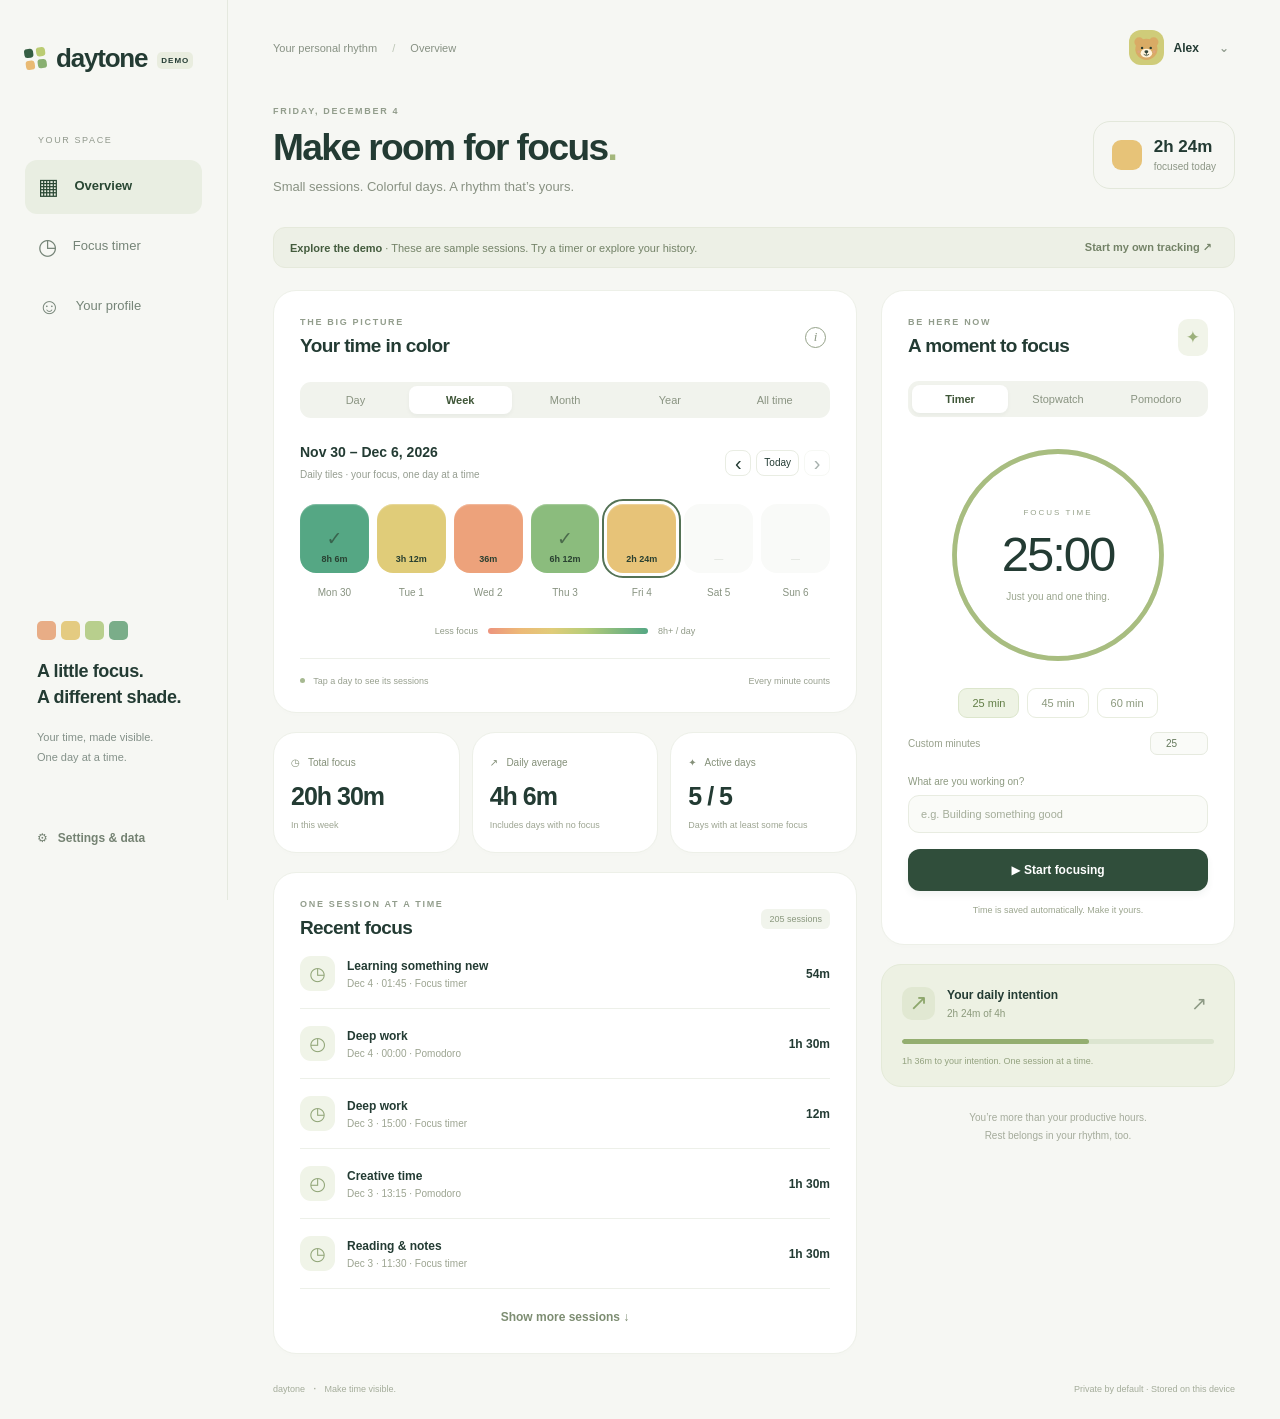
<file: DaytoneV1/Daytone/Daytone.html>
<!doctype html>
<html lang="en"><head><meta charset="utf-8"><meta name="viewport" content="width=device-width,initial-scale=1"><title>Daytone · Make time visible</title><style>:root{--ink:#233b33;--muted:#839088;--green:#294e3c;--paper:#f6f7f3;--line:#edf0e9}*{box-sizing:border-box}body{margin:0;background:var(--paper);color:var(--ink);font:14px -apple-system,BlinkMacSystemFont,'Segoe UI',Arial,'DejaVu Sans',sans-serif}button,input,select{font:inherit}button{cursor:pointer;color:inherit;border:0;background:none;transition:background .16s,transform .16s}button:hover{filter:brightness(.97)}button:active{transform:scale(.98)}button:disabled{cursor:default;opacity:.4}button:focus-visible,a:focus-visible{outline:3px solid #559875;outline-offset:3px}input:focus{outline:2px solid #75a786}a{color:inherit;text-decoration:none}[hidden]{display:none!important}.app{max-width:1700px;display:flex;margin:auto;min-height:100vh}.sidebar{width:228px;flex-shrink:0;padding:43px 25px;border-right:1px solid #e5e9df;display:flex;flex-direction:column;position:sticky;top:0;height:100vh}.brand{display:flex;align-items:center;gap:10px;font-size:26px;letter-spacing:-1.2px;font-weight:750}.brandmark{display:grid;grid-template-columns:repeat(2,9px);gap:3px;transform:rotate(-8deg)}.brandmark i{height:9px;border-radius:3px;background:#355e43}.brandmark i:nth-child(2){background:#bbcc72}.brandmark i:nth-child(3){background:#e9ba73}.brandmark i:nth-child(4){background:#88af70}.beta{font-size:8px;letter-spacing:1px;background:#e9eddf;border-radius:5px;padding:4px;margin-top:4px}.navlabel{font-size:9px;letter-spacing:1.6px;color:#91998d;margin:61px 13px 15px}.nav{text-align:left;padding:14px 13px;border-radius:12px;font-size:13px;margin-bottom:6px;color:#758477}.nav span{font-size:22px;display:inline-block;vertical-align:middle;margin-right:12px}.nav.active{background:#e9eee2;color:#294733;font-weight:650}.sidebottom{margin-top:auto;padding:40px 12px 0}.tinytiles{display:flex;gap:5px}.tinytiles i{height:19px;width:19px;border-radius:5px;background:#e8ad86}.tinytiles i:nth-child(2){background:#e4cb81}.tinytiles i:nth-child(3){background:#b8cf8d}.tinytiles i:nth-child(4){background:#7aad89}.sidebottom h3{font-size:18px;line-height:1.45;font-weight:550;letter-spacing:-.4px}.sidebottom p{font-size:11px;line-height:1.8;color:var(--muted)}.textbutton{font-size:12px;font-weight:600;padding:12px 0}.sidebottom .textbutton{margin-top:40px;color:#748272}main{padding:29px 45px 20px;min-width:0;flex:1}header{display:flex;justify-content:space-between;align-items:center}.breadcrumb{font-size:11px;color:#879183}.breadcrumb span{padding:0 12px;color:#bdc6b6}.profile{display:flex;align-items:center;gap:10px;font-size:12px;font-weight:600}.avatar{width:35px;height:35px;display:grid;place-items:center;border-radius:12px;font-size:24px}.chevron{color:#8f9b8d;padding-left:10px}.welcome{display:flex;align-items:center;justify-content:space-between;margin:40px 0 24px}.eyebrow{font-size:9px;letter-spacing:1.7px;font-weight:650;color:#929d8c}h1{font-size:clamp(25px,2.9vw,39px);letter-spacing:-1.6px;font-weight:600;margin:10px 0}h1 span{color:#a4b77b}.welcome p{font-size:13px;color:#889182;margin:9px 0}.todaychip{display:flex;align-items:center;gap:12px;border:1px solid #e3e8db;border-radius:17px;padding:15px 18px}.todaychip i{width:30px;height:30px;border-radius:9px}.todaychip b{display:block;font-size:17px;font-weight:600}.todaychip small{font-size:10px;color:#8c9685}.demo-banner{display:flex;align-items:center;justify-content:space-between;gap:15px;font-size:11px;background:#edf0e6;border:1px solid #e5e9db;padding:12px 16px;border-radius:12px;margin-bottom:22px;color:#738267}.demo-banner b{color:#445c3e}.demo-banner button{font-size:11px;font-weight:650;white-space:nowrap}.real-banner{font-size:9px;letter-spacing:1.5px;color:#84917b;margin-bottom:20px}.layout{display:grid;grid-template-columns:minmax(0,1.65fr) minmax(290px,1fr);gap:24px}.card{background:#fff;border:1px solid #edf0e8;border-radius:23px;box-shadow:0 3px 6px #28402102}.activity,.sessions,.timer{padding:26px}.sectionhead{display:flex;align-items:center;justify-content:space-between}.sectionhead h2{font-size:19px;letter-spacing:-.6px;font-weight:600;margin:8px 0 0}.iconbutton{font-size:19px;color:#8d9984;padding:7px}.segmented{padding:4px;background:#f1f3ed;border-radius:11px;display:flex;margin-top:25px;gap:2px}.segmented button{flex:1;padding:8px 3px;border-radius:8px;font-size:11px;color:#8a9482;white-space:nowrap}.segmented button.selected{background:#fff;box-shadow:0 2px 4px #2035260b;color:#3f5638;font-weight:600}.period{display:flex;justify-content:space-between;align-items:center;margin:26px 0 23px}.period h3{font-size:14px;font-weight:600;margin:0 0 5px}.period small{font-size:10px;color:#959d90}.arrows{display:flex;align-items:center;gap:5px}.arrows button{border:1px solid #e9ede3;border-radius:8px;height:26px;min-width:26px;font-size:20px}.arrows button#goToday{font-size:10px;padding:0 7px}.tiles{display:grid;gap:8px;grid-template-columns:repeat(7,minmax(0,1fr))}.tile{min-width:0}.tilebox{aspect-ratio:1;border-radius:16px;background:var(--tile);box-shadow:inset 0 1px 1px #ffffff45;display:flex;align-items:center;justify-content:center;position:relative;width:100%;color:#294031;font-weight:600}.tilebox:hover{transform:translateY(-3px)}.tile.today .tilebox{outline:2px solid #547255;outline-offset:3px}.tilebox .check{font-size:19px;opacity:.65}.tilebox .tilevalue{position:absolute;bottom:9px;font-size:9px;font-weight:550}.tilelabel{text-align:center;display:block;color:#889381;font-size:10px;margin-top:14px}.tilelabel b{color:#52664b;font-weight:600}.future .tilebox,.inactive .tilebox{background:#f0f2ed;box-shadow:none;color:#bdc4b7}.legend{display:flex;align-items:center;justify-content:center;gap:10px;font-size:9px;color:#919b88;margin:28px 0 22px}.scale{width:160px;height:6px;border-radius:9px;background:linear-gradient(90deg,#ed947e,#edb977,#e0cc79,#b9cd79,#84b97e,#55a784)}.activityfoot{display:flex;justify-content:space-between;border-top:1px solid var(--line);padding-top:17px;font-size:9px;color:#98a08f;gap:8px}.liveDot{display:inline-block;width:5px;height:5px;background:#a6b991;border-radius:50%;margin:0 6px 1px 0}.statgrid{display:grid;grid-template-columns:repeat(3,1fr);gap:12px;margin:19px 0}.stat{padding:20px 17px}.statlabel{font-size:10px;color:#849079}.stat strong{display:block;font-size:25px;font-weight:550;letter-spacing:-1px;margin:13px 0 8px}.stat small{font-size:9px;color:#9da592;line-height:1.5;display:block}.pill{border-radius:6px;background:#f1f4ec;color:#89977d;padding:5px 8px;font-size:9px}.sessionrow{display:flex;align-items:center;gap:12px;padding:17px 0;border-bottom:1px solid var(--line)}.sessionicon{width:35px;height:35px;background:#f0f4e8;display:grid;place-items:center;border-radius:11px;color:#92a679;font-size:19px}.sessiontext{flex:1;min-width:0}.sessiontext b{display:block;font-size:12px;font-weight:550;overflow:hidden;text-overflow:ellipsis;white-space:nowrap}.sessiontext small{display:block;color:#9ca491;font-size:10px;margin-top:5px}.sessiontime{font-size:12px;font-weight:600}.sessions .textbutton{display:block;margin:9px auto -9px;color:#7d8d72}.spark{background:#f1f4e9;border-radius:10px;color:#9cb07b;padding:8px;font-size:17px}.timerModes{margin-top:24px}.timerFace{width:230px;height:230px;position:relative;margin:23px auto 18px}.timerFace svg{width:100%;height:100%;transform:rotate(-90deg)}.timerFace circle{fill:none;stroke-width:5}.track{stroke:#edf1e7}.progress{stroke:#a8bd80;stroke-linecap:round;stroke-dasharray:678.584;stroke-dashoffset:0;transition:stroke-dashoffset .3s}.timerFace>div{position:absolute;inset:0;display:flex;flex-direction:column;align-items:center;justify-content:center}.phase{font-size:8px;letter-spacing:2px;color:#96a18a}.timerFace strong{font-weight:450;font-size:49px;font-variant-numeric:tabular-nums;letter-spacing:-2px;margin:9px 0}.timerCaption{font-size:10px;color:#9aa58e}.presets{display:flex;gap:8px;justify-content:center}.presets button{border:1px solid #e8eddf;padding:8px 13px;border-radius:9px;font-size:11px;color:#8b997d}.presets button.selected{background:#eef3e4;border-color:#dce6cc;color:#617d45}.custom{display:flex;align-items:center;justify-content:space-between;font-size:10px;color:#97a08b;margin-top:14px}.custom input{width:58px;padding:5px;border:1px solid #e6eadf;border-radius:7px;color:#63775a;text-align:center;background:#fafbf8}.tasklabel{display:block;margin-top:21px;font-size:10px;color:#8e9b82}.taskinput{margin-top:8px;border:1px solid #e8ece1;border-radius:11px;background:#fafbf8;width:100%;padding:12px;font-size:11px;color:#4a6140}.taskinput::placeholder{color:#a4ad9a}.primary{width:100%;border-radius:12px;background:#304e3b;color:#fff;padding:14px;font-size:12px;font-weight:550;margin-top:16px;box-shadow:0 4px 7px #294e3c10}.secondary{width:100%;border:1px solid #dce5d4;border-radius:12px;padding:11px;margin-top:9px;font-size:12px}.timerNote{text-align:center;color:#9ba58e;font-size:9px;line-height:1.5;margin:13px 0 0}.goalcard{background:#edf1e3;border:1px solid #e4ead8;border-radius:20px;padding:20px;display:flex;flex-wrap:wrap;align-items:center;gap:12px;margin-top:19px}.goalicon{width:33px;height:33px;display:grid;place-items:center;background:#e1e8d2;border-radius:10px;color:#8da66b;font-size:22px}.goalcard h3{font-size:12px;font-weight:600;margin:0 0 6px}.goalcard p{font-size:10px;margin:0;color:#8b997b}.goalcard b{font-weight:500}.goalcard button{margin-left:auto}.goalbar{height:5px;background:#dce5d0;border-radius:9px;flex-basis:100%;overflow:hidden;margin-top:5px}.goalbar i{display:block;height:100%;background:#94ae70;border-radius:9px;transition:width .5s}.goalcard small{font-size:9px;color:#93a27f}.quietnote{text-align:center;font-size:10px;line-height:1.8;color:#a4ab9b;padding:22px 0}footer{display:flex;justify-content:space-between;font-size:9px;color:#a4ac9a;padding:30px 0 5px}footer b{padding:0 6px}.tiles.month{gap:8px}.month .tilebox{border-radius:11px;min-height:38px}.month .tilebox .tilevalue{display:none}.month .tilelabel{margin-top:5px;font-size:8px}.tiles.year,.tiles.all{grid-template-columns:repeat(4,minmax(0,1fr));gap:15px}.year .tilebox,.all .tilebox{aspect-ratio:1.35}.tiles.day{grid-template-columns:repeat(6,minmax(0,1fr));gap:10px}.day .tilebox{border-radius:11px;aspect-ratio:1.3}.day .tilelabel{margin-top:5px;font-size:8px}.day .tilevalue{position:static;font-size:9px}.weekday{text-align:center;font-size:9px;color:#9aa58d;margin-bottom:5px}.empty{color:#98a38d;text-align:center;padding:30px 8px;line-height:1.7;font-size:12px}dialog{border:1px solid #e3e9da;border-radius:26px;box-shadow:0 25px 100px #203a3430;padding:35px;max-width:480px;width:calc(100% - 30px);max-height:85vh;overflow:auto;color:var(--ink)}dialog::backdrop{background:#243c3440;backdrop-filter:blur(7px)}.close{position:absolute;right:17px;top:12px;font-size:25px;color:#89967e}dialog h2{font-size:26px;letter-spacing:-1px;margin:10px 0 15px}dialog p{color:#849377;line-height:1.75;font-size:12px}dialog label{font-size:12px;display:block;margin:17px 0 7px}dialog input,dialog select{width:100%;padding:11px;border:1px solid #dde5d5;border-radius:10px;background:#fafcf7}dialog .avatar{width:80px;height:80px;font-size:50px;border-radius:25px;margin:10px auto}.profile-summary{text-align:center}.profile-summary strong{font-size:28px}.dialogscale{display:flex;justify-content:space-between;gap:7px}.swatch{width:100%;border-radius:9px;padding:15px 3px;text-align:center;font-size:10px}.danger{color:#b36453}.delete{color:#9caaa0;font-size:19px;padding:5px}#toast{position:fixed;bottom:25px;left:50%;transform:translateX(-50%);border-radius:13px;background:#294737;color:#fff;padding:14px 24px;font-size:12px;box-shadow:0 4px 20px #22392a30;z-index:10;opacity:0;pointer-events:none;transition:opacity .2s;max-width:90vw}#toast.show{opacity:1}.summaryline{display:flex;gap:20px;background:#f1f5ea;border-radius:12px;padding:16px;font-size:13px;margin:15px 0}.modalActions{display:flex;gap:10px}.modalActions>*{flex:1}.hint{font-size:10px!important}.large-number{font-size:42px;font-weight:500;letter-spacing:-2px}
@media(min-width:1450px){main{padding-left:55px;padding-right:55px}.activity,.timer,.sessions{padding:30px}.tilebox{border-radius:20px}.timerFace{width:250px;height:250px}}@media(max-width:1150px){.sidebar{width:180px;padding:35px 15px}main{padding:25px}.layout{gap:16px;grid-template-columns:minmax(0,1.4fr) minmax(280px,1fr)}.activity,.timer,.sessions{padding:20px}.tilebox{border-radius:11px}.tilebox .tilevalue{font-size:8px;bottom:6px}.stat{padding:17px 12px}.stat strong{font-size:22px}.demo-banner{font-size:10px}.todaychip{display:none}.brand{font-size:23px}}@media(max-width:900px){.sidebar{width:72px;padding:32px 10px}.brand{font-size:0;justify-content:center}.brandmark{grid-template-columns:repeat(2,11px)}.brandmark i{height:11px}.beta,.navlabel,.sidebottom{display:none}.nav{font-size:0;text-align:center;padding:12px 0}.nav span{font-size:25px;margin:0}.nav:first-of-type{margin-top:45px}main{padding:24px}.layout{grid-template-columns:1fr 300px}.activityfoot>span:last-child{display:none}.statgrid{gap:8px}.stat strong{font-size:21px}.statlabel{font-size:9px}.tilebox .check{font-size:13px}.tilebox .tilevalue{display:none}}@media(max-width:720px){.sidebar{display:none}main{padding:20px 17px}.breadcrumb{font-size:10px}.welcome{margin:27px 0 20px}h1{font-size:31px}.welcome p{font-size:12px}.layout{display:flex;flex-direction:column}.rightcol{order:-1}.timer{padding:22px}.timerFace{width:210px;height:210px;margin:18px auto}.goalcard,.quietnote{display:none}.timerModes{margin-top:19px}.timerNote{font-size:10px}.demo-banner{align-items:flex-start;flex-direction:column;gap:8px}.demo-banner button{padding:0}.stat strong{font-size:24px}.activityfoot>span:last-child{display:block}.tilebox .tilevalue{display:block}.tilebox{border-radius:13px}.activity,.sessions{padding:22px}.tilebox .check{font-size:19px}footer{font-size:8px}.profile{font-size:11px}.welcome h1{letter-spacing:-1.2px}}

.avatar svg{width:88%;height:88%;overflow:visible}#colorInfo{font:italic 13px Georgia,serif;width:21px;height:21px;border:1px solid #95a289;border-radius:50%;padding:0;margin-right:4px}

.mobileNav{display:none}@media(max-width:720px){main{padding-bottom:90px}.mobileNav{display:flex;position:fixed;bottom:0;left:0;right:0;z-index:5;justify-content:space-around;padding:10px 20px max(10px,env(safe-area-inset-bottom));background:#f9fbf6ed;border-top:1px solid #e2e8db;backdrop-filter:blur(16px)}.mobileNav button{font-size:22px;min-width:75px;color:#657e54}.mobileNav span{display:block;font-size:10px;margin-top:4px}.tiles.week .tilebox .check{display:none}.tiles.week .tilebox{aspect-ratio:.8}.tiles.week .tilevalue{font-size:8px;position:static}.stat strong{font-size:20px}#toast{bottom:85px}.tilebox .tilevalue{white-space:nowrap}}
</style></head>
<body><div class="app"><aside class="sidebar"><a class="brand" href="#"><span class="brandmark"><i></i><i></i><i></i><i></i></span>daytone<span class="beta">DEMO</span></a><div class="navlabel">YOUR SPACE</div><button class="nav active" id="overviewNav"><span>▦</span> Overview</button><button class="nav" id="focusNav"><span>◷</span> Focus timer</button><button class="nav" id="profileNav"><span>☺</span> Your profile</button><div class="sidebottom"><div class="tinytiles"><i></i><i></i><i></i><i></i></div><h3>A little focus.<br>A different shade.</h3><p>Your time, made visible.<br>One day at a time.</p><button class="textbutton" id="settingsNav">⚙ &nbsp; Settings & data</button></div></aside>
<main><header><div class="breadcrumb">Your personal rhythm <span>/</span> Overview</div><button class="profile" id="profileButton"><span class="avatar" id="avatar"></span><span id="profileName"></span><span class="chevron">⌄</span></button></header><div class="welcome"><div><div class="eyebrow" id="todayDate"></div><h1>Make room for focus<span>.</span></h1><p>Small sessions. Colorful days. A rhythm that’s yours.</p></div><div class="todaychip"><i id="todayDot"></i><span><b id="todayAmount">0m</b><small>focused today</small></span></div></div>
<div class="demo-banner" id="demoBanner"><span><b>Explore the demo</b> · These are sample sessions. Try a timer or explore your history.</span><button id="useReal">Start my own tracking ↗</button></div><div class="real-banner" id="realBanner" hidden>YOUR TRACKING · Saved on this device</div>
<div class="layout"><div class="leftcol"><section class="card activity"><div class="sectionhead"><div><div class="eyebrow">THE BIG PICTURE</div><h2>Your time in color</h2></div><button class="iconbutton" id="colorInfo" aria-label="How colors work">i</button></div><div class="segmented" id="ranges"><button data-range="day">Day</button><button data-range="week" class="selected">Week</button><button data-range="month">Month</button><button data-range="year">Year</button><button data-range="all">All time</button></div><div class="period"><div><h3 id="periodTitle"></h3><small id="periodSub"></small></div><div class="arrows"><button id="previous" aria-label="Previous period">‹</button><button id="goToday">Today</button><button id="next" aria-label="Next period">›</button></div></div><div id="tiles" class="tiles"></div><div class="legend"><span>Less focus</span><div class="scale"></div><span>8h+ / day</span></div><div class="activityfoot"><span><i class="liveDot"></i> <span id="tileHint">Tap a day to see its sessions</span></span><span>Every minute counts</span></div></section>
<div class="statgrid"><section class="card stat"><span class="statlabel">◷ &nbsp; Total focus</span><strong id="totalStat"></strong><small id="totalSub"></small></section><section class="card stat"><span class="statlabel">↗ &nbsp; Daily average</span><strong id="averageStat"></strong><small>Includes days with no focus</small></section><section class="card stat"><span class="statlabel">✦ &nbsp; Active days</span><strong id="daysStat"></strong><small id="daysSub"></small></section></div>
<section class="card sessions"><div class="sectionhead"><div><div class="eyebrow">ONE SESSION AT A TIME</div><h2>Recent focus</h2></div><span class="pill" id="sessionCount"></span></div><div id="sessionList"></div><button class="textbutton" id="moreSessions">Show more sessions ↓</button></section></div>
<div class="rightcol"><section class="card timer" id="timerCard"><div class="sectionhead"><div><div class="eyebrow">BE HERE NOW</div><h2>A moment to focus</h2></div><span class="spark">✦</span></div><div class="segmented timerModes" id="modes"><button data-mode="countdown" class="selected">Timer</button><button data-mode="infinite">Stopwatch</button><button data-mode="pomodoro">Pomodoro</button></div><div class="timerFace" id="timerFace"><svg viewBox="0 0 240 240" aria-hidden="true"><circle cx="120" cy="120" r="108" class="track"/><circle cx="120" cy="120" r="108" class="progress" id="progress"/></svg><div><span class="phase" id="phase">FOCUS TIME</span><strong id="clock">25:00</strong><span class="timerCaption" id="timerCaption">Just you and one thing.</span></div></div><div id="timerConfig"><div id="durationConfig"><div class="presets"><button data-min="25" class="selected">25 min</button><button data-min="45">45 min</button><button data-min="60">60 min</button></div><div class="custom"><label for="workMinutes" id="workLabel">Custom minutes</label><input id="workMinutes" type="number" min="1" max="480" value="25"></div></div><div class="custom" id="breakConfig" hidden><label for="breakMinutes">Break minutes</label><input id="breakMinutes" type="number" min="1" max="120" value="5"></div><div class="custom" id="roundConfig" hidden><label for="rounds">Focus rounds</label><input id="rounds" type="number" min="1" max="12" value="4"></div></div><label class="tasklabel" for="task">What are you working on?</label><input class="taskinput" id="task" maxlength="80" placeholder="e.g. Building something good"><div class="timerActions"><button class="primary" id="start">▶ &nbsp; Start focusing</button><button class="secondary" id="finish" hidden>Finish & save</button></div><p class="timerNote" id="timerNote">Time is saved automatically. Make it yours.</p></section>
<section class="goalcard"><div class="goalicon">↗</div><div><h3>Your daily intention</h3><p><b id="goalDone"></b> of <b id="goalAmount"></b></p></div><button class="iconbutton" id="editGoal" aria-label="Edit daily goal">↗</button><div class="goalbar"><i id="goalBar"></i></div><small id="goalNote"></small></section><div class="quietnote">You’re more than your productive hours.<br>Rest belongs in your rhythm, too.</div></div></div><footer><span>daytone <b>·</b> Make time visible.</span><span>Private by default · Stored on this device</span></footer></main></div><dialog id="modal"><button class="close" id="closeModal" aria-label="Close dialog">×</button><div id="modalBody"></div></dialog><nav class="mobileNav" aria-label="Main navigation"><button id="mobileOverview">▦<span>Overview</span></button><button id="mobileFocus">◷<span>Focus</span></button><button id="mobileSettings">⚙<span>Settings</span></button></nav><div id="toast" role="status"></div><script>/* Pure time and color functions; shared by the UI and automated tests. */
(function(root){
'use strict';
const DAY=86400000;
function key(d){d=new Date(d);return `${d.getFullYear()}-${String(d.getMonth()+1).padStart(2,'0')}-${String(d.getDate()).padStart(2,'0')}`;}
function date(k){return new Date(k+'T00:00:00');}
function add(d,n){d=new Date(d);d.setDate(d.getDate()+n);return d;}
function days(a,b){let n=0;for(let d=date(key(a));d<=b;d=add(d,1))n++;return n;}
function color(seconds){const stops=[[237,148,126],[237,185,119],[224,204,121],[185,205,121],[132,185,126],[85,167,132]];let x=Math.max(0,Math.min(1,seconds/28800))*5,i=Math.min(4,Math.floor(x)),t=x-i;return '#'+stops[i].map((v,j)=>Math.round(v+(stops[i+1][j]-v)*t).toString(16).padStart(2,'0')).join('');}
function duration(sec){sec=Math.max(0,sec);if(sec<60)return Math.floor(sec)+'s';let m=Math.floor(sec/60);return m<60?m+'m':Math.floor(m/60)+'h'+(m%60?' '+m%60+'m':'');}
function elapsed(run,now=Date.now()){return run.spans.reduce((s,p)=>s+p[1]-p[0],0)+(run.runningSince!==null?Math.max(0,now-run.runningSince):0);}
function intervals(run,now=Date.now()){let remaining=run.mode==='infinite'?Infinity:(run.phase==='break'?run.rest:run.work)*60000;const list=run.spans.concat(run.runningSince!==null?[[run.runningSince,Math.max(run.runningSince,now)]]:[]),out=[];for(const [a,b] of list){let n=Math.min(b-a,remaining);if(n>0)out.push([a,a+n]);remaining-=n;}return out;}
function daily(sessions){const map={};for(const s of sessions)for(const [start,end]of s.intervals){let p=start;while(p<end){let d=new Date(p),next=+add(date(key(d)),1),stop=Math.min(end,next);map[key(d)]=(map[key(d)]||0)+(stop-p)/1000;p=stop;}}return map;}
function total(sessions){return sessions.reduce((t,s)=>t+s.intervals.reduce((a,p)=>a+(p[1]-p[0])/1000,0),0);}
const api={DAY,key,date,add,days,color,duration,elapsed,intervals,daily,total};if(typeof module!=='undefined')module.exports=api;root.DT=api;
})(typeof window!=='undefined'?window:globalThis);
</script><script>'use strict';
const $=id=>document.getElementById(id),C=DT,KEY='daytone-v1',animals=['🐻','🦊','🐼','🐨','🐯','🐸','🐰','🦁'];
function avatarArt(animal){const i=animals.indexOf(animal),colors=['#b68a5a','#d78951','#f4f2de','#a4aea5','#e3b15f','#a5be74','#eee2d1','#d9ab65'],fur=colors[Math.max(0,i)],ears=i===6?'<ellipse cx="22" cy="17" rx="7" ry="14" fill="'+fur+'"/><ellipse cx="42" cy="17" rx="7" ry="14" fill="'+fur+'"/>':'<circle cx="17" cy="21" r="10" fill="'+fur+'"/><circle cx="47" cy="21" r="10" fill="'+fur+'"/>';return '<svg viewBox="0 0 64 64" role="img" aria-label="Animal avatar">'+ears+'<ellipse cx="32" cy="36" rx="23" ry="22" fill="'+fur+'"/>'+(i===2?'<ellipse cx="22" cy="32" rx="7" ry="8" fill="#46504a"/><ellipse cx="42" cy="32" rx="7" ry="8" fill="#46504a"/>':'')+'<ellipse cx="32" cy="44" rx="12" ry="9" fill="#fff4dc"/><circle cx="23" cy="33" r="2.5" fill="#263c31"/><circle cx="41" cy="33" r="2.5" fill="#263c31"/><ellipse cx="32" cy="41" rx="4" ry="3" fill="#334537"/><path d="M32 44v3m-5 0q5 5 10 0" fill="none" stroke="#334537" stroke-width="1.7" stroke-linecap="round"/><circle cx="16" cy="41" r="3" fill="#e1a090" opacity=".55"/><circle cx="48" cy="41" r="3" fill="#e1a090" opacity=".55"/></svg>';}
let storageError=false;
function blank(){return {created:C.key(new Date()),name:'Your space',avatar:animals[Math.floor(Math.random()*animals.length)],goal:4,sessions:[],run:null,settings:{mode:'countdown',work:25,rest:5,rounds:4}};}
function sample(){let s=blank();s.created=C.key(C.add(new Date(),-65));s.name='Alex';const titles=['Deep work','Learning something new','Building Daytone','Reading & notes','Creative time'];for(let i=65;i>=0;i--){let d=C.add(new Date(),-i),hours=i===0?Math.min(2.4,new Date().getHours()*.2):[4.5,6.2,.6,3.2,8.1,1.6,0,5.3,7,2.5][i%10];let cursor=new Date(d.getFullYear(),d.getMonth(),d.getDate(),8).getTime();if(i===0)cursor=+new Date(d.getFullYear(),d.getMonth(),d.getDate());for(let j=0;hours>0;j++){let h=Math.min(hours,1.5);s.sessions.push({id:'sample-'+i+'-'+j,title:titles[(i+j)%5],mode:j%3?'countdown':'pomodoro',intervals:[[cursor,cursor+h*3600000]]});cursor+=h*3600000+15*60000;hours-=h;}}return s;}
let store;try{store=JSON.parse(localStorage.getItem(KEY));}catch{}if(!store||store.version!==1)store={version:1,demo:true,personal:blank(),sample:sample()};let data=store.demo?store.sample:store.personal;
let range='week',anchor=new Date(),mode=data.settings.mode,showCount=5,lastDay=C.key(new Date()),audioCtx;
function save(){try{localStorage.setItem(KEY,JSON.stringify(store));}catch{if(!storageError){storageError=true;toast('Storage is unavailable. Export a backup before closing.');}}}
function esc(v){return String(v).replace(/[&<>"']/g,c=>({'&':'&amp;','<':'&lt;','>':'&gt;','"':'&quot;',"'":'&#39;'}[c]));}
function toast(t){$('toast').textContent=t;$('toast').classList.add('show');clearTimeout(toast.t);toast.t=setTimeout(()=>$('toast').classList.remove('show'),4000);}
function modal(html){$('modalBody').innerHTML=html;if(!$('modal').open)$('modal').showModal();}
$('closeModal').onclick=()=>$('modal').close();$('modal').addEventListener('click',e=>{if(e.target===$('modal')){const r=$('modal').getBoundingClientRect();if(e.clientX<r.left||e.clientX>r.right||e.clientY<r.top||e.clientY>r.bottom)$('modal').close();}});
function confirmAction(title,text,action){modal(`<div class="eyebrow">A QUICK CHECK</div><h2>${title}</h2><p>${text}</p><div class="modalActions"><button class="secondary" id="cancelAction">Cancel</button><button class="primary" id="confirmAction">Continue</button></div>`);$('cancelAction').onclick=()=>$('modal').close();$('confirmAction').onclick=()=>{$('modal').close();action();};}
function totals(){const map=C.daily(data.sessions),today=C.key(new Date());return {map,today,total:C.total(data.sessions),count:C.days(C.date(data.created),C.date(today))};}
function renderTop(){const t=totals(),seconds=t.map[t.today]||0;$('avatar').innerHTML=avatarArt(data.avatar);$('avatar').style.background=C.color(t.total/Math.max(1,t.count));$('profileName').textContent=data.name;$('todayDate').textContent=new Date().toLocaleDateString('en',{weekday:'long',month:'long',day:'numeric'}).toUpperCase();$('todayDot').style.background=C.color(seconds);$('todayAmount').textContent=C.duration(seconds);$('demoBanner').hidden=!store.demo;$('realBanner').hidden=store.demo;$('goalDone').textContent=C.duration(seconds);$('goalAmount').textContent=data.goal+'h';$('goalBar').style.width=Math.min(100,seconds/(data.goal*3600)*100)+'%';$('goalNote').textContent=seconds>=data.goal*3600?'Intention reached. Enjoy what comes next.':C.duration(data.goal*3600-seconds)+' to your intention. One session at a time.';}
function bounds(){let a=C.date(C.key(anchor)),b;if(range==='week'){a=C.add(a,-((a.getDay()+6)%7));b=C.add(a,6);}else if(range==='month'){a=new Date(a.getFullYear(),a.getMonth(),1);b=new Date(a.getFullYear(),a.getMonth()+1,0);}else if(range==='year'){a=new Date(a.getFullYear(),0,1);b=new Date(a.getFullYear(),11,31);}else if(range==='all'){a=C.date(data.created);b=C.date(C.key(new Date()));}else b=new Date(a);return [a,b];}
function short(d){return d.toLocaleDateString('en',{month:'short',day:'numeric'});}
function sumPeriod(a,b,map){let seconds=0,count=0,active=0,today=C.key(new Date());for(let d=new Date(a);d<=b;d=C.add(d,1)){let k=C.key(d);if(k<data.created||k>today)continue;seconds+=map[k]||0;count++;if(map[k]>0)active++;}return {seconds,count,active,average:count?seconds/count:0};}
function tile(d,seconds,label,value,options={}){const k=C.key(d),future=k>C.key(new Date()),inactive=options.aggregate?options.tracked===false:k<data.created;return `<div class="tile ${future?'future':inactive?'inactive':''} ${k===C.key(new Date())&&!options.aggregate?'today':''}"><button class="tilebox" style="--tile:${C.color(seconds)}" data-${options.aggregate?'period':'date'}="${k}" ${future||inactive&&!options.aggregate?'disabled':''} aria-label="${esc(label)}, ${future?'future':inactive?'before tracking':C.duration(seconds)}"><span class="check">${options.center||(!future&&!inactive&&seconds>=data.goal*3600?'✓':'')}</span><span class="tilevalue">${future||inactive&&!options.aggregate?'—':esc(value)}</span></button><span class="tilelabel">${esc(label)}</span></div>`;}
function renderHistory(){let [a,b]=bounds(),map=C.daily(data.sessions),stats=sumPeriod(a,b,map),html='';$('tiles').className='tiles '+range;document.querySelectorAll('[data-range]').forEach(e=>e.classList.toggle('selected',e.dataset.range===range));$('periodTitle').textContent=range==='all'?'Every chapter':range==='year'?String(a.getFullYear()):range==='month'?a.toLocaleDateString('en',{month:'long',year:'numeric'}):range==='day'?a.toLocaleDateString('en',{weekday:'long',month:'short',day:'numeric',year:'numeric'}):`${short(a)} – ${short(b)}, ${b.getFullYear()}`;$('periodSub').textContent=range==='all'?'Yearly tiles · color = average hours per day':range==='year'?'Monthly tiles · color = average hours per day':range==='day'?'Hourly tiles · color = share of the hour focused':'Daily tiles · your focus, one day at a time';$('previous').disabled=range==='all'||C.key(a)<=data.created;$('next').disabled=range==='all'||C.key(b)>=C.key(new Date());$('tileHint').textContent=['all','year'].includes(range)?'Tap a tile to explore the period':range==='day'?'Tap an hour to see this day’s sessions':'Tap a day to see its sessions';if(range==='day'){for(let h=0;h<24;h++){let start=+new Date(a.getFullYear(),a.getMonth(),a.getDate(),h),end=+new Date(a.getFullYear(),a.getMonth(),a.getDate(),h+1),s=0;for(const session of data.sessions)for(const [x,y]of session.intervals)s+=Math.max(0,Math.min(end,y)-Math.max(start,x))/1000;html+=tile(a,s*8,String(h).padStart(2,'0')+':00',s?C.duration(s):'—');}}else if(range==='year'||range==='all'){let first=range==='year'?0:a.getFullYear(),last=range==='year'?11:b.getFullYear();for(let i=first;i<=last;i++){let d=range==='year'?new Date(a.getFullYear(),i,1):new Date(i,0,1),end=range==='year'?new Date(a.getFullYear(),i+1,0):new Date(i,11,31),s=sumPeriod(d,end,map);html+=tile(d,s.average,range==='year'?d.toLocaleDateString('en',{month:'short'}):String(i),s.count?C.duration(s.average)+'/d':'—',{aggregate:true,tracked:s.count>0});}}else{if(range==='month'){html=['M','T','W','T','F','S','S'].map(x=>`<div class="weekday">${x}</div>`).join('');html+='<div></div>'.repeat((a.getDay()+6)%7);}for(let d=new Date(a);d<=b;d=C.add(d,1))html+=tile(d,map[C.key(d)]||0,range==='week'?d.toLocaleDateString('en',{weekday:'short'})+' '+d.getDate():String(d.getDate()),C.duration(map[C.key(d)]||0));}$('tiles').innerHTML=html;document.querySelector('.legend span:last-child').textContent=range==='day'?'60m / hour':'8h+ / day';$('totalStat').textContent=C.duration(stats.seconds);$('averageStat').textContent=C.duration(stats.average);$('daysStat').textContent=stats.active+' / '+stats.count;$('daysSub').textContent='Days with at least some focus';$('totalSub').textContent=range==='all'?'Since '+short(C.date(data.created)):'In this '+(range==='day'?'day':range);$('tiles').querySelectorAll('[data-date]').forEach(e=>e.onclick=()=>showDay(e.dataset.date));$('tiles').querySelectorAll('[data-period]').forEach(e=>e.onclick=()=>{anchor=C.date(e.dataset.period);range=range==='all'?'year':'month';renderHistory();});}
function sessionSeconds(s){return C.total([s]);}
function row(s,deletable=false){const start=new Date(s.intervals[0][0]);return `<div class="sessionrow"><span class="sessionicon">${s.mode==='pomodoro'?'◴':s.mode==='infinite'?'∞':'◷'}</span><div class="sessiontext"><b>${esc(s.title)}</b><small>${short(start)} · ${start.toLocaleTimeString('en',{hour:'2-digit',minute:'2-digit',hour12:false})} · ${s.mode==='pomodoro'?'Pomodoro':s.mode==='infinite'?'Stopwatch':'Focus timer'}</small></div><span class="sessiontime">${C.duration(sessionSeconds(s))}</span>${deletable?`<button class="delete" data-delete="${esc(s.id)}" aria-label="Delete session">×</button>`:''}</div>`;}
function sorted(){return [...data.sessions].sort((a,b)=>b.intervals[0][0]-a.intervals[0][0]);}
function renderSessions(){const s=sorted();$('sessionCount').textContent=s.length+' sessions';$('sessionList').innerHTML=s.length?s.slice(0,showCount).map(x=>row(x)).join(''):'<div class="empty">Your first color starts here.<br>Start a focus session to fill your first day.</div>';$('moreSessions').hidden=s.length<=5;$('moreSessions').textContent=showCount>=s.length?'Show fewer sessions ↑':'Show more sessions ↓';}
function showDay(k){const s=sorted().filter(x=>x.intervals.some(([a,b])=>C.key(a)<=k&&C.key(b-1)>=k)),seconds=C.daily(data.sessions)[k]||0;modal(`<div class="eyebrow">YOUR DAILY SHADE</div><h2>${C.date(k).toLocaleDateString('en',{weekday:'long',month:'long',day:'numeric'})}</h2><div class="summaryline" style="background:${C.color(seconds)}"><b>${C.duration(seconds)} focused</b><span>${s.length} sessions</span></div>${s.length?s.map(x=>row(x,true)).join(''):'<p>No sessions recorded for this day.</p>'}<p class="hint">Sessions crossing midnight are split between days. Session rows show their full duration.</p>`);$('modalBody').querySelectorAll('[data-delete]').forEach(e=>e.onclick=()=>confirmAction('Delete this session?','Its focused time will also be removed from your colors and totals.',()=>{data.sessions=data.sessions.filter(s=>s.id!==e.dataset.delete);save();render();showDay(k);}));}
function render(){renderTop();renderHistory();renderSessions();renderTimer();}
function readSettings(){let work=Number($('workMinutes').value),rest=Number($('breakMinutes').value),rounds=Number($('rounds').value);if(!Number.isInteger(work)||work<1||work>480||!Number.isInteger(rest)||rest<1||rest>120||!Number.isInteger(rounds)||rounds<1||rounds>12){toast('Use whole minutes: focus 1–480, break 1–120, rounds 1–12.');return false;}data.settings={mode,work,rest,rounds};save();return true;}
function loadSettings(){mode=data.settings.mode;$('workMinutes').value=data.settings.work;$('breakMinutes').value=data.settings.rest;$('rounds').value=data.settings.rounds;}
function renderTimer(){let r=data.run,active=!!r;if(r)mode=r.mode;document.querySelectorAll('[data-mode]').forEach(b=>{b.classList.toggle('selected',b.dataset.mode===mode);b.disabled=active;});$('durationConfig').hidden=mode==='infinite';$('breakConfig').hidden=mode!=='pomodoro';$('roundConfig').hidden=mode!=='pomodoro';$('timerConfig').hidden=active;$('task').disabled=active;if(r)$('task').value=r.title;$('finish').hidden=!active;$('finish').textContent=r?.phase==='break'||r?.waiting?'End Pomodoro':'Finish & save';$('start').textContent=!r?'▶   Start focusing':r.waiting?'▶   '+(r.nextPhase==='break'?'Start break':'Start next focus'):r.runningSince===null?'▶   Resume':'Ⅱ   Pause';$('timerNote').textContent=!r?'Time is saved automatically. Make it yours.':r.waiting?'Round saved. Start the next phase when you’re ready.':r.mode==='infinite'?'Keeps counting if you close the window. Stop when done.':'Focus time is saved when you finish. Breaks never count.';document.querySelectorAll('[data-min]').forEach(e=>e.classList.toggle('selected',Number(e.dataset.min)===Number($('workMinutes').value)));tickDisplay();}
function tickDisplay(){const r=data.run;let ms=r?C.elapsed(r):0,target=r?(r.phase==='break'?r.rest:r.work)*60000:Number($('workMinutes').value||25)*60000;let sec=r?.mode==='infinite'?Math.floor(ms/1000):Math.ceil(Math.max(0,target-ms)/1000),h=Math.floor(sec/3600),m=Math.floor(sec/60)%60,s=sec%60;$('clock').textContent=(h?h+':'+String(m).padStart(2,'0'):String(m).padStart(2,'0'))+':'+String(s).padStart(2,'0');if(!r&&mode==='infinite')$('clock').textContent='00:00';$('phase').textContent=r?.waiting?'ROUND COMPLETE':r?.phase==='break'?'TAKE A BREATH':r?.runningSince===null?'PAUSED':'FOCUS TIME';$('timerCaption').textContent=r?.mode==='pomodoro'?`Round ${r.round} of ${r.totalRounds} · ${r.phase==='break'?'break':'focus'}`:r?.mode==='infinite'?'No finish line. Find your flow.':'Just you and one thing.';let ratio=r?.mode==='infinite'?(ms%3600000)/3600000:r?Math.min(1,ms/target):0;$('progress').style.strokeDashoffset=678.584*ratio;$('progress').style.stroke=r?.phase==='break'?'#c7b883':'#a8bd80';}
function initAudio(){try{audioCtx=audioCtx||new(window.AudioContext||window.webkitAudioContext)();audioCtx.resume();}catch{}}
function ding(){try{const o=audioCtx.createOscillator(),g=audioCtx.createGain();o.connect(g);g.connect(audioCtx.destination);o.frequency.value=660;g.gain.setValueAtTime(.08,audioCtx.currentTime);g.gain.exponentialRampToValueAtTime(.001,audioCtx.currentTime+.6);o.start();o.stop(audioCtx.currentTime+.6);}catch{}}
function commit(r,now){if(r.phase==='break')return;const intervals=C.intervals(r,now);if(intervals.reduce((s,p)=>s+p[1]-p[0],0)<1000)return;if(!data.sessions.some(s=>s.id===r.id))data.sessions.push({id:r.id,title:r.title,mode:r.mode,intervals});}
function finishStage(){const r=data.run;if(!r||r.waiting)return;commit(r,Date.now());if(r.mode==='pomodoro'&&(r.phase==='break'||r.round<r.totalRounds)){r.spans=C.intervals(r);r.runningSince=null;r.waiting=true;r.nextPhase=r.phase==='work'?'break':'work';}else data.run=null;save();ding();toast(r.phase==='break'?'Break finished. Ready for another round?':'Focus saved. A little more color in your day.');render();}
function tick(){let r=data.run;if(r&&!r.waiting&&r.runningSince!==null&&r.mode!=='infinite'&&C.elapsed(r)>=(r.phase==='break'?r.rest:r.work)*60000)finishStage();else tickDisplay();if(lastDay!==C.key(new Date())){lastDay=C.key(new Date());render();}}
function startPause(){initAudio();let r=data.run;if(!r){if(!readSettings())return;const now=Date.now();data.run={id:crypto.randomUUID(),mode,phase:'work',round:1,totalRounds:data.settings.rounds,work:data.settings.work,rest:data.settings.rest,title:$('task').value.trim()||'Focus session',spans:[],runningSince:now,waiting:false};}else if(r.waiting){r.phase=r.nextPhase;if(r.phase==='work')r.round++;r.id=crypto.randomUUID();r.spans=[];r.runningSince=Date.now();r.waiting=false;}else if(r.runningSince!==null){r.spans.push([r.runningSince,Math.max(r.runningSince,Date.now())]);r.runningSince=null;}else r.runningSince=Date.now();save();renderTimer();}
$('start').onclick=()=>{tick();startPause();};$('finish').onclick=()=>{const r=data.run;if(!r)return;if(!r.waiting)commit(r,Date.now());data.run=null;save();render();toast('Session finished. Your focus has been saved.');};
$('modes').onclick=e=>{if(!e.target.dataset.mode||data.run)return;mode=e.target.dataset.mode;readSettings();renderTimer();};document.querySelectorAll('[data-min]').forEach(e=>e.onclick=()=>{$('workMinutes').value=e.dataset.min;readSettings();renderTimer();});['workMinutes','breakMinutes','rounds'].forEach(id=>$(id).onchange=()=>{if(readSettings())renderTimer();});$('ranges').onclick=e=>{if(!e.target.dataset.range)return;range=e.target.dataset.range;renderHistory();};$('previous').onclick=()=>move(-1);$('next').onclick=()=>move(1);function move(n){if(range==='day')anchor=C.add(anchor,n);if(range==='week')anchor=C.add(anchor,n*7);if(range==='month')anchor=new Date(anchor.getFullYear(),anchor.getMonth()+n,1);if(range==='year')anchor=new Date(anchor.getFullYear()+n,0,1);renderHistory();}$('goToday').onclick=()=>{anchor=new Date();renderHistory();};$('moreSessions').onclick=()=>{showCount=showCount>=data.sessions.length?5:showCount+15;renderSessions();};
function colors(){modal(`<div class="eyebrow">EVERY DAY HAS A SHADE</div><h2>Focus, in full color.</h2><p>Your daily tile gradually changes from warm red to green as you record more focus time. At 8 hours it reaches full green.</p><div class="dialogscale">${[0,1,2,4,6,8].map(h=>`<span class="swatch" style="background:${C.color(h*3600)}">${h}h${h===8?'+':''}</span>`).join('')}</div><p>Week and month views show individual days. Year shows monthly averages; all time shows yearly averages. Future days and days before you started are neutral.</p><p>Your avatar uses your average daily hours since tracking began, including zero-focus days and today. Colors measure time, not your worth or the quality of your work.</p><p class="hint">In Day view each hourly tile uses a separate 0–60 minute scale. Breaks never count. Your personal daily intention does not change the 8-hour color scale.</p>`);}$('colorInfo').onclick=colors;
function profile(){let t=totals();modal(`<div class="eyebrow">YOUR SPACE</div><div class="profile-summary"><div class="avatar" style="background:${C.color(t.total/Math.max(1,t.count))}">${avatarArt(data.avatar)}</div><h2>${esc(data.name)}</h2><p>${store.demo?'Sample profile':'Your personal profile'} · Since ${short(C.date(data.created))}</p><strong>${C.duration(t.total/Math.max(1,t.count))}</strong><p>Average focus per calendar day<br>Your avatar background is your all-time shade.</p></div><label for="nameInput">Your name</label><input id="nameInput" value="${esc(data.name)}" maxlength="30"><button class="secondary" id="shuffleAvatar">Shuffle avatar ↻</button><button class="primary" id="saveProfile">Save profile</button>`);$('shuffleAvatar').onclick=()=>{data.avatar=animals[(animals.indexOf(data.avatar)+1+Math.floor(Math.random()*(animals.length-1)))%animals.length];$('modalBody').querySelector('.avatar').innerHTML=avatarArt(data.avatar);save();renderTop();};$('saveProfile').onclick=()=>{data.name=$('nameInput').value.trim()||'Your space';save();renderTop();$('modal').close();};}$('profileNav').onclick=profile;$('profileButton').onclick=profile;
function settings(){modal(`<div class="eyebrow">MAKE IT YOURS</div><h2>Settings & data</h2><label for="goalInput">Daily intention (hours)</label><input id="goalInput" type="number" min="0.5" max="16" step="0.5" value="${data.goal}"><p class="hint">A personal target. The color scale stays at 0–8 hours.</p><button class="primary" id="saveSettings">Save intention</button><button class="secondary" id="exportData">Export JSON backup</button><button class="secondary" id="importData">Restore JSON backup</button><input type="file" accept=".json,application/json" id="importFile" hidden><button class="secondary" id="switchData">${store.demo?'Switch to my own tracking':'Explore sample data'}</button><p>Everything stays on this device. Sample data and your own sessions are stored separately. Export a backup before moving computers or clearing browser data.</p><p class="hint">Countdown stops at its target. Stopwatch counts while closed. Pomodoro waits for you between phases; it never silently records another work round.</p><button class="textbutton danger" id="clearData">${store.demo?'Reset sample data':'Delete my tracking data'}</button>`);$('saveSettings').onclick=()=>{let v=Number($('goalInput').value);if(!Number.isFinite(v)||v<.5||v>16){toast('Choose a goal between 0.5 and 16 hours.');return;}data.goal=v;save();renderTop();$('modal').close();};$('switchData').onclick=switchData;$('exportData').onclick=exportData;$('importData').onclick=()=>$('importFile').click();$('importFile').onchange=importData;$('clearData').onclick=()=>{if(data.run){toast('Finish your timer before resetting data.');return;}confirmAction('Reset this space?','This deletes the sessions in this space. Export a backup first if you want to keep them.',()=>{if(store.demo)store.sample=sample();else store.personal=blank();data=store.demo?store.sample:store.personal;loadSettings();save();anchor=new Date();render();});};}$('settingsNav').onclick=settings;$('editGoal').onclick=settings;
function switchData(){if(data.run){toast('Finish your timer before switching spaces.');return;}store.demo=!store.demo;data=store.demo?store.sample:store.personal;mode=data.settings.mode;anchor=new Date();showCount=5;loadSettings();$('task').value='';save();$('modal').close();render();toast(store.demo?'Exploring sample data.':'Your personal tracking space is ready.');}$('useReal').onclick=switchData;
function exportData(){const blob=new Blob([JSON.stringify({format:'daytone-backup',version:1,exported:new Date().toISOString(),demo:store.demo,data:{...data,run:null}},null,2)],{type:'application/json'}),a=document.createElement('a');a.href=URL.createObjectURL(blob);a.download='daytone-'+(store.demo?'sample-':'')+C.key(new Date())+'.json';a.click();setTimeout(()=>URL.revokeObjectURL(a.href),1000);toast('Backup exported. Active timer is not included.');}
function validateBackup(x){if(x?.format!=='daytone-backup'||x.version!==1||typeof x.demo!=='boolean')throw Error();let d=x.data;if(!d||typeof d.name!=='string'||d.name.length>30||!animals.includes(d.avatar)||!/^\d{4}-\d{2}-\d{2}$/.test(d.created)||C.key(C.date(d.created))!==d.created||d.created<'2000-01-01'||d.created>C.key(new Date())||!Number.isFinite(d.goal)||d.goal<.5||d.goal>16||!Array.isArray(d.sessions)||d.sessions.length>100000)throw Error();let ids=new Set();for(const s of d.sessions){if(typeof s.id!=='string'||ids.has(s.id)||typeof s.title!=='string'||s.title.length>80||!['countdown','infinite','pomodoro'].includes(s.mode)||!Array.isArray(s.intervals)||!s.intervals.length)throw Error();ids.add(s.id);let previous=0;for(const p of s.intervals){if(!Array.isArray(p)||p.length!==2||!p.every(Number.isFinite)||p[0]<+C.date(d.created)||p[1]<=p[0]||p[0]<previous||p[1]>Date.now()+1000)throw Error();previous=p[1];}}let st=d.settings;if(!st||!['countdown','infinite','pomodoro'].includes(st.mode)||!Number.isInteger(st.work)||st.work<1||st.work>480||!Number.isInteger(st.rest)||st.rest<1||st.rest>120||!Number.isInteger(st.rounds)||st.rounds<1||st.rounds>12)throw Error();return {...d,run:null};}
async function importData(e){if(data.run){toast('Finish your timer before restoring a backup.');return;}const f=e.target.files[0];if(!f)return;if(f.size>20000000){toast('Backup is too large (maximum 20 MB).');return;}try{const x=JSON.parse(await f.text()),d=validateBackup(x);confirmAction('Restore this backup?',`${d.sessions.length} sessions will replace the ${x.demo?'sample':'personal'} space. Other data is kept.`,()=>{if(x.demo)store.sample=d;else store.personal=d;store.demo=x.demo;data=d;loadSettings();save();anchor=new Date();render();toast('Backup restored.');});}catch{toast('This file is not a valid Daytone backup.');}}
$('focusNav').onclick=()=>{$('timerCard').scrollIntoView({behavior:'smooth',block:'start'});$('start').focus({preventScroll:true});};$('overviewNav').onclick=()=>window.scrollTo({top:0,behavior:'smooth'});
$('mobileSettings').onclick=settings;$('mobileFocus').onclick=()=>$('timerCard').scrollIntoView({behavior:'smooth'});$('mobileOverview').onclick=()=>document.querySelector('.activity').scrollIntoView({behavior:'smooth'});
window.addEventListener('storage',e=>{if(e.key!==KEY||!e.newValue)return;try{const updated=JSON.parse(e.newValue);if(updated.version===1){store=updated;data=store.demo?store.sample:store.personal;loadSettings();render();}}catch{}});
loadSettings();save();tick();render();setInterval(tick,250);
</script></body></html>
</file>
<file: DaytoneV2/source/style.css>
:root{--ink:#233b33;--muted:#839088;--green:#294e3c;--paper:#f6f7f3;--line:#edf0e9}*{box-sizing:border-box}body{margin:0;background:var(--paper);color:var(--ink);font:14px -apple-system,BlinkMacSystemFont,'Segoe UI',Arial,'DejaVu Sans',sans-serif}button,input,select{font:inherit}button{cursor:pointer;color:inherit;border:0;background:none;transition:background .16s,transform .16s}button:hover{filter:brightness(.97)}button:active{transform:scale(.98)}button:disabled{cursor:default;opacity:.4}button:focus-visible,a:focus-visible{outline:3px solid #559875;outline-offset:3px}input:focus{outline:2px solid #75a786}a{color:inherit;text-decoration:none}[hidden]{display:none!important}.app{max-width:1700px;display:flex;margin:auto;min-height:100vh}.sidebar{width:228px;flex-shrink:0;padding:43px 25px;border-right:1px solid #e5e9df;display:flex;flex-direction:column;position:sticky;top:0;height:100vh}.brand{display:flex;align-items:center;gap:10px;font-size:26px;letter-spacing:-1.2px;font-weight:750}.brandmark{display:grid;grid-template-columns:repeat(2,9px);gap:3px;transform:rotate(-8deg)}.brandmark i{height:9px;border-radius:3px;background:#355e43}.brandmark i:nth-child(2){background:#bbcc72}.brandmark i:nth-child(3){background:#e9ba73}.brandmark i:nth-child(4){background:#88af70}.beta{font-size:8px;letter-spacing:1px;background:#e9eddf;border-radius:5px;padding:4px;margin-top:4px}.navlabel{font-size:9px;letter-spacing:1.6px;color:#91998d;margin:61px 13px 15px}.nav{text-align:left;padding:14px 13px;border-radius:12px;font-size:13px;margin-bottom:6px;color:#758477}.nav span{font-size:22px;display:inline-block;vertical-align:middle;margin-right:12px}.nav.active{background:#e9eee2;color:#294733;font-weight:650}.sidebottom{margin-top:auto;padding:40px 12px 0}.tinytiles{display:flex;gap:5px}.tinytiles i{height:19px;width:19px;border-radius:5px;background:#e8ad86}.tinytiles i:nth-child(2){background:#e4cb81}.tinytiles i:nth-child(3){background:#b8cf8d}.tinytiles i:nth-child(4){background:#7aad89}.sidebottom h3{font-size:18px;line-height:1.45;font-weight:550;letter-spacing:-.4px}.sidebottom p{font-size:11px;line-height:1.8;color:var(--muted)}.textbutton{font-size:12px;font-weight:600;padding:12px 0}.sidebottom .textbutton{margin-top:40px;color:#748272}main{padding:29px 45px 20px;min-width:0;flex:1}header{display:flex;justify-content:space-between;align-items:center}.breadcrumb{font-size:11px;color:#879183}.breadcrumb span{padding:0 12px;color:#bdc6b6}.profile{display:flex;align-items:center;gap:10px;font-size:12px;font-weight:600}.avatar{width:35px;height:35px;display:grid;place-items:center;border-radius:12px;font-size:24px}.chevron{color:#8f9b8d;padding-left:10px}.welcome{display:flex;align-items:center;justify-content:space-between;margin:40px 0 24px}.eyebrow{font-size:9px;letter-spacing:1.7px;font-weight:650;color:#929d8c}h1{font-size:clamp(25px,2.9vw,39px);letter-spacing:-1.6px;font-weight:600;margin:10px 0}h1 span{color:#a4b77b}.welcome p{font-size:13px;color:#889182;margin:9px 0}.todaychip{display:flex;align-items:center;gap:12px;border:1px solid #e3e8db;border-radius:17px;padding:15px 18px}.todaychip i{width:30px;height:30px;border-radius:9px}.todaychip b{display:block;font-size:17px;font-weight:600}.todaychip small{font-size:10px;color:#8c9685}.demo-banner{display:flex;align-items:center;justify-content:space-between;gap:15px;font-size:11px;background:#edf0e6;border:1px solid #e5e9db;padding:12px 16px;border-radius:12px;margin-bottom:22px;color:#738267}.demo-banner b{color:#445c3e}.demo-banner button{font-size:11px;font-weight:650;white-space:nowrap}.real-banner{font-size:9px;letter-spacing:1.5px;color:#84917b;margin-bottom:20px}.layout{display:grid;grid-template-columns:minmax(0,1.65fr) minmax(290px,1fr);gap:24px}.card{background:#fff;border:1px solid #edf0e8;border-radius:23px;box-shadow:0 3px 6px #28402102}.activity,.sessions,.timer{padding:26px}.sectionhead{display:flex;align-items:center;justify-content:space-between}.sectionhead h2{font-size:19px;letter-spacing:-.6px;font-weight:600;margin:8px 0 0}.iconbutton{font-size:19px;color:#8d9984;padding:7px}.segmented{padding:4px;background:#f1f3ed;border-radius:11px;display:flex;margin-top:25px;gap:2px}.segmented button{flex:1;padding:8px 3px;border-radius:8px;font-size:11px;color:#8a9482;white-space:nowrap}.segmented button.selected{background:#fff;box-shadow:0 2px 4px #2035260b;color:#3f5638;font-weight:600}.period{display:flex;justify-content:space-between;align-items:center;margin:26px 0 23px}.period h3{font-size:14px;font-weight:600;margin:0 0 5px}.period small{font-size:10px;color:#959d90}.arrows{display:flex;align-items:center;gap:5px}.arrows button{border:1px solid #e9ede3;border-radius:8px;height:26px;min-width:26px;font-size:20px}.arrows button#goToday{font-size:10px;padding:0 7px}.tiles{display:grid;gap:8px;grid-template-columns:repeat(7,minmax(0,1fr))}.tile{min-width:0}.tilebox{aspect-ratio:1;border-radius:16px;background:var(--tile);box-shadow:inset 0 1px 1px #ffffff45;display:flex;align-items:center;justify-content:center;position:relative;width:100%;color:#294031;font-weight:600}.tilebox:hover{transform:translateY(-3px)}.tile.today .tilebox{outline:2px solid #547255;outline-offset:3px}.tilebox .check{font-size:19px;opacity:.65}.tilebox .tilevalue{position:absolute;bottom:9px;font-size:9px;font-weight:550}.tilelabel{text-align:center;display:block;color:#889381;font-size:10px;margin-top:14px}.tilelabel b{color:#52664b;font-weight:600}.future .tilebox,.inactive .tilebox{background:#f0f2ed;box-shadow:none;color:#bdc4b7}.legend{display:flex;align-items:center;justify-content:center;gap:10px;font-size:9px;color:#919b88;margin:28px 0 22px}.scale{width:160px;height:6px;border-radius:9px;background:linear-gradient(90deg,#ed947e,#edb977,#e0cc79,#b9cd79,#84b97e,#55a784)}.activityfoot{display:flex;justify-content:space-between;border-top:1px solid var(--line);padding-top:17px;font-size:9px;color:#98a08f;gap:8px}.liveDot{display:inline-block;width:5px;height:5px;background:#a6b991;border-radius:50%;margin:0 6px 1px 0}.statgrid{display:grid;grid-template-columns:repeat(3,1fr);gap:12px;margin:19px 0}.stat{padding:20px 17px}.statlabel{font-size:10px;color:#849079}.stat strong{display:block;font-size:25px;font-weight:550;letter-spacing:-1px;margin:13px 0 8px}.stat small{font-size:9px;color:#9da592;line-height:1.5;display:block}.pill{border-radius:6px;background:#f1f4ec;color:#89977d;padding:5px 8px;font-size:9px}.sessionrow{display:flex;align-items:center;gap:12px;padding:17px 0;border-bottom:1px solid var(--line)}.sessionicon{width:35px;height:35px;background:#f0f4e8;display:grid;place-items:center;border-radius:11px;color:#92a679;font-size:19px}.sessiontext{flex:1;min-width:0}.sessiontext b{display:block;font-size:12px;font-weight:550;overflow:hidden;text-overflow:ellipsis;white-space:nowrap}.sessiontext small{display:block;color:#9ca491;font-size:10px;margin-top:5px}.sessiontime{font-size:12px;font-weight:600}.sessions .textbutton{display:block;margin:9px auto -9px;color:#7d8d72}.spark{background:#f1f4e9;border-radius:10px;color:#9cb07b;padding:8px;font-size:17px}.timerModes{margin-top:24px}.timerFace{width:230px;height:230px;position:relative;margin:23px auto 18px}.timerFace svg{width:100%;height:100%;transform:rotate(-90deg)}.timerFace circle{fill:none;stroke-width:5}.track{stroke:#edf1e7}.progress{stroke:#a8bd80;stroke-linecap:round;stroke-dasharray:678.584;stroke-dashoffset:0;transition:stroke-dashoffset .3s}.timerFace>div{position:absolute;inset:0;display:flex;flex-direction:column;align-items:center;justify-content:center}.phase{font-size:8px;letter-spacing:2px;color:#96a18a}.timerFace strong{font-weight:450;font-size:49px;font-variant-numeric:tabular-nums;letter-spacing:-2px;margin:9px 0}.timerCaption{font-size:10px;color:#9aa58e}.presets{display:flex;gap:8px;justify-content:center}.presets button{border:1px solid #e8eddf;padding:8px 13px;border-radius:9px;font-size:11px;color:#8b997d}.presets button.selected{background:#eef3e4;border-color:#dce6cc;color:#617d45}.custom{display:flex;align-items:center;justify-content:space-between;font-size:10px;color:#97a08b;margin-top:14px}.custom input{width:58px;padding:5px;border:1px solid #e6eadf;border-radius:7px;color:#63775a;text-align:center;background:#fafbf8}.tasklabel{display:block;margin-top:21px;font-size:10px;color:#8e9b82}.taskinput{margin-top:8px;border:1px solid #e8ece1;border-radius:11px;background:#fafbf8;width:100%;padding:12px;font-size:11px;color:#4a6140}.taskinput::placeholder{color:#a4ad9a}.primary{width:100%;border-radius:12px;background:#304e3b;color:#fff;padding:14px;font-size:12px;font-weight:550;margin-top:16px;box-shadow:0 4px 7px #294e3c10}.secondary{width:100%;border:1px solid #dce5d4;border-radius:12px;padding:11px;margin-top:9px;font-size:12px}.timerNote{text-align:center;color:#9ba58e;font-size:9px;line-height:1.5;margin:13px 0 0}.goalcard{background:#edf1e3;border:1px solid #e4ead8;border-radius:20px;padding:20px;display:flex;flex-wrap:wrap;align-items:center;gap:12px;margin-top:19px}.goalicon{width:33px;height:33px;display:grid;place-items:center;background:#e1e8d2;border-radius:10px;color:#8da66b;font-size:22px}.goalcard h3{font-size:12px;font-weight:600;margin:0 0 6px}.goalcard p{font-size:10px;margin:0;color:#8b997b}.goalcard b{font-weight:500}.goalcard button{margin-left:auto}.goalbar{height:5px;background:#dce5d0;border-radius:9px;flex-basis:100%;overflow:hidden;margin-top:5px}.goalbar i{display:block;height:100%;background:#94ae70;border-radius:9px;transition:width .5s}.goalcard small{font-size:9px;color:#93a27f}.quietnote{text-align:center;font-size:10px;line-height:1.8;color:#a4ab9b;padding:22px 0}footer{display:flex;justify-content:space-between;font-size:9px;color:#a4ac9a;padding:30px 0 5px}footer b{padding:0 6px}.tiles.month{gap:8px}.month .tilebox{border-radius:11px;min-height:38px}.month .tilebox .tilevalue{display:none}.month .tilelabel{margin-top:5px;font-size:8px}.tiles.year,.tiles.all{grid-template-columns:repeat(4,minmax(0,1fr));gap:15px}.year .tilebox,.all .tilebox{aspect-ratio:1.35}.tiles.day{grid-template-columns:repeat(6,minmax(0,1fr));gap:10px}.day .tilebox{border-radius:11px;aspect-ratio:1.3}.day .tilelabel{margin-top:5px;font-size:8px}.day .tilevalue{position:static;font-size:9px}.weekday{text-align:center;font-size:9px;color:#9aa58d;margin-bottom:5px}.empty{color:#98a38d;text-align:center;padding:30px 8px;line-height:1.7;font-size:12px}dialog{border:1px solid #e3e9da;border-radius:26px;box-shadow:0 25px 100px #203a3430;padding:35px;max-width:480px;width:calc(100% - 30px);max-height:85vh;overflow:auto;color:var(--ink)}dialog::backdrop{background:#243c3440;backdrop-filter:blur(7px)}.close{position:absolute;right:17px;top:12px;font-size:25px;color:#89967e}dialog h2{font-size:26px;letter-spacing:-1px;margin:10px 0 15px}dialog p{color:#849377;line-height:1.75;font-size:12px}dialog label{font-size:12px;display:block;margin:17px 0 7px}dialog input,dialog select{width:100%;padding:11px;border:1px solid #dde5d5;border-radius:10px;background:#fafcf7}dialog .avatar{width:80px;height:80px;font-size:50px;border-radius:25px;margin:10px auto}.profile-summary{text-align:center}.profile-summary strong{font-size:28px}.dialogscale{display:flex;justify-content:space-between;gap:7px}.swatch{width:100%;border-radius:9px;padding:15px 3px;text-align:center;font-size:10px}.danger{color:#b36453}.delete{color:#9caaa0;font-size:19px;padding:5px}#toast{position:fixed;bottom:25px;left:50%;transform:translateX(-50%);border-radius:13px;background:#294737;color:#fff;padding:14px 24px;font-size:12px;box-shadow:0 4px 20px #22392a30;z-index:10;opacity:0;pointer-events:none;transition:opacity .2s;max-width:90vw}#toast.show{opacity:1}.summaryline{display:flex;gap:20px;background:#f1f5ea;border-radius:12px;padding:16px;font-size:13px;margin:15px 0}.modalActions{display:flex;gap:10px}.modalActions>*{flex:1}.hint{font-size:10px!important}.large-number{font-size:42px;font-weight:500;letter-spacing:-2px}
@media(min-width:1450px){main{padding-left:55px;padding-right:55px}.activity,.timer,.sessions{padding:30px}.tilebox{border-radius:20px}.timerFace{width:250px;height:250px}}@media(max-width:1150px){.sidebar{width:180px;padding:35px 15px}main{padding:25px}.layout{gap:16px;grid-template-columns:minmax(0,1.4fr) minmax(280px,1fr)}.activity,.timer,.sessions{padding:20px}.tilebox{border-radius:11px}.tilebox .tilevalue{font-size:8px;bottom:6px}.stat{padding:17px 12px}.stat strong{font-size:22px}.demo-banner{font-size:10px}.todaychip{display:none}.brand{font-size:23px}}@media(max-width:900px){.sidebar{width:72px;padding:32px 10px}.brand{font-size:0;justify-content:center}.brandmark{grid-template-columns:repeat(2,11px)}.brandmark i{height:11px}.beta,.navlabel,.sidebottom{display:none}.nav{font-size:0;text-align:center;padding:12px 0}.nav span{font-size:25px;margin:0}.nav:first-of-type{margin-top:45px}main{padding:24px}.layout{grid-template-columns:1fr 300px}.activityfoot>span:last-child{display:none}.statgrid{gap:8px}.stat strong{font-size:21px}.statlabel{font-size:9px}.tilebox .check{font-size:13px}.tilebox .tilevalue{display:none}}@media(max-width:720px){.sidebar{display:none}main{padding:20px 17px}.breadcrumb{font-size:10px}.welcome{margin:27px 0 20px}h1{font-size:31px}.welcome p{font-size:12px}.layout{display:flex;flex-direction:column}.rightcol{order:-1}.timer{padding:22px}.timerFace{width:210px;height:210px;margin:18px auto}.goalcard,.quietnote{display:none}.timerModes{margin-top:19px}.timerNote{font-size:10px}.demo-banner{align-items:flex-start;flex-direction:column;gap:8px}.demo-banner button{padding:0}.stat strong{font-size:24px}.activityfoot>span:last-child{display:block}.tilebox .tilevalue{display:block}.tilebox{border-radius:13px}.activity,.sessions{padding:22px}.tilebox .check{font-size:19px}footer{font-size:8px}.profile{font-size:11px}.welcome h1{letter-spacing:-1.2px}}

.avatar svg{width:88%;height:88%;overflow:visible}#colorInfo{font:italic 13px Georgia,serif;width:21px;height:21px;border:1px solid #95a289;border-radius:50%;padding:0;margin-right:4px}

.mobileNav{display:none}@media(max-width:720px){main{padding-bottom:90px}.mobileNav{display:flex;position:fixed;bottom:0;left:0;right:0;z-index:5;justify-content:space-around;padding:10px 20px max(10px,env(safe-area-inset-bottom));background:#f9fbf6ed;border-top:1px solid #e2e8db;backdrop-filter:blur(16px)}.mobileNav button{font-size:22px;min-width:75px;color:#657e54}.mobileNav span{display:block;font-size:10px;margin-top:4px}.tiles.week .tilebox .check{display:none}.tiles.week .tilebox{aspect-ratio:.8}.tiles.week .tilevalue{font-size:8px;position:static}.stat strong{font-size:20px}#toast{bottom:85px}.tilebox .tilevalue{white-space:nowrap}}

/* 0.2 — a quieter, timer-first layout */
:root{--paper:#f5f5f7;--muted:#77827b}.card{border-color:#e9ece7;border-radius:28px;box-shadow:0 6px 28px #26372e04}.welcome{margin:25px 0 20px}.layout{display:flex;flex-direction:column;gap:26px}.rightcol{order:0}.leftcol{order:1}.timer{display:grid;grid-template-columns:minmax(240px,1fr) minmax(250px,1fr);column-gap:54px;padding:28px 40px}.timer>.sectionhead{grid-column:1/-1}.timerModes{grid-column:1;grid-row:2;align-self:start;margin-top:22px}.timerFace{grid-column:1;grid-row:3;width:270px;height:270px;margin:18px auto 8px}.timerFace strong{font-size:62px;font-weight:400;letter-spacing:-2.8px}.timerFace circle{stroke-width:4}.phase{font-size:9px}.timerCaption{font-size:11px}.focusControls{grid-column:2;grid-row:2/4;align-self:center;padding-top:20px}.tagheading{display:flex;justify-content:space-between;align-items:center;margin-top:18px}.tagheading label{font-size:12px;font-weight:600}.tagheading .textbutton{font-size:11px;padding:5px 0;color:#657367}#activityTag{width:100%;margin-top:7px;border:1px solid #e3e7e1;background:#f7f8f6;color:var(--ink);padding:12px;border-radius:12px;font-size:13px}.tasklabel{font-size:11px;margin-top:16px}.tasklabel span{color:#929b94}.taskinput{font-size:12px;padding:13px;background:#f7f8f6}.primary{padding:16px;font-size:13px;border-radius:14px}.custom{font-size:11px}.timerNote{font-size:10px}.goalcard{margin-top:14px;padding:15px 20px;gap:8px 12px}.goalbar{flex:1;margin:0 10px;min-width:60px}.goalcard small{flex-basis:100%;margin-left:45px}.quietnote{display:none}.statgrid{margin:18px 0}.sessiondesc{display:block;font-size:11px;color:#6d7d70;margin-top:4px;overflow-wrap:anywhere}.sessiontext small{line-height:1.5}.editTag{font-size:10px;padding:6px 8px;border:1px solid #e1e6df;border-radius:7px}.taglist{max-height:240px;overflow:auto}.tagEditRow{font-size:10px}.activityDetail{margin:24px 0}.activityDetail h3{font-size:17px;letter-spacing:-.4px}.focusWheel{position:relative;width:210px;height:210px;margin:12px auto 20px}.focusWheel svg{width:100%;height:100%}.focusWheel>div{position:absolute;inset:0;display:flex;flex-direction:column;align-items:center;justify-content:center;pointer-events:none}.focusWheel strong{font-size:26px;font-weight:550;letter-spacing:-1px}.focusWheel small{font-size:10px;color:#89918b;margin-top:5px}.activityRank{display:flex;align-items:center;gap:10px;padding:12px 0;border-bottom:1px solid var(--line);font-size:12px}.rankNumber{background:#f1f2f0;border-radius:7px;width:23px;height:23px;display:grid;place-items:center;color:#777;font-size:10px}.rankName{flex:1;overflow-wrap:anywhere;min-width:0}.activityRank small{color:#8b938b;min-width:32px;text-align:right}.activityRank b{white-space:nowrap;font-weight:600}dialog{max-width:520px}.timer,.activity{scroll-margin-top:20px}
@media(max-width:1150px){.timer{column-gap:28px;padding:25px}.timerFace{width:250px;height:250px}.timerFace strong{font-size:56px}}
@media(max-width:720px){.layout{gap:22px}.timer{display:flex;flex-direction:column;padding:23px}.timerModes{margin-top:20px}.timerFace{width:245px;height:245px;margin:18px auto 4px}.timerFace strong{font-size:57px}.focusControls{padding-top:0;width:100%}.welcome{margin:22px 0 18px}.welcome h1{font-size:29px}.goalcard{display:none}.card{border-radius:25px}.sessionrow{gap:8px}.sessionicon{width:28px;height:28px;flex-shrink:0}.sessiontext small{font-size:9px}dialog{padding:30px 20px}.editTag{padding:5px}.mobileNav{background:#fbfbfded}.tagheading{margin-top:15px}}
@media(prefers-reduced-motion:reduce){*,*::before,*::after{scroll-behavior:auto!important;transition:none!important}}

@media(max-width:720px){.timerModes{align-self:stretch;width:100%}}
</file>
<file: DaytoneV3/source/style.css>
:root{--ink:#233b33;--muted:#839088;--green:#294e3c;--paper:#f6f7f3;--line:#edf0e9}*{box-sizing:border-box}body{margin:0;background:var(--paper);color:var(--ink);font:14px -apple-system,BlinkMacSystemFont,'Segoe UI',Arial,'DejaVu Sans',sans-serif}button,input,select{font:inherit}button{cursor:pointer;color:inherit;border:0;background:none;transition:background .16s,transform .16s}button:hover{filter:brightness(.97)}button:active{transform:scale(.98)}button:disabled{cursor:default;opacity:.4}button:focus-visible,a:focus-visible{outline:3px solid #559875;outline-offset:3px}input:focus{outline:2px solid #75a786}a{color:inherit;text-decoration:none}[hidden]{display:none!important}.app{max-width:1700px;display:flex;margin:auto;min-height:100vh}.sidebar{width:228px;flex-shrink:0;padding:43px 25px;border-right:1px solid #e5e9df;display:flex;flex-direction:column;position:sticky;top:0;height:100vh}.brand{display:flex;align-items:center;gap:10px;font-size:26px;letter-spacing:-1.2px;font-weight:750}.brandmark{display:grid;grid-template-columns:repeat(2,9px);gap:3px;transform:rotate(-8deg)}.brandmark i{height:9px;border-radius:3px;background:#355e43}.brandmark i:nth-child(2){background:#bbcc72}.brandmark i:nth-child(3){background:#e9ba73}.brandmark i:nth-child(4){background:#88af70}.beta{font-size:8px;letter-spacing:1px;background:#e9eddf;border-radius:5px;padding:4px;margin-top:4px}.navlabel{font-size:9px;letter-spacing:1.6px;color:#91998d;margin:61px 13px 15px}.nav{text-align:left;padding:14px 13px;border-radius:12px;font-size:13px;margin-bottom:6px;color:#758477}.nav span{font-size:22px;display:inline-block;vertical-align:middle;margin-right:12px}.nav.active{background:#e9eee2;color:#294733;font-weight:650}.sidebottom{margin-top:auto;padding:40px 12px 0}.tinytiles{display:flex;gap:5px}.tinytiles i{height:19px;width:19px;border-radius:5px;background:#e8ad86}.tinytiles i:nth-child(2){background:#e4cb81}.tinytiles i:nth-child(3){background:#b8cf8d}.tinytiles i:nth-child(4){background:#7aad89}.sidebottom h3{font-size:18px;line-height:1.45;font-weight:550;letter-spacing:-.4px}.sidebottom p{font-size:11px;line-height:1.8;color:var(--muted)}.textbutton{font-size:12px;font-weight:600;padding:12px 0}.sidebottom .textbutton{margin-top:40px;color:#748272}main{padding:29px 45px 20px;min-width:0;flex:1}header{display:flex;justify-content:space-between;align-items:center}.breadcrumb{font-size:11px;color:#879183}.breadcrumb span{padding:0 12px;color:#bdc6b6}.profile{display:flex;align-items:center;gap:10px;font-size:12px;font-weight:600}.avatar{width:35px;height:35px;display:grid;place-items:center;border-radius:12px;font-size:24px}.chevron{color:#8f9b8d;padding-left:10px}.welcome{display:flex;align-items:center;justify-content:space-between;margin:40px 0 24px}.eyebrow{font-size:9px;letter-spacing:1.7px;font-weight:650;color:#929d8c}h1{font-size:clamp(25px,2.9vw,39px);letter-spacing:-1.6px;font-weight:600;margin:10px 0}h1 span{color:#a4b77b}.welcome p{font-size:13px;color:#889182;margin:9px 0}.todaychip{display:flex;align-items:center;gap:12px;border:1px solid #e3e8db;border-radius:17px;padding:15px 18px}.todaychip i{width:30px;height:30px;border-radius:9px}.todaychip b{display:block;font-size:17px;font-weight:600}.todaychip small{font-size:10px;color:#8c9685}.demo-banner{display:flex;align-items:center;justify-content:space-between;gap:15px;font-size:11px;background:#edf0e6;border:1px solid #e5e9db;padding:12px 16px;border-radius:12px;margin-bottom:22px;color:#738267}.demo-banner b{color:#445c3e}.demo-banner button{font-size:11px;font-weight:650;white-space:nowrap}.real-banner{font-size:9px;letter-spacing:1.5px;color:#84917b;margin-bottom:20px}.layout{display:grid;grid-template-columns:minmax(0,1.65fr) minmax(290px,1fr);gap:24px}.card{background:#fff;border:1px solid #edf0e8;border-radius:23px;box-shadow:0 3px 6px #28402102}.activity,.sessions,.timer{padding:26px}.sectionhead{display:flex;align-items:center;justify-content:space-between}.sectionhead h2{font-size:19px;letter-spacing:-.6px;font-weight:600;margin:8px 0 0}.iconbutton{font-size:19px;color:#8d9984;padding:7px}.segmented{padding:4px;background:#f1f3ed;border-radius:11px;display:flex;margin-top:25px;gap:2px}.segmented button{flex:1;padding:8px 3px;border-radius:8px;font-size:11px;color:#8a9482;white-space:nowrap}.segmented button.selected{background:#fff;box-shadow:0 2px 4px #2035260b;color:#3f5638;font-weight:600}.period{display:flex;justify-content:space-between;align-items:center;margin:26px 0 23px}.period h3{font-size:14px;font-weight:600;margin:0 0 5px}.period small{font-size:10px;color:#959d90}.arrows{display:flex;align-items:center;gap:5px}.arrows button{border:1px solid #e9ede3;border-radius:8px;height:26px;min-width:26px;font-size:20px}.arrows button#goToday{font-size:10px;padding:0 7px}.tiles{display:grid;gap:8px;grid-template-columns:repeat(7,minmax(0,1fr))}.tile{min-width:0}.tilebox{aspect-ratio:1;border-radius:16px;background:var(--tile);box-shadow:inset 0 1px 1px #ffffff45;display:flex;align-items:center;justify-content:center;position:relative;width:100%;color:#294031;font-weight:600}.tilebox:hover{transform:translateY(-3px)}.tile.today .tilebox{outline:2px solid #547255;outline-offset:3px}.tilebox .check{font-size:19px;opacity:.65}.tilebox .tilevalue{position:absolute;bottom:9px;font-size:9px;font-weight:550}.tilelabel{text-align:center;display:block;color:#889381;font-size:10px;margin-top:14px}.tilelabel b{color:#52664b;font-weight:600}.future .tilebox,.inactive .tilebox{background:#f0f2ed;box-shadow:none;color:#bdc4b7}.legend{display:flex;align-items:center;justify-content:center;gap:10px;font-size:9px;color:#919b88;margin:28px 0 22px}.scale{width:160px;height:6px;border-radius:9px;background:linear-gradient(90deg,#ed947e,#edb977,#e0cc79,#b9cd79,#84b97e,#55a784)}.activityfoot{display:flex;justify-content:space-between;border-top:1px solid var(--line);padding-top:17px;font-size:9px;color:#98a08f;gap:8px}.liveDot{display:inline-block;width:5px;height:5px;background:#a6b991;border-radius:50%;margin:0 6px 1px 0}.statgrid{display:grid;grid-template-columns:repeat(3,1fr);gap:12px;margin:19px 0}.stat{padding:20px 17px}.statlabel{font-size:10px;color:#849079}.stat strong{display:block;font-size:25px;font-weight:550;letter-spacing:-1px;margin:13px 0 8px}.stat small{font-size:9px;color:#9da592;line-height:1.5;display:block}.pill{border-radius:6px;background:#f1f4ec;color:#89977d;padding:5px 8px;font-size:9px}.sessionrow{display:flex;align-items:center;gap:12px;padding:17px 0;border-bottom:1px solid var(--line)}.sessionicon{width:35px;height:35px;background:#f0f4e8;display:grid;place-items:center;border-radius:11px;color:#92a679;font-size:19px}.sessiontext{flex:1;min-width:0}.sessiontext b{display:block;font-size:12px;font-weight:550;overflow:hidden;text-overflow:ellipsis;white-space:nowrap}.sessiontext small{display:block;color:#9ca491;font-size:10px;margin-top:5px}.sessiontime{font-size:12px;font-weight:600}.sessions .textbutton{display:block;margin:9px auto -9px;color:#7d8d72}.spark{background:#f1f4e9;border-radius:10px;color:#9cb07b;padding:8px;font-size:17px}.timerModes{margin-top:24px}.timerFace{width:230px;height:230px;position:relative;margin:23px auto 18px}.timerFace svg{width:100%;height:100%;transform:rotate(-90deg)}.timerFace circle{fill:none;stroke-width:5}.track{stroke:#edf1e7}.progress{stroke:#a8bd80;stroke-linecap:round;stroke-dasharray:678.584;stroke-dashoffset:0;transition:stroke-dashoffset .3s}.timerFace>div{position:absolute;inset:0;display:flex;flex-direction:column;align-items:center;justify-content:center}.phase{font-size:8px;letter-spacing:2px;color:#96a18a}.timerFace strong{font-weight:450;font-size:49px;font-variant-numeric:tabular-nums;letter-spacing:-2px;margin:9px 0}.timerCaption{font-size:10px;color:#9aa58e}.presets{display:flex;gap:8px;justify-content:center}.presets button{border:1px solid #e8eddf;padding:8px 13px;border-radius:9px;font-size:11px;color:#8b997d}.presets button.selected{background:#eef3e4;border-color:#dce6cc;color:#617d45}.custom{display:flex;align-items:center;justify-content:space-between;font-size:10px;color:#97a08b;margin-top:14px}.custom input{width:58px;padding:5px;border:1px solid #e6eadf;border-radius:7px;color:#63775a;text-align:center;background:#fafbf8}.tasklabel{display:block;margin-top:21px;font-size:10px;color:#8e9b82}.taskinput{margin-top:8px;border:1px solid #e8ece1;border-radius:11px;background:#fafbf8;width:100%;padding:12px;font-size:11px;color:#4a6140}.taskinput::placeholder{color:#a4ad9a}.primary{width:100%;border-radius:12px;background:#304e3b;color:#fff;padding:14px;font-size:12px;font-weight:550;margin-top:16px;box-shadow:0 4px 7px #294e3c10}.secondary{width:100%;border:1px solid #dce5d4;border-radius:12px;padding:11px;margin-top:9px;font-size:12px}.timerNote{text-align:center;color:#9ba58e;font-size:9px;line-height:1.5;margin:13px 0 0}.goalcard{background:#edf1e3;border:1px solid #e4ead8;border-radius:20px;padding:20px;display:flex;flex-wrap:wrap;align-items:center;gap:12px;margin-top:19px}.goalicon{width:33px;height:33px;display:grid;place-items:center;background:#e1e8d2;border-radius:10px;color:#8da66b;font-size:22px}.goalcard h3{font-size:12px;font-weight:600;margin:0 0 6px}.goalcard p{font-size:10px;margin:0;color:#8b997b}.goalcard b{font-weight:500}.goalcard button{margin-left:auto}.goalbar{height:5px;background:#dce5d0;border-radius:9px;flex-basis:100%;overflow:hidden;margin-top:5px}.goalbar i{display:block;height:100%;background:#94ae70;border-radius:9px;transition:width .5s}.goalcard small{font-size:9px;color:#93a27f}.quietnote{text-align:center;font-size:10px;line-height:1.8;color:#a4ab9b;padding:22px 0}footer{display:flex;justify-content:space-between;font-size:9px;color:#a4ac9a;padding:30px 0 5px}footer b{padding:0 6px}.tiles.month{gap:8px}.month .tilebox{border-radius:11px;min-height:38px}.month .tilebox .tilevalue{display:none}.month .tilelabel{margin-top:5px;font-size:8px}.tiles.year,.tiles.all{grid-template-columns:repeat(4,minmax(0,1fr));gap:15px}.year .tilebox,.all .tilebox{aspect-ratio:1.35}.tiles.day{grid-template-columns:repeat(6,minmax(0,1fr));gap:10px}.day .tilebox{border-radius:11px;aspect-ratio:1.3}.day .tilelabel{margin-top:5px;font-size:8px}.day .tilevalue{position:static;font-size:9px}.weekday{text-align:center;font-size:9px;color:#9aa58d;margin-bottom:5px}.empty{color:#98a38d;text-align:center;padding:30px 8px;line-height:1.7;font-size:12px}dialog{border:1px solid #e3e9da;border-radius:26px;box-shadow:0 25px 100px #203a3430;padding:35px;max-width:480px;width:calc(100% - 30px);max-height:85vh;overflow:auto;color:var(--ink)}dialog::backdrop{background:#243c3440;backdrop-filter:blur(7px)}.close{position:absolute;right:17px;top:12px;font-size:25px;color:#89967e}dialog h2{font-size:26px;letter-spacing:-1px;margin:10px 0 15px}dialog p{color:#849377;line-height:1.75;font-size:12px}dialog label{font-size:12px;display:block;margin:17px 0 7px}dialog input,dialog select{width:100%;padding:11px;border:1px solid #dde5d5;border-radius:10px;background:#fafcf7}dialog .avatar{width:80px;height:80px;font-size:50px;border-radius:25px;margin:10px auto}.profile-summary{text-align:center}.profile-summary strong{font-size:28px}.dialogscale{display:flex;justify-content:space-between;gap:7px}.swatch{width:100%;border-radius:9px;padding:15px 3px;text-align:center;font-size:10px}.danger{color:#b36453}.delete{color:#9caaa0;font-size:19px;padding:5px}#toast{position:fixed;bottom:25px;left:50%;transform:translateX(-50%);border-radius:13px;background:#294737;color:#fff;padding:14px 24px;font-size:12px;box-shadow:0 4px 20px #22392a30;z-index:10;opacity:0;pointer-events:none;transition:opacity .2s;max-width:90vw}#toast.show{opacity:1}.summaryline{display:flex;gap:20px;background:#f1f5ea;border-radius:12px;padding:16px;font-size:13px;margin:15px 0}.modalActions{display:flex;gap:10px}.modalActions>*{flex:1}.hint{font-size:10px!important}.large-number{font-size:42px;font-weight:500;letter-spacing:-2px}
@media(min-width:1450px){main{padding-left:55px;padding-right:55px}.activity,.timer,.sessions{padding:30px}.tilebox{border-radius:20px}.timerFace{width:250px;height:250px}}@media(max-width:1150px){.sidebar{width:180px;padding:35px 15px}main{padding:25px}.layout{gap:16px;grid-template-columns:minmax(0,1.4fr) minmax(280px,1fr)}.activity,.timer,.sessions{padding:20px}.tilebox{border-radius:11px}.tilebox .tilevalue{font-size:8px;bottom:6px}.stat{padding:17px 12px}.stat strong{font-size:22px}.demo-banner{font-size:10px}.todaychip{display:none}.brand{font-size:23px}}@media(max-width:900px){.sidebar{width:72px;padding:32px 10px}.brand{font-size:0;justify-content:center}.brandmark{grid-template-columns:repeat(2,11px)}.brandmark i{height:11px}.beta,.navlabel,.sidebottom{display:none}.nav{font-size:0;text-align:center;padding:12px 0}.nav span{font-size:25px;margin:0}.nav:first-of-type{margin-top:45px}main{padding:24px}.layout{grid-template-columns:1fr 300px}.activityfoot>span:last-child{display:none}.statgrid{gap:8px}.stat strong{font-size:21px}.statlabel{font-size:9px}.tilebox .check{font-size:13px}.tilebox .tilevalue{display:none}}@media(max-width:720px){.sidebar{display:none}main{padding:20px 17px}.breadcrumb{font-size:10px}.welcome{margin:27px 0 20px}h1{font-size:31px}.welcome p{font-size:12px}.layout{display:flex;flex-direction:column}.rightcol{order:-1}.timer{padding:22px}.timerFace{width:210px;height:210px;margin:18px auto}.goalcard,.quietnote{display:none}.timerModes{margin-top:19px}.timerNote{font-size:10px}.demo-banner{align-items:flex-start;flex-direction:column;gap:8px}.demo-banner button{padding:0}.stat strong{font-size:24px}.activityfoot>span:last-child{display:block}.tilebox .tilevalue{display:block}.tilebox{border-radius:13px}.activity,.sessions{padding:22px}.tilebox .check{font-size:19px}footer{font-size:8px}.profile{font-size:11px}.welcome h1{letter-spacing:-1.2px}}

.avatar svg{width:88%;height:88%;overflow:visible}#colorInfo{font:italic 13px Georgia,serif;width:21px;height:21px;border:1px solid #95a289;border-radius:50%;padding:0;margin-right:4px}

.mobileNav{display:none}@media(max-width:720px){main{padding-bottom:90px}.mobileNav{display:flex;position:fixed;bottom:0;left:0;right:0;z-index:5;justify-content:space-around;padding:10px 20px max(10px,env(safe-area-inset-bottom));background:#f9fbf6ed;border-top:1px solid #e2e8db;backdrop-filter:blur(16px)}.mobileNav button{font-size:22px;min-width:75px;color:#657e54}.mobileNav span{display:block;font-size:10px;margin-top:4px}.tiles.week .tilebox .check{display:none}.tiles.week .tilebox{aspect-ratio:.8}.tiles.week .tilevalue{font-size:8px;position:static}.stat strong{font-size:20px}#toast{bottom:85px}.tilebox .tilevalue{white-space:nowrap}}

/* 0.2 — a quieter, timer-first layout */
:root{--paper:#f5f5f7;--muted:#77827b}.card{border-color:#e9ece7;border-radius:28px;box-shadow:0 6px 28px #26372e04}.welcome{margin:25px 0 20px}.layout{display:flex;flex-direction:column;gap:26px}.rightcol{order:0}.leftcol{order:1}.timer{display:grid;grid-template-columns:minmax(240px,1fr) minmax(250px,1fr);column-gap:54px;padding:28px 40px}.timer>.sectionhead{grid-column:1/-1}.timerModes{grid-column:1;grid-row:2;align-self:start;margin-top:22px}.timerFace{grid-column:1;grid-row:3;width:270px;height:270px;margin:18px auto 8px}.timerFace strong{font-size:62px;font-weight:400;letter-spacing:-2.8px}.timerFace circle{stroke-width:4}.phase{font-size:9px}.timerCaption{font-size:11px}.focusControls{grid-column:2;grid-row:2/4;align-self:center;padding-top:20px}.tagheading{display:flex;justify-content:space-between;align-items:center;margin-top:18px}.tagheading label{font-size:12px;font-weight:600}.tagheading .textbutton{font-size:11px;padding:5px 0;color:#657367}#activityTag{width:100%;margin-top:7px;border:1px solid #e3e7e1;background:#f7f8f6;color:var(--ink);padding:12px;border-radius:12px;font-size:13px}.tasklabel{font-size:11px;margin-top:16px}.tasklabel span{color:#929b94}.taskinput{font-size:12px;padding:13px;background:#f7f8f6}.primary{padding:16px;font-size:13px;border-radius:14px}.custom{font-size:11px}.timerNote{font-size:10px}.goalcard{margin-top:14px;padding:15px 20px;gap:8px 12px}.goalbar{flex:1;margin:0 10px;min-width:60px}.goalcard small{flex-basis:100%;margin-left:45px}.quietnote{display:none}.statgrid{margin:18px 0}.sessiondesc{display:block;font-size:11px;color:#6d7d70;margin-top:4px;overflow-wrap:anywhere}.sessiontext small{line-height:1.5}.editTag{font-size:10px;padding:6px 8px;border:1px solid #e1e6df;border-radius:7px}.taglist{max-height:240px;overflow:auto}.tagEditRow{font-size:10px}.activityDetail{margin:24px 0}.activityDetail h3{font-size:17px;letter-spacing:-.4px}.focusWheel{position:relative;width:210px;height:210px;margin:12px auto 20px}.focusWheel svg{width:100%;height:100%}.focusWheel>div{position:absolute;inset:0;display:flex;flex-direction:column;align-items:center;justify-content:center;pointer-events:none}.focusWheel strong{font-size:26px;font-weight:550;letter-spacing:-1px}.focusWheel small{font-size:10px;color:#89918b;margin-top:5px}.activityRank{display:flex;align-items:center;gap:10px;padding:12px 0;border-bottom:1px solid var(--line);font-size:12px}.rankNumber{background:#f1f2f0;border-radius:7px;width:23px;height:23px;display:grid;place-items:center;color:#777;font-size:10px}.rankName{flex:1;overflow-wrap:anywhere;min-width:0}.activityRank small{color:#8b938b;min-width:32px;text-align:right}.activityRank b{white-space:nowrap;font-weight:600}dialog{max-width:520px}.timer,.activity{scroll-margin-top:20px}
@media(max-width:1150px){.timer{column-gap:28px;padding:25px}.timerFace{width:250px;height:250px}.timerFace strong{font-size:56px}}
@media(max-width:720px){.layout{gap:22px}.timer{display:flex;flex-direction:column;padding:23px}.timerModes{margin-top:20px}.timerFace{width:245px;height:245px;margin:18px auto 4px}.timerFace strong{font-size:57px}.focusControls{padding-top:0;width:100%}.welcome{margin:22px 0 18px}.welcome h1{font-size:29px}.goalcard{display:none}.card{border-radius:25px}.sessionrow{gap:8px}.sessionicon{width:28px;height:28px;flex-shrink:0}.sessiontext small{font-size:9px}dialog{padding:30px 20px}.editTag{padding:5px}.mobileNav{background:#fbfbfded}.tagheading{margin-top:15px}}
@media(prefers-reduced-motion:reduce){*,*::before,*::after{scroll-behavior:auto!important;transition:none!important}}

@media(max-width:720px){.timerModes{align-self:stretch;width:100%}}

/* 0.3 — compact navigation, activity sheets and vivid daily insights */
:root{--ink:#252629;--muted:#777c83;--paper:#f3f4f7;--line:#eceef1;--accent:#f46546}
body{background:radial-gradient(ellipse at 90% 0,#fcece860,transparent 30%),var(--paper);color:var(--ink);-webkit-font-smoothing:antialiased}.app{max-width:1180px}main{padding:18px 32px 24px}.appbar{position:sticky;top:14px;z-index:4;display:flex;gap:20px;padding:11px 16px;border:1px solid #ffffffd9;border-radius:25px;background:#ffffffbd;backdrop-filter:blur(24px) saturate(1.6);box-shadow:0 8px 30px #30364309,inset 0 1px 0 #fff}.brand{font-size:24px;letter-spacing:-1.2px}.brandmark{display:grid}.sectionnav{display:flex;padding:4px;border-radius:18px;background:#e9ebef85;margin:auto;gap:3px}.sectionnav button{font-size:12px;color:#737981;border-radius:14px;padding:10px 24px;font-weight:600}.sectionnav button.active{background:#fff;color:#252629;box-shadow:0 2px 8px #27313a10}.toolbarActions{display:flex;align-items:center;gap:8px}.toolbarButton{display:flex;align-items:center;justify-content:center;gap:7px;min-width:38px;height:38px;border-radius:50px;font-size:12px;color:#616873}.toolbarButton:hover{background:#e9ebef}.toolbarButton svg,.activityPicker svg,.sheetSymbol svg,.searchField svg,.createActivity svg,.quickTag svg,.tagSuggestions svg,.mobileNav svg{width:20px;height:20px;display:block;flex-shrink:0}.toolbarButton>span{display:block}.profile{border-left:1px solid #dee1e8;padding-left:13px;margin-left:5px;gap:8px}.profile #profileName{max-width:100px;overflow:hidden;text-overflow:ellipsis;white-space:nowrap}.avatar{border-radius:50%}.welcome{margin:30px 2px 24px}.welcome h1{font-weight:650;letter-spacing:-1.7px}.welcome p{color:#7e828a}.eyebrow{color:#8b9097}.todaychip{background:#ffffff91;border-color:#fff;border-radius:20px}.todaychip small{color:#777f85}.demo-banner{background:#e9edf1;border:0;color:#747d85;border-radius:16px}.demo-banner b{color:#515b63}.demo-banner button{color:#505c65}.card{border:1px solid #fff;box-shadow:0 4px 22px #303b4c03;border-radius:28px}.sectionhead h2{color:#24262a;font-weight:650}.spark{color:#f47953;background:#fff1eb}.timer{padding:28px 38px;column-gap:64px}.timerModes{background:#f0f1f4;border-radius:13px}.segmented button{color:#7f858c}.segmented button.selected{color:#353940}.timerFace strong{color:#242b2a}.timerCaption,.phase{color:#8a9390}.presets button{border-color:#e5e9e5;color:#6d7a70}.custom{color:#828a86}.tasklabel{color:#777e85}.taskinput{border:0;background:#f4f5f7;color:#383d43;border-radius:13px}.taskinput::placeholder{color:#9a9fa7}.primary{box-shadow:0 3px 8px #294e3c13}.goalcard{background:#eaf0e7;border:0}.goalcard button{margin-left:auto}.activity,.sessions{padding:28px}.activity .eyebrow{color:#f16b4e}.stat strong{color:#292c31}.statlabel,.stat small,.sessiontext small{color:#858c92}.sessiondesc{color:#787f87}.sessionicon{background:#f1f3f5;color:#7f888b}.pill{background:#f1f3f5;color:#83898e}.sessiontext b{font-weight:600}.tagheading{margin-top:18px;margin-bottom:8px}.tagheading label{font-size:12px;color:#505962}.tagheading .textbutton{color:#f06849;font-size:11px}.activityPicker{width:100%;display:flex;align-items:center;gap:12px;border:1px solid #e8e9ed;border-radius:17px;background:linear-gradient(140deg,#fff,#f8f9fb);padding:12px 13px;text-align:left;box-shadow:0 2px 4px #202a3503}.activityGlyph{width:38px;height:38px;border-radius:12px;background:#f0f1f5;color:#717884;display:flex;align-items:center;justify-content:center;flex-shrink:0}.activityGlyph svg{width:21px;height:21px}.activityPicker .activityGlyph{color:#f36b4d;background:#fff0e9}.chosenTag{display:flex;flex-direction:column;gap:4px;flex:1;min-width:0}.chosenTag b{font-size:13px;font-weight:600;overflow-wrap:anywhere}.chosenTag small{font-size:10px;color:#9298a0}.activityPicker>span:last-child{color:#9da4ac}.activityPicker>span:last-child svg{width:15px;height:15px}.quickTags{display:flex;gap:6px;margin-top:9px;flex-wrap:wrap}.quickTag{display:flex;align-items:center;gap:5px;padding:6px 9px;border:1px solid #e4e7eb;border-radius:20px;background:#ffffffb0;min-width:0;max-width:100%;font-size:10px;color:#737b84}.quickTag svg{width:13px;height:13px}.quickTag span{overflow:hidden;text-overflow:ellipsis;white-space:nowrap}.quickTags:empty{display:none}.activityPicker:focus-visible,.quickTag:focus-visible{outline-color:#f27758}
dialog{border:1px solid #ffffffc9;background:#fafbfd;border-radius:30px;box-shadow:0 30px 100px #171c2933;max-width:500px;padding:30px}.close{right:16px;top:15px;border-radius:50%;width:29px;height:29px;padding:0;line-height:26px;background:#e8ebef;color:#7c848d;font-size:22px}dialog::backdrop{background:#26334236;backdrop-filter:blur(9px)}dialog h2{font-size:27px;color:#23262c;letter-spacing:-1px;font-weight:700}.sheetHeading{display:flex;align-items:center;gap:13px;padding-right:18px;margin:6px 0 16px}.sheetHeading h2{margin:6px 0 0;font-size:25px}.sheetHeading .eyebrow{font-size:8px;letter-spacing:1px}.sheetSymbol{width:46px;height:46px;border-radius:15px;background:linear-gradient(145deg,#ff9569,#ff5a55);color:#fff;display:grid;place-items:center;box-shadow:0 5px 15px #f66a4420;flex-shrink:0}.sheetSymbol svg{width:24px;height:24px}.sheetIntro{margin:0 0 22px;color:#9298a1}.searchField{display:flex;align-items:center;gap:9px;background:#eaeef3;border-radius:13px;padding:0 12px;margin:20px 0 13px;color:#9099a5}.searchField input{margin:0;padding:13px 0;border:0;background:none;border-radius:0;font-size:13px;min-width:0;outline:none}.searchField:focus-within{outline:2px solid #ef947c}.pickerList{max-height:340px;overflow:auto;background:#fff;border-radius:17px;border:1px solid #eceef2}.pickerRow{display:flex;align-items:center;gap:12px;width:100%;padding:13px 14px;text-align:left;border-bottom:1px solid #f0f1f3}.pickerRow:last-child{border-bottom:0}.pickerRow>span:nth-child(2){flex:1;min-width:0}.pickerRow b{font-size:13px;display:block;font-weight:600;overflow-wrap:anywhere}.pickerRow small{display:block;font-size:10px;color:#979da5;margin-top:5px}.pickerRow.isSelected{background:#fff5ef}.pickerRow.isSelected .activityGlyph{background:#ffe7db;color:#f1724d}.pickerCheck{width:23px;flex-shrink:0;color:#f27351}.pickerCheck svg{width:21px;height:21px}.pickerEmpty{text-align:center;font-size:12px;line-height:1.8;padding:25px 12px;color:#939aa3}.noTag .activityGlyph{background:#f5f6f8;color:#aaa}.createActivity{display:flex;align-items:center;gap:10px;border-radius:15px;padding:15px;width:100%;color:#eb6c4d;background:#fff0e9;margin-top:13px;font-size:13px;font-weight:600}.createActivity svg{width:18px;height:18px}.tagCreatePanel{background:#fff;border:1px solid #eceef2;border-radius:20px;padding:16px}.tagCreatePanel label{font-size:11px;font-weight:600;margin:0 0 12px;color:#8a929a}.newTagField{display:flex;align-items:center;gap:10px}.newTagField .activityGlyph{background:#fff0e9;color:#f27550}.newTagField input{border:0;background:none;padding:10px 0;border-radius:0;font-size:15px;min-width:0}.newTagField input:focus{outline:none}.newTagField:focus-within{box-shadow:0 2px #f18d72}.tagSuggestions{display:flex;gap:6px;flex-wrap:wrap;margin-top:14px}.tagSuggestions button{display:flex;align-items:center;gap:3px;font-size:10px;color:#7f8894;background:#f2f4f7;border-radius:30px;padding:7px 9px}.tagSuggestions svg{width:12px;height:12px}.tagListHeading{display:flex;justify-content:space-between;align-items:center;margin:22px 3px 10px}.tagListHeading h3{font-size:13px;margin:0;font-weight:600}.tagListHeading>span{font-size:11px;background:#e9edf2;border-radius:20px;padding:4px 8px;color:#8d959e}.taglist{background:#fff;border:1px solid #eceef2;border-radius:18px;max-height:240px;overflow:auto}.tagEditRow{display:flex;gap:11px;padding:11px 14px;align-items:center;margin:0;border-bottom:1px solid #f0f2f5}.tagEditRow:last-child{border-bottom:0}.tagEditRow>div{flex:1;min-width:0}.tagEditRow input{border:0;background:none;border-radius:6px;padding:4px 0;font-size:13px;font-weight:550;color:#343a43}.tagEditRow small{display:block;font-size:9px;color:#969da7;margin-top:3px}.sheetFooter .primary{background:#f16e50;box-shadow:0 4px 14px #f16e5018}.sheetFooter .hint{text-align:center;color:#989ea7;margin-bottom:0}.tagError{color:#c9473d;background:#fff0ed;padding:10px;border-radius:10px;margin-bottom:0;font-size:12px}.focusWheel{width:230px;height:230px}.focusWheel svg{filter:drop-shadow(0 5px 10px #ff70420c)}.activityRanking{background:#fff;padding:0 15px;border-radius:18px;border:1px solid #eef0f4}.rankNumber{width:9px;height:9px;border-radius:50%;flex-shrink:0}.activityRank{gap:10px;padding:14px 0}.activityRank:last-child{border:0}.activityRank small{color:#9b9fa7}.activityDetail h3{font-size:18px}.activityDetail>.hint{text-align:center;color:#959ba5}.summaryline{border-radius:16px;color:#32412c}.timer,.activity{scroll-margin-top:105px}#toast{background:#313840;box-shadow:0 8px 20px #252c3420}button:focus-visible{outline-color:#ef8c72}
@media(max-width:900px){main{padding:15px 24px}.brand{font-size:24px}.sectionnav button{padding:10px 17px}.toolbarActions{gap:2px}.timer{column-gap:30px;padding:26px}.toolbarLabel{display:none!important}}
@media(max-width:720px){main{padding:10px 17px 100px}.appbar{top:8px;padding:9px 12px;border-radius:22px;gap:8px}.brand{font-size:23px}.brandmark{grid-template-columns:repeat(2,8px);gap:2px}.brandmark i{height:8px}.sectionnav{display:none}.toolbarActions{margin-left:auto;gap:6px}.toolbarActions #tagsNav{display:none}.profile{padding-left:8px;margin-left:0}.profile #profileName{display:none}.avatar{width:32px;height:32px}.welcome{margin:26px 2px 20px}.welcome h1{font-size:29px}.welcome p{font-size:11px;line-height:1.6}.timer{padding:22px}.activity,.sessions{padding:22px}.timerFace{width:245px;height:245px}.focusControls{padding-top:0}.activityPicker{padding:12px}.chosenTag b{font-size:14px}.tagheading label{font-size:12px}.mobileNav{display:flex;position:fixed;left:50%;right:auto;bottom:max(15px,env(safe-area-inset-bottom));transform:translateX(-50%);width:285px;max-width:calc(100% - 36px);padding:5px;background:#ffffffc9;border:1px solid #fff;border-radius:29px;backdrop-filter:blur(25px) saturate(1.8);box-shadow:0 8px 28px #2b35471f;gap:3px}.mobileNav button{color:#8a929d;min-width:0;flex:1;border-radius:24px;padding:8px 5px;display:flex;flex-direction:column;align-items:center;gap:3px}.mobileNav button.active{background:#edeef1;color:#f06f50}.mobileNav span{font-size:9px;margin:0}.mobileNav svg{width:20px;height:20px}.timer,.activity{scroll-margin-top:88px}dialog{padding:25px 20px;max-height:88dvh;border-radius:28px}.sheetHeading{margin-top:10px;gap:11px}.sheetHeading h2{font-size:23px}.sheetHeading .eyebrow{font-size:7px}.sheetSymbol{width:40px;height:40px;border-radius:13px}.pickerList{max-height:38dvh}.taglist{max-height:25dvh}.tagCreatePanel{padding:14px}.tagEditRow{padding:10px}.focusWheel{width:210px;height:210px}.tagSuggestions button{font-size:10px}.sheetIntro{font-size:11px}.stat strong{font-size:20px}#toast{bottom:91px}}
@media(prefers-reduced-transparency:reduce){.appbar,.mobileNav{background:#fdfdfe;backdrop-filter:none}}
</file>
<file: DaytoneV1/Daytone/source/style.css>
:root{--ink:#233b33;--muted:#839088;--green:#294e3c;--paper:#f6f7f3;--line:#edf0e9}*{box-sizing:border-box}body{margin:0;background:var(--paper);color:var(--ink);font:14px -apple-system,BlinkMacSystemFont,'Segoe UI',Arial,'DejaVu Sans',sans-serif}button,input,select{font:inherit}button{cursor:pointer;color:inherit;border:0;background:none;transition:background .16s,transform .16s}button:hover{filter:brightness(.97)}button:active{transform:scale(.98)}button:disabled{cursor:default;opacity:.4}button:focus-visible,a:focus-visible{outline:3px solid #559875;outline-offset:3px}input:focus{outline:2px solid #75a786}a{color:inherit;text-decoration:none}[hidden]{display:none!important}.app{max-width:1700px;display:flex;margin:auto;min-height:100vh}.sidebar{width:228px;flex-shrink:0;padding:43px 25px;border-right:1px solid #e5e9df;display:flex;flex-direction:column;position:sticky;top:0;height:100vh}.brand{display:flex;align-items:center;gap:10px;font-size:26px;letter-spacing:-1.2px;font-weight:750}.brandmark{display:grid;grid-template-columns:repeat(2,9px);gap:3px;transform:rotate(-8deg)}.brandmark i{height:9px;border-radius:3px;background:#355e43}.brandmark i:nth-child(2){background:#bbcc72}.brandmark i:nth-child(3){background:#e9ba73}.brandmark i:nth-child(4){background:#88af70}.beta{font-size:8px;letter-spacing:1px;background:#e9eddf;border-radius:5px;padding:4px;margin-top:4px}.navlabel{font-size:9px;letter-spacing:1.6px;color:#91998d;margin:61px 13px 15px}.nav{text-align:left;padding:14px 13px;border-radius:12px;font-size:13px;margin-bottom:6px;color:#758477}.nav span{font-size:22px;display:inline-block;vertical-align:middle;margin-right:12px}.nav.active{background:#e9eee2;color:#294733;font-weight:650}.sidebottom{margin-top:auto;padding:40px 12px 0}.tinytiles{display:flex;gap:5px}.tinytiles i{height:19px;width:19px;border-radius:5px;background:#e8ad86}.tinytiles i:nth-child(2){background:#e4cb81}.tinytiles i:nth-child(3){background:#b8cf8d}.tinytiles i:nth-child(4){background:#7aad89}.sidebottom h3{font-size:18px;line-height:1.45;font-weight:550;letter-spacing:-.4px}.sidebottom p{font-size:11px;line-height:1.8;color:var(--muted)}.textbutton{font-size:12px;font-weight:600;padding:12px 0}.sidebottom .textbutton{margin-top:40px;color:#748272}main{padding:29px 45px 20px;min-width:0;flex:1}header{display:flex;justify-content:space-between;align-items:center}.breadcrumb{font-size:11px;color:#879183}.breadcrumb span{padding:0 12px;color:#bdc6b6}.profile{display:flex;align-items:center;gap:10px;font-size:12px;font-weight:600}.avatar{width:35px;height:35px;display:grid;place-items:center;border-radius:12px;font-size:24px}.chevron{color:#8f9b8d;padding-left:10px}.welcome{display:flex;align-items:center;justify-content:space-between;margin:40px 0 24px}.eyebrow{font-size:9px;letter-spacing:1.7px;font-weight:650;color:#929d8c}h1{font-size:clamp(25px,2.9vw,39px);letter-spacing:-1.6px;font-weight:600;margin:10px 0}h1 span{color:#a4b77b}.welcome p{font-size:13px;color:#889182;margin:9px 0}.todaychip{display:flex;align-items:center;gap:12px;border:1px solid #e3e8db;border-radius:17px;padding:15px 18px}.todaychip i{width:30px;height:30px;border-radius:9px}.todaychip b{display:block;font-size:17px;font-weight:600}.todaychip small{font-size:10px;color:#8c9685}.demo-banner{display:flex;align-items:center;justify-content:space-between;gap:15px;font-size:11px;background:#edf0e6;border:1px solid #e5e9db;padding:12px 16px;border-radius:12px;margin-bottom:22px;color:#738267}.demo-banner b{color:#445c3e}.demo-banner button{font-size:11px;font-weight:650;white-space:nowrap}.real-banner{font-size:9px;letter-spacing:1.5px;color:#84917b;margin-bottom:20px}.layout{display:grid;grid-template-columns:minmax(0,1.65fr) minmax(290px,1fr);gap:24px}.card{background:#fff;border:1px solid #edf0e8;border-radius:23px;box-shadow:0 3px 6px #28402102}.activity,.sessions,.timer{padding:26px}.sectionhead{display:flex;align-items:center;justify-content:space-between}.sectionhead h2{font-size:19px;letter-spacing:-.6px;font-weight:600;margin:8px 0 0}.iconbutton{font-size:19px;color:#8d9984;padding:7px}.segmented{padding:4px;background:#f1f3ed;border-radius:11px;display:flex;margin-top:25px;gap:2px}.segmented button{flex:1;padding:8px 3px;border-radius:8px;font-size:11px;color:#8a9482;white-space:nowrap}.segmented button.selected{background:#fff;box-shadow:0 2px 4px #2035260b;color:#3f5638;font-weight:600}.period{display:flex;justify-content:space-between;align-items:center;margin:26px 0 23px}.period h3{font-size:14px;font-weight:600;margin:0 0 5px}.period small{font-size:10px;color:#959d90}.arrows{display:flex;align-items:center;gap:5px}.arrows button{border:1px solid #e9ede3;border-radius:8px;height:26px;min-width:26px;font-size:20px}.arrows button#goToday{font-size:10px;padding:0 7px}.tiles{display:grid;gap:8px;grid-template-columns:repeat(7,minmax(0,1fr))}.tile{min-width:0}.tilebox{aspect-ratio:1;border-radius:16px;background:var(--tile);box-shadow:inset 0 1px 1px #ffffff45;display:flex;align-items:center;justify-content:center;position:relative;width:100%;color:#294031;font-weight:600}.tilebox:hover{transform:translateY(-3px)}.tile.today .tilebox{outline:2px solid #547255;outline-offset:3px}.tilebox .check{font-size:19px;opacity:.65}.tilebox .tilevalue{position:absolute;bottom:9px;font-size:9px;font-weight:550}.tilelabel{text-align:center;display:block;color:#889381;font-size:10px;margin-top:14px}.tilelabel b{color:#52664b;font-weight:600}.future .tilebox,.inactive .tilebox{background:#f0f2ed;box-shadow:none;color:#bdc4b7}.legend{display:flex;align-items:center;justify-content:center;gap:10px;font-size:9px;color:#919b88;margin:28px 0 22px}.scale{width:160px;height:6px;border-radius:9px;background:linear-gradient(90deg,#ed947e,#edb977,#e0cc79,#b9cd79,#84b97e,#55a784)}.activityfoot{display:flex;justify-content:space-between;border-top:1px solid var(--line);padding-top:17px;font-size:9px;color:#98a08f;gap:8px}.liveDot{display:inline-block;width:5px;height:5px;background:#a6b991;border-radius:50%;margin:0 6px 1px 0}.statgrid{display:grid;grid-template-columns:repeat(3,1fr);gap:12px;margin:19px 0}.stat{padding:20px 17px}.statlabel{font-size:10px;color:#849079}.stat strong{display:block;font-size:25px;font-weight:550;letter-spacing:-1px;margin:13px 0 8px}.stat small{font-size:9px;color:#9da592;line-height:1.5;display:block}.pill{border-radius:6px;background:#f1f4ec;color:#89977d;padding:5px 8px;font-size:9px}.sessionrow{display:flex;align-items:center;gap:12px;padding:17px 0;border-bottom:1px solid var(--line)}.sessionicon{width:35px;height:35px;background:#f0f4e8;display:grid;place-items:center;border-radius:11px;color:#92a679;font-size:19px}.sessiontext{flex:1;min-width:0}.sessiontext b{display:block;font-size:12px;font-weight:550;overflow:hidden;text-overflow:ellipsis;white-space:nowrap}.sessiontext small{display:block;color:#9ca491;font-size:10px;margin-top:5px}.sessiontime{font-size:12px;font-weight:600}.sessions .textbutton{display:block;margin:9px auto -9px;color:#7d8d72}.spark{background:#f1f4e9;border-radius:10px;color:#9cb07b;padding:8px;font-size:17px}.timerModes{margin-top:24px}.timerFace{width:230px;height:230px;position:relative;margin:23px auto 18px}.timerFace svg{width:100%;height:100%;transform:rotate(-90deg)}.timerFace circle{fill:none;stroke-width:5}.track{stroke:#edf1e7}.progress{stroke:#a8bd80;stroke-linecap:round;stroke-dasharray:678.584;stroke-dashoffset:0;transition:stroke-dashoffset .3s}.timerFace>div{position:absolute;inset:0;display:flex;flex-direction:column;align-items:center;justify-content:center}.phase{font-size:8px;letter-spacing:2px;color:#96a18a}.timerFace strong{font-weight:450;font-size:49px;font-variant-numeric:tabular-nums;letter-spacing:-2px;margin:9px 0}.timerCaption{font-size:10px;color:#9aa58e}.presets{display:flex;gap:8px;justify-content:center}.presets button{border:1px solid #e8eddf;padding:8px 13px;border-radius:9px;font-size:11px;color:#8b997d}.presets button.selected{background:#eef3e4;border-color:#dce6cc;color:#617d45}.custom{display:flex;align-items:center;justify-content:space-between;font-size:10px;color:#97a08b;margin-top:14px}.custom input{width:58px;padding:5px;border:1px solid #e6eadf;border-radius:7px;color:#63775a;text-align:center;background:#fafbf8}.tasklabel{display:block;margin-top:21px;font-size:10px;color:#8e9b82}.taskinput{margin-top:8px;border:1px solid #e8ece1;border-radius:11px;background:#fafbf8;width:100%;padding:12px;font-size:11px;color:#4a6140}.taskinput::placeholder{color:#a4ad9a}.primary{width:100%;border-radius:12px;background:#304e3b;color:#fff;padding:14px;font-size:12px;font-weight:550;margin-top:16px;box-shadow:0 4px 7px #294e3c10}.secondary{width:100%;border:1px solid #dce5d4;border-radius:12px;padding:11px;margin-top:9px;font-size:12px}.timerNote{text-align:center;color:#9ba58e;font-size:9px;line-height:1.5;margin:13px 0 0}.goalcard{background:#edf1e3;border:1px solid #e4ead8;border-radius:20px;padding:20px;display:flex;flex-wrap:wrap;align-items:center;gap:12px;margin-top:19px}.goalicon{width:33px;height:33px;display:grid;place-items:center;background:#e1e8d2;border-radius:10px;color:#8da66b;font-size:22px}.goalcard h3{font-size:12px;font-weight:600;margin:0 0 6px}.goalcard p{font-size:10px;margin:0;color:#8b997b}.goalcard b{font-weight:500}.goalcard button{margin-left:auto}.goalbar{height:5px;background:#dce5d0;border-radius:9px;flex-basis:100%;overflow:hidden;margin-top:5px}.goalbar i{display:block;height:100%;background:#94ae70;border-radius:9px;transition:width .5s}.goalcard small{font-size:9px;color:#93a27f}.quietnote{text-align:center;font-size:10px;line-height:1.8;color:#a4ab9b;padding:22px 0}footer{display:flex;justify-content:space-between;font-size:9px;color:#a4ac9a;padding:30px 0 5px}footer b{padding:0 6px}.tiles.month{gap:8px}.month .tilebox{border-radius:11px;min-height:38px}.month .tilebox .tilevalue{display:none}.month .tilelabel{margin-top:5px;font-size:8px}.tiles.year,.tiles.all{grid-template-columns:repeat(4,minmax(0,1fr));gap:15px}.year .tilebox,.all .tilebox{aspect-ratio:1.35}.tiles.day{grid-template-columns:repeat(6,minmax(0,1fr));gap:10px}.day .tilebox{border-radius:11px;aspect-ratio:1.3}.day .tilelabel{margin-top:5px;font-size:8px}.day .tilevalue{position:static;font-size:9px}.weekday{text-align:center;font-size:9px;color:#9aa58d;margin-bottom:5px}.empty{color:#98a38d;text-align:center;padding:30px 8px;line-height:1.7;font-size:12px}dialog{border:1px solid #e3e9da;border-radius:26px;box-shadow:0 25px 100px #203a3430;padding:35px;max-width:480px;width:calc(100% - 30px);max-height:85vh;overflow:auto;color:var(--ink)}dialog::backdrop{background:#243c3440;backdrop-filter:blur(7px)}.close{position:absolute;right:17px;top:12px;font-size:25px;color:#89967e}dialog h2{font-size:26px;letter-spacing:-1px;margin:10px 0 15px}dialog p{color:#849377;line-height:1.75;font-size:12px}dialog label{font-size:12px;display:block;margin:17px 0 7px}dialog input,dialog select{width:100%;padding:11px;border:1px solid #dde5d5;border-radius:10px;background:#fafcf7}dialog .avatar{width:80px;height:80px;font-size:50px;border-radius:25px;margin:10px auto}.profile-summary{text-align:center}.profile-summary strong{font-size:28px}.dialogscale{display:flex;justify-content:space-between;gap:7px}.swatch{width:100%;border-radius:9px;padding:15px 3px;text-align:center;font-size:10px}.danger{color:#b36453}.delete{color:#9caaa0;font-size:19px;padding:5px}#toast{position:fixed;bottom:25px;left:50%;transform:translateX(-50%);border-radius:13px;background:#294737;color:#fff;padding:14px 24px;font-size:12px;box-shadow:0 4px 20px #22392a30;z-index:10;opacity:0;pointer-events:none;transition:opacity .2s;max-width:90vw}#toast.show{opacity:1}.summaryline{display:flex;gap:20px;background:#f1f5ea;border-radius:12px;padding:16px;font-size:13px;margin:15px 0}.modalActions{display:flex;gap:10px}.modalActions>*{flex:1}.hint{font-size:10px!important}.large-number{font-size:42px;font-weight:500;letter-spacing:-2px}
@media(min-width:1450px){main{padding-left:55px;padding-right:55px}.activity,.timer,.sessions{padding:30px}.tilebox{border-radius:20px}.timerFace{width:250px;height:250px}}@media(max-width:1150px){.sidebar{width:180px;padding:35px 15px}main{padding:25px}.layout{gap:16px;grid-template-columns:minmax(0,1.4fr) minmax(280px,1fr)}.activity,.timer,.sessions{padding:20px}.tilebox{border-radius:11px}.tilebox .tilevalue{font-size:8px;bottom:6px}.stat{padding:17px 12px}.stat strong{font-size:22px}.demo-banner{font-size:10px}.todaychip{display:none}.brand{font-size:23px}}@media(max-width:900px){.sidebar{width:72px;padding:32px 10px}.brand{font-size:0;justify-content:center}.brandmark{grid-template-columns:repeat(2,11px)}.brandmark i{height:11px}.beta,.navlabel,.sidebottom{display:none}.nav{font-size:0;text-align:center;padding:12px 0}.nav span{font-size:25px;margin:0}.nav:first-of-type{margin-top:45px}main{padding:24px}.layout{grid-template-columns:1fr 300px}.activityfoot>span:last-child{display:none}.statgrid{gap:8px}.stat strong{font-size:21px}.statlabel{font-size:9px}.tilebox .check{font-size:13px}.tilebox .tilevalue{display:none}}@media(max-width:720px){.sidebar{display:none}main{padding:20px 17px}.breadcrumb{font-size:10px}.welcome{margin:27px 0 20px}h1{font-size:31px}.welcome p{font-size:12px}.layout{display:flex;flex-direction:column}.rightcol{order:-1}.timer{padding:22px}.timerFace{width:210px;height:210px;margin:18px auto}.goalcard,.quietnote{display:none}.timerModes{margin-top:19px}.timerNote{font-size:10px}.demo-banner{align-items:flex-start;flex-direction:column;gap:8px}.demo-banner button{padding:0}.stat strong{font-size:24px}.activityfoot>span:last-child{display:block}.tilebox .tilevalue{display:block}.tilebox{border-radius:13px}.activity,.sessions{padding:22px}.tilebox .check{font-size:19px}footer{font-size:8px}.profile{font-size:11px}.welcome h1{letter-spacing:-1.2px}}

.avatar svg{width:88%;height:88%;overflow:visible}#colorInfo{font:italic 13px Georgia,serif;width:21px;height:21px;border:1px solid #95a289;border-radius:50%;padding:0;margin-right:4px}

.mobileNav{display:none}@media(max-width:720px){main{padding-bottom:90px}.mobileNav{display:flex;position:fixed;bottom:0;left:0;right:0;z-index:5;justify-content:space-around;padding:10px 20px max(10px,env(safe-area-inset-bottom));background:#f9fbf6ed;border-top:1px solid #e2e8db;backdrop-filter:blur(16px)}.mobileNav button{font-size:22px;min-width:75px;color:#657e54}.mobileNav span{display:block;font-size:10px;margin-top:4px}.tiles.week .tilebox .check{display:none}.tiles.week .tilebox{aspect-ratio:.8}.tiles.week .tilevalue{font-size:8px;position:static}.stat strong{font-size:20px}#toast{bottom:85px}.tilebox .tilevalue{white-space:nowrap}}
</file>
